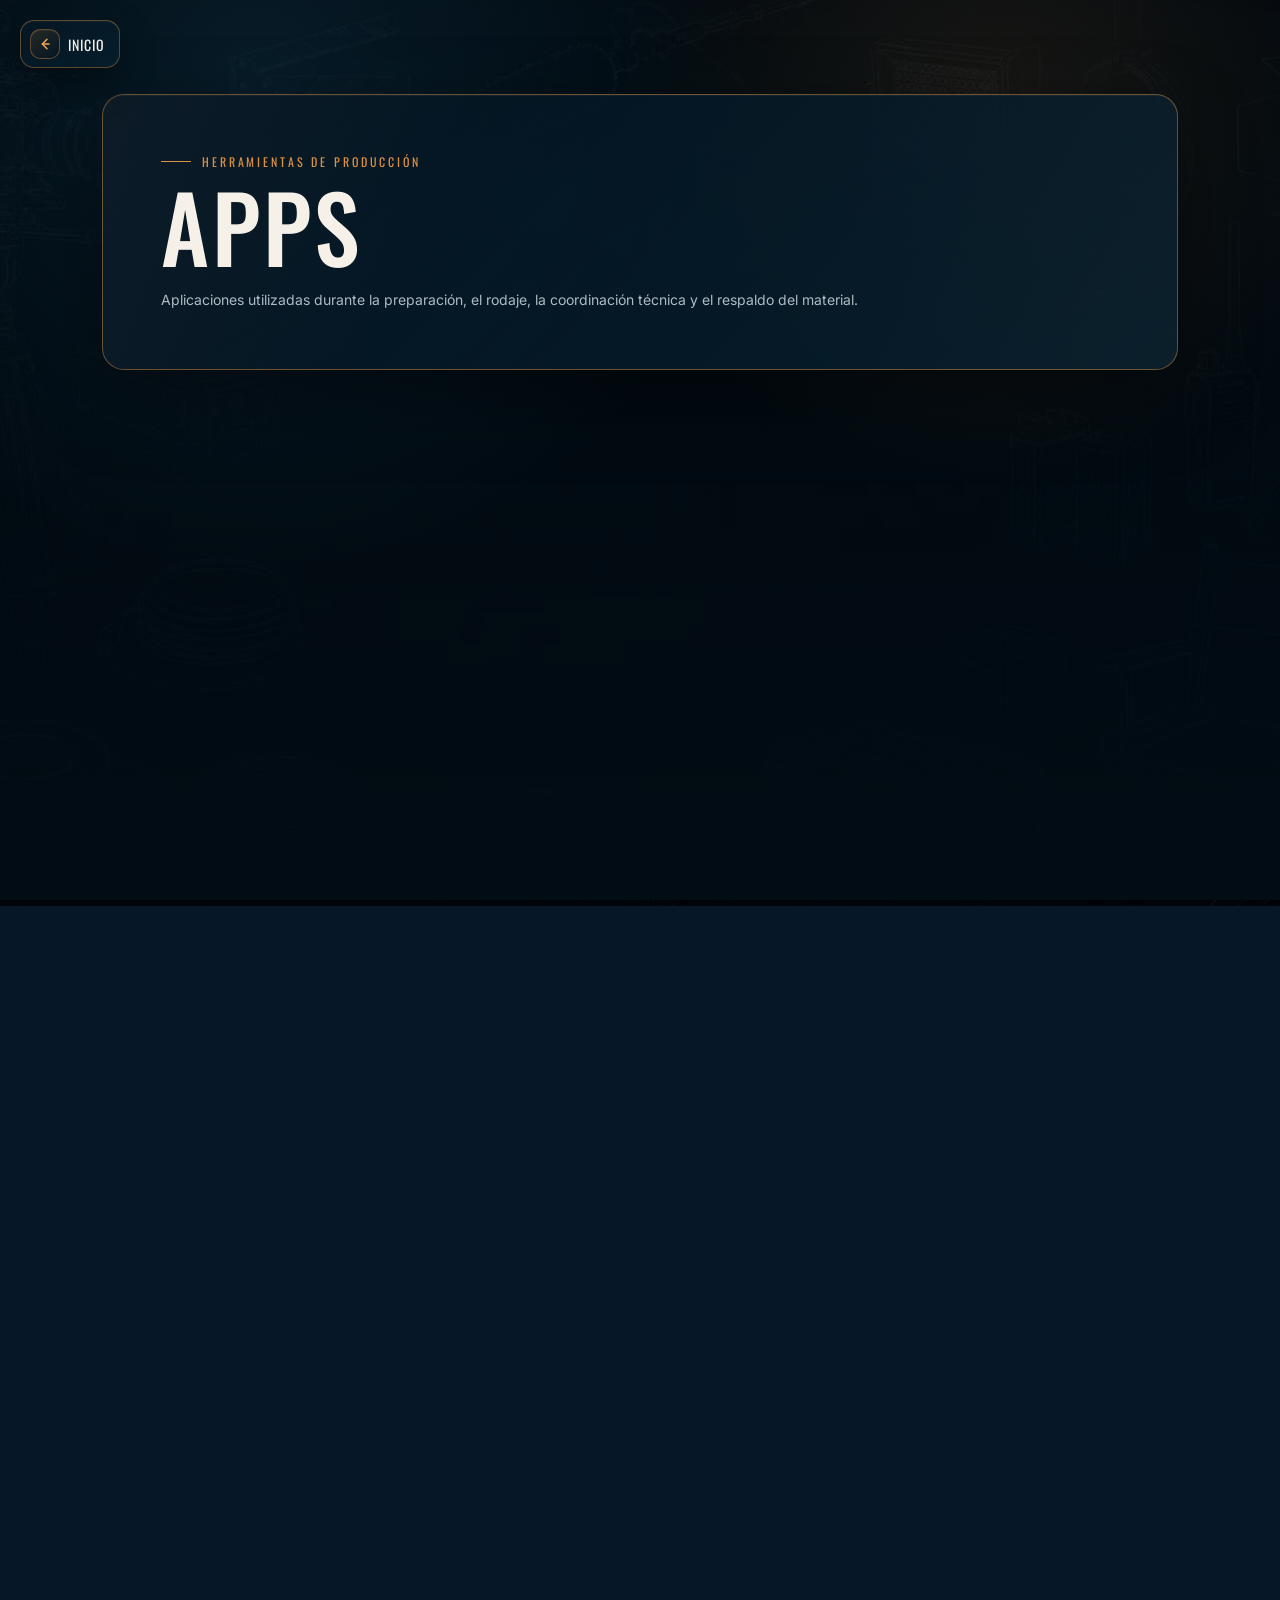
<file: apps/index.html>
<!doctype html>
<html lang="es">
<head>
<meta charset="utf-8">
<meta name="viewport" content="width=device-width,initial-scale=1,viewport-fit=cover">
<meta name="theme-color" content="#061827">
<meta name="color-scheme" content="dark">
<meta name="mobile-web-app-capable" content="yes">
<meta name="apple-mobile-web-app-capable" content="yes">
<meta name="apple-mobile-web-app-status-bar-style" content="black-translucent">
<meta name="apple-mobile-web-app-title" content="Jona Ops">
<meta name="format-detection" content="telephone=no">
<link rel="icon" href="../favicon.svg?v=3" type="image/svg+xml" sizes="any">
<link rel="icon" type="image/png" sizes="32x32" href="../favicon-32x32.png">
<link rel="icon" type="image/png" sizes="16x16" href="../favicon-16x16.png">
<link rel="apple-touch-icon" sizes="180x180" href="../apple-touch-icon.png">
<link rel="icon" type="image/png" sizes="192x192" href="../android-chrome-192x192.png">
<meta name="description" content="Aplicaciones y descargas para la producción de Jona tenía 15 años.">
<link rel="canonical" href="https://jrrguille-bit.github.io/jona-logistica/apps/">
<meta property="og:title" content="Apps — Jona tenía 15 años">
<meta property="og:description" content="Aplicaciones y descargas para la producción de Jona tenía 15 años.">
<meta property="og:type" content="website">
<meta property="og:url" content="https://jrrguille-bit.github.io/jona-logistica/apps/">
<meta property="og:image" content="https://jrrguille-bit.github.io/jona-logistica/social-preview-jona-1200x630.jpg">
<meta property="og:image:secure_url" content="https://jrrguille-bit.github.io/jona-logistica/social-preview-jona-1200x630.jpg">
<meta property="og:image:type" content="image/jpeg">
<meta property="og:image:width" content="1200">
<meta property="og:image:height" content="630">
<meta property="og:image:alt" content="Apps — Jona tenía 15 años">
<meta name="twitter:card" content="summary_large_image">
<meta name="twitter:title" content="Apps — Jona tenía 15 años">
<meta name="twitter:description" content="Aplicaciones y descargas para la producción de Jona tenía 15 años.">
<meta name="twitter:image" content="https://jrrguille-bit.github.io/jona-logistica/social-preview-jona-1200x630.jpg">
<meta name="twitter:image:alt" content="Apps — Jona tenía 15 años">
<title>Apps — Jona tenía 15 años</title>
<link rel="preconnect" href="https://fonts.googleapis.com">
<link rel="preconnect" href="https://fonts.gstatic.com" crossorigin>
<link href="https://fonts.googleapis.com/css2?family=Inter:wght@500;600;700&family=Oswald:wght@400;500;600&display=swap" rel="stylesheet">
<link rel="stylesheet" href="../site-touchup.css?v=20260723-1">
<style>
:root{color-scheme:dark;--bg:#061827;--ink:#f5f0e8;--muted:#aebbc4;--accent:#dc9140;--accent-strong:#f0aa56;--line:rgba(220,145,64,.48);--hair:rgba(255,255,255,.11);--focus:#ffd18f;--shadow:0 24px 68px rgba(0,0,0,.38)}
*{box-sizing:border-box}html{min-height:100%;background:var(--bg)}body{margin:0;min-height:100vh;position:relative;isolation:isolate;overflow-x:hidden;color:var(--ink);font-family:Inter,system-ui,-apple-system,BlinkMacSystemFont,"Segoe UI",sans-serif;background:var(--bg)}
body:before{content:"";position:fixed;inset:0;z-index:0;pointer-events:none;background:url("../assets/site-bg-1600.webp") center/cover no-repeat;filter:contrast(1.08) brightness(.54) saturate(.68);transform:scale(1.012)}body:after{content:"";position:fixed;inset:0;z-index:0;pointer-events:none;background:radial-gradient(circle at 78% 12%,rgba(220,145,64,.10),transparent 30%),radial-gradient(circle at 20% 8%,rgba(31,101,139,.20),transparent 38%),linear-gradient(180deg,rgba(2,13,21,.54),rgba(2,13,21,.94))}
a{color:inherit}.page{position:relative;z-index:1;width:min(1120px,100%);margin:0 auto;padding:94px 22px 48px}.home-link{position:fixed;z-index:20;top:20px;left:20px;display:inline-flex;align-items:center;min-height:44px;padding:10px 16px;border:1px solid var(--line);border-radius:999px;background:rgba(4,20,32,.88);text-decoration:none;font-family:Oswald,Impact,sans-serif;font-size:14px;letter-spacing:.07em;text-transform:uppercase;box-shadow:0 12px 30px rgba(0,0,0,.32)}
.hero{position:relative;overflow:hidden;padding:clamp(30px,5vw,58px);border:1px solid var(--line);border-radius:20px;background:linear-gradient(135deg,rgba(4,19,31,.95),rgba(7,34,51,.78));box-shadow:var(--shadow)}.eyebrow{display:flex;align-items:center;gap:11px;margin:0 0 14px;color:var(--accent);font-family:Oswald,Impact,sans-serif;font-size:12px;letter-spacing:.24em;text-transform:uppercase}.eyebrow:before{content:"";width:30px;height:1px;background:var(--accent)}h1{margin:0;font-family:Oswald,Impact,sans-serif;font-size:clamp(54px,8vw,92px);font-weight:500;line-height:.92;letter-spacing:.035em;text-transform:uppercase}.intro{max-width:720px;margin:19px 0 0;color:var(--muted);font-size:14px;line-height:1.65}
.section{margin-top:32px}.section-heading{display:flex;align-items:end;justify-content:space-between;gap:20px;margin:0 4px 12px}.section-heading h2{margin:0;font-family:Oswald,Impact,sans-serif;font-size:clamp(28px,4vw,38px);font-weight:500;letter-spacing:.04em;text-transform:uppercase}.section-heading p{margin:0;color:var(--muted);font-size:11px;text-align:right;line-height:1.45}.tools-grid{display:grid;grid-template-columns:repeat(2,minmax(0,1fr));gap:14px}
.tool-card{--tool:#6eaee7;position:relative;min-width:0;min-height:245px;padding:22px;overflow:hidden;border:1px solid var(--hair);border-radius:17px;background:linear-gradient(145deg,rgba(5,23,35,.93),rgba(7,31,46,.80));box-shadow:0 17px 44px rgba(0,0,0,.26)}.tool-card:before{content:"";position:absolute;inset:0 auto 0 0;width:3px;background:linear-gradient(180deg,transparent,var(--tool),transparent)}.tool-card.lighting{--tool:#e6a24e}.tool-card.motion{--tool:#a88be8}.tool-card.audio{--tool:#70c59c}.tool-top{position:relative;z-index:1;display:flex;align-items:flex-start;gap:15px}.tool-icon{flex:0 0 auto;width:54px;height:54px;display:grid;place-items:center;border:1px solid var(--tool);border-radius:14px;background:rgba(255,255,255,.025);color:var(--tool)}.tool-icon svg{width:29px;height:29px;fill:none;stroke:currentColor;stroke-width:2;stroke-linecap:round;stroke-linejoin:round}.tool-category{display:block;margin-bottom:6px;color:var(--tool);font-size:9px;font-weight:700;letter-spacing:.15em;text-transform:uppercase}.tool-copy h3{margin:0;font-family:Oswald,Impact,sans-serif;font-size:29px;font-weight:500;line-height:1.05;letter-spacing:.035em;text-transform:uppercase}.tool-description{position:relative;z-index:1;margin:15px 0 0;color:var(--muted);font-size:12px;line-height:1.55}.compatibility{position:relative;z-index:1;margin:12px 0 0;padding-top:12px;border-top:1px solid rgba(255,255,255,.08);color:rgba(245,240,232,.74);font-size:10px;line-height:1.5}.compatibility strong{color:var(--ink)}.store-row{position:relative;z-index:1;display:flex;flex-wrap:wrap;gap:8px;margin-top:17px}.store-button{display:inline-flex;align-items:center;justify-content:center;min-height:38px;padding:9px 13px;border:1px solid rgba(255,255,255,.16);border-radius:999px;background:rgba(2,15,24,.52);text-decoration:none;font-size:10px;font-weight:700;letter-spacing:.06em}.store-button:hover{border-color:var(--tool)}
.app-panel{overflow:hidden;border:1px solid var(--hair);border-radius:18px;background:linear-gradient(145deg,rgba(5,23,35,.93),rgba(7,31,46,.82));box-shadow:0 17px 44px rgba(0,0,0,.28)}.app-header{display:flex;align-items:center;justify-content:space-between;gap:24px;padding:24px;border-bottom:1px solid var(--hair)}.app-identity{display:flex;align-items:center;gap:18px}.app-icon{flex:0 0 auto;width:68px;height:68px;display:grid;place-items:center;border:1px solid rgba(220,145,64,.40);border-radius:16px;background:linear-gradient(145deg,rgba(220,145,64,.15),rgba(4,17,27,.58));color:var(--accent-strong)}.app-icon svg{width:39px;height:39px;fill:none;stroke:currentColor;stroke-width:2;stroke-linecap:round;stroke-linejoin:round}.app-label{display:block;margin-bottom:5px;color:var(--accent);font-size:9px;font-weight:700;letter-spacing:.16em;text-transform:uppercase}.app-copy h3{margin:0;font-family:Oswald,Impact,sans-serif;font-size:34px;font-weight:500;letter-spacing:.045em;text-transform:uppercase}.app-copy p{margin:7px 0 0;color:var(--muted);font-size:12px;line-height:1.5}.status{flex:0 0 auto;padding:7px 10px;border:1px solid rgba(110,194,154,.38);border-radius:999px;background:rgba(110,194,154,.09);color:#78d2aa;font-size:9px;font-weight:700;letter-spacing:.14em;text-transform:uppercase}.downloads{display:grid;grid-template-columns:repeat(2,minmax(0,1fr));gap:14px;padding:20px}.download-card{--platform:#6eaee7;position:relative;min-height:132px;padding:20px 52px 20px 20px;display:grid;grid-template-columns:52px minmax(0,1fr);align-items:center;gap:15px;border:1px solid var(--hair);border-radius:14px;background:rgba(3,17,27,.45);text-decoration:none}.download-card.linux{--platform:#e1a45f}.download-card:hover{border-color:var(--platform)}.platform-icon{width:50px;height:50px;display:grid;place-items:center;border:1px solid var(--platform);border-radius:13px;color:var(--platform)}.platform-icon svg{width:28px;height:28px;fill:none;stroke:currentColor;stroke-width:2;stroke-linecap:round;stroke-linejoin:round}.platform-copy span{display:block;color:var(--platform);font-size:9px;font-weight:700;letter-spacing:.14em;text-transform:uppercase}.platform-copy strong{display:block;margin-top:5px;font-family:Oswald,Impact,sans-serif;font-size:27px;font-weight:500;letter-spacing:.04em;text-transform:uppercase}.platform-copy small{display:block;margin-top:6px;color:var(--muted);font-size:10px;line-height:1.4}.app-footer{padding:16px 20px;border-top:1px solid var(--hair);color:var(--muted);font-size:10px;line-height:1.45}
.page-meta{display:flex;align-items:center;justify-content:center;gap:9px;margin:22px 4px 0;color:rgba(245,240,232,.58);font-size:10px;font-weight:600;letter-spacing:.055em;line-height:1.45;text-align:center;text-transform:uppercase}.page-meta:before{content:"";width:7px;height:7px;border-radius:50%;background:var(--accent);box-shadow:0 0 0 4px rgba(220,145,64,.09)}.site-footer{margin:30px 4px 0;padding:20px 16px 0;border-top:1px solid var(--hair);color:rgba(245,240,232,.66);text-align:center}.copyright{margin:0;font-family:Oswald,Impact,sans-serif;font-size:10px;letter-spacing:.15em;text-transform:uppercase}.producer{margin:9px 0 0;display:flex;align-items:center;justify-content:center;gap:8px;font-size:11px}.instagram-link{width:28px;height:28px;display:inline-grid;place-items:center;border:1px solid rgba(220,145,64,.42);border-radius:50%;color:var(--accent-strong)}.instagram-link svg{width:15px;height:15px;fill:none;stroke:currentColor;stroke-width:2}
@media(max-width:760px){.page{padding:80px 15px 38px}.home-link{top:12px;left:12px}.hero{padding:29px 22px;border-radius:16px}.section-heading p{display:none}.tools-grid,.downloads{grid-template-columns:1fr}.tool-card{min-height:0;padding:18px}.store-button{flex:1 1 128px}.app-header{align-items:flex-start;padding:20px}.app-icon{width:58px;height:58px}.status{display:none}.downloads{padding:14px}.producer{flex-wrap:wrap}}
</style>
<link rel="manifest" href="../manifest.webmanifest">
<script defer src="../offline.js?v=3"></script>
</head>
<body>
<a class="home-link" href="../" aria-label="Volver al inicio"><span class="home-icon" aria-hidden="true"><svg viewBox="0 0 24 24"><path d="M15 5l-7 7 7 7"></path><path d="M8 12h10"></path></svg></span><span>Inicio</span></a>
<main id="main-content" class="page">
<header class="hero"><p class="eyebrow">Herramientas de producción</p><h1>Apps</h1><p class="intro">Aplicaciones utilizadas durante la preparación, el rodaje, la coordinación técnica y el respaldo del material.</p></header>
<section class="section" aria-labelledby="production-title"><header class="section-heading"><h2 id="production-title">Apps de producción</h2><p>Control técnico de los equipos<br>utilizados en el rodaje.</p></header><div class="tools-grid">
<article class="tool-card"><div class="tool-top"><span class="tool-icon"><svg viewBox="0 0 32 32"><rect x="4" y="7" width="24" height="18" rx="3"></rect><path d="M9 21l5-5 4 4 3-3 3 4"></path><circle cx="22" cy="12" r="2"></circle></svg></span><div class="tool-copy"><span class="tool-category">Monitoreo inalámbrico</span><h3>HollyView</h3></div></div><p class="tool-description">Monitoreo en tiempo real, análisis de imagen, grabación y diagnóstico.</p><p class="compatibility"><strong>Equipo:</strong> Hollyland Mars 4K.</p><div class="store-row"><a class="store-button" href="https://apps.apple.com/uy/app/hollyview/id1460631425" target="_blank" rel="noopener noreferrer">iOS</a><a class="store-button" href="https://play.google.com/store/apps/details?id=com.hollyview" target="_blank" rel="noopener noreferrer">Android</a></div></article>
<article class="tool-card lighting"><div class="tool-top"><span class="tool-icon"><svg viewBox="0 0 32 32"><circle cx="16" cy="14" r="7"></circle><path d="M12 22h8M13 26h6M16 2v3M5 14H2M30 14h-3M7 5l2 2M25 5l-2 2"></path></svg></span><div class="tool-copy"><span class="tool-category">Iluminación</span><h3>Sidus Link</h3></div></div><p class="tool-description">Control de intensidad, temperatura de color, HSI, efectos y grupos de luces.</p><p class="compatibility"><strong>Equipos:</strong> luces Aputure compatibles.</p><div class="store-row"><a class="store-button" href="https://apps.apple.com/ar/app/sidus-link/id1471951977" target="_blank" rel="noopener noreferrer">iOS</a><a class="store-button" href="https://play.google.com/store/apps/details?id=creativity.intelligence.application.sidus.link" target="_blank" rel="noopener noreferrer">Android</a></div></article>
<article class="tool-card motion"><div class="tool-top"><span class="tool-icon"><svg viewBox="0 0 32 32"><path d="M9 4h14v8H9zM16 12v6M9 18h14M11 18l-4 10M21 18l4 10M16 18v10"></path></svg></span><div class="tool-copy"><span class="tool-category">Estabilización</span><h3>DJI Ronin</h3></div></div><p class="tool-description">Calibración, Auto Tune, motores, SmoothTrack, control remoto y diagnóstico.</p><p class="compatibility"><strong>Equipo:</strong> DJI RS 4 Pro.</p><div class="store-row"><a class="store-button" href="https://apps.apple.com/es/app/dji-ronin/id1282848185" target="_blank" rel="noopener noreferrer">iOS</a><a class="store-button" href="https://www.dji.com/downloads/djiapp/dji-ronin" target="_blank" rel="noopener noreferrer">Android oficial</a></div></article>
<article class="tool-card audio"><div class="tool-top"><span class="tool-icon"><svg viewBox="0 0 32 32"><rect x="9" y="3" width="14" height="20" rx="3"></rect><path d="M13 8h6M13 12h6M13 16h6M16 23v6M11 29h10"></path></svg></span><div class="tool-copy"><span class="tool-category">Sonido</span><h3>Wingman</h3></div></div><p class="tool-description">Medidores, grabación, metadata, armado de pistas y reportes de sonido.</p><p class="compatibility"><strong>Equipo:</strong> Sound Devices MixPre-3 II.</p><div class="store-row"><a class="store-button" href="https://apps.apple.com/uy/app/sound-devices-wingman/id1137249438" target="_blank" rel="noopener noreferrer">iOS</a><a class="store-button" href="https://play.google.com/store/apps/details?id=com.sounddevices.Wingman" target="_blank" rel="noopener noreferrer">Android</a></div></article>
<article class="tool-card audio"><div class="tool-top"><span class="tool-icon"><svg viewBox="0 0 32 32"><path d="M5 17h3l2-7 4 14 4-18 4 14 2-7 3 4"></path><path d="M5 27h22"></path></svg></span><div class="tool-copy"><span class="tool-category">Grabadoras Zoom</span><h3>Handy Control &amp; Sync</h3></div></div><p class="tool-description">Control simultáneo, niveles, batería, tiempo restante y sincronización.</p><p class="compatibility"><strong>Equipo:</strong> Zoom H4essential. Requiere BTA-1.</p><div class="store-row"><a class="store-button" href="https://apps.apple.com/es/app/zoom-handy-control-sync/id6514314269" target="_blank" rel="noopener noreferrer">iOS</a><a class="store-button" href="https://play.google.com/store/apps/details?id=com.zoom.handycontrol" target="_blank" rel="noopener noreferrer">Android</a></div></article>
<article class="tool-card audio"><div class="tool-top"><span class="tool-icon"><svg viewBox="0 0 32 32"><rect x="6" y="5" width="20" height="22" rx="4"></rect><circle cx="16" cy="16" r="5"></circle><path d="M16 11v5l3 2"></path></svg></span><div class="tool-copy"><span class="tool-category">Control dedicado</span><h3>H4essential Control</h3></div></div><p class="tool-description">Control remoto dedicado, parámetros, formas de onda, batería y tiempo disponible.</p><p class="compatibility"><strong>Equipo:</strong> Zoom H4essential. Requiere BTA-1.</p><div class="store-row"><a class="store-button" href="https://apps.apple.com/uy/app/h4essential-control/id6467176781" target="_blank" rel="noopener noreferrer">iOS</a></div></article>
</div></section>
<section class="section" aria-labelledby="other-apps-title"><header class="section-heading"><h2 id="other-apps-title">Otras apps</h2><p>Herramientas desarrolladas<br>para el flujo de producción.</p></header><article class="app-panel"><header class="app-header"><div class="app-identity"><span class="app-icon"><svg viewBox="0 0 48 48"><path d="M24 7l17 30H7z"></path><circle cx="24" cy="17" r="3"></circle><circle cx="15" cy="33" r="3"></circle><circle cx="33" cy="33" r="3"></circle><path d="M24 20v8M18 32l4-3M30 32l-4-3"></path></svg></span><div class="app-copy"><span class="app-label">Triángulo Dorado X/A/B</span><h3>MENELAO</h3><p>Copia una fuente a dos destinos independientes y verifica las tres ubicaciones mediante hashes SHA-256.</p></div></div><span class="status">Descarga pública</span></header><div class="downloads"><a class="download-card" href="downloads/MENELAO-windows-x86_64.zip?v=20260723" target="_blank" rel="noopener noreferrer"><span class="platform-icon"><svg viewBox="0 0 32 32"><path d="M4 7l11-2v11H4zM17 5l11-2v13H17zM4 18h11v11L4 27zM17 18h11v13l-11-2z"></path></svg></span><span class="platform-copy"><span>Descargar ZIP</span><strong>Windows</strong><small>MENELAO para equipos x86-64.</small></span></a><a class="download-card linux" href="downloads/MENELAO-linux-x86_64.zip?v=20260723" target="_blank" rel="noopener noreferrer"><span class="platform-icon"><svg viewBox="0 0 32 32"><path d="M16 4c-4 0-7 4-7 10 0 3-2 5-3 8-1 3 2 6 5 4 2 2 8 2 10 0 3 2 6-1 5-4-1-3-3-5-3-8 0-6-3-10-7-10z"></path><path d="M12 15h.01M20 15h.01M13 20c2 2 4 2 6 0"></path></svg></span><span class="platform-copy"><span>Descargar ZIP</span><strong>Linux</strong><small>MENELAO para equipos x86-64.</small></span></a></div><footer class="app-footer">Descargas públicas servidas directamente desde el sitio de producción.</footer></article></section>
<p class="page-meta"><span>Actualizado 23/07/2026 · Responsable: Producción técnica</span></p>
<footer class="site-footer"><p class="copyright">© 2026 Guillermo Barbeito · Todos los derechos reservados</p><p class="producer"><span>Una producción de <strong>Mala Hierba Producciones</strong></span><a class="instagram-link" href="https://www.instagram.com/hierbamalafilms?igsh=MTh5YXJkYjIzYWty" target="_blank" rel="noopener noreferrer" aria-label="Instagram de Mala Hierba Producciones"><svg viewBox="0 0 24 24"><rect x="3" y="3" width="18" height="18" rx="5"></rect><circle cx="12" cy="12" r="4"></circle><circle cx="17.5" cy="6.5" r="1"></circle></svg></a></p></footer>
</main>
</body>
</html>
</file>
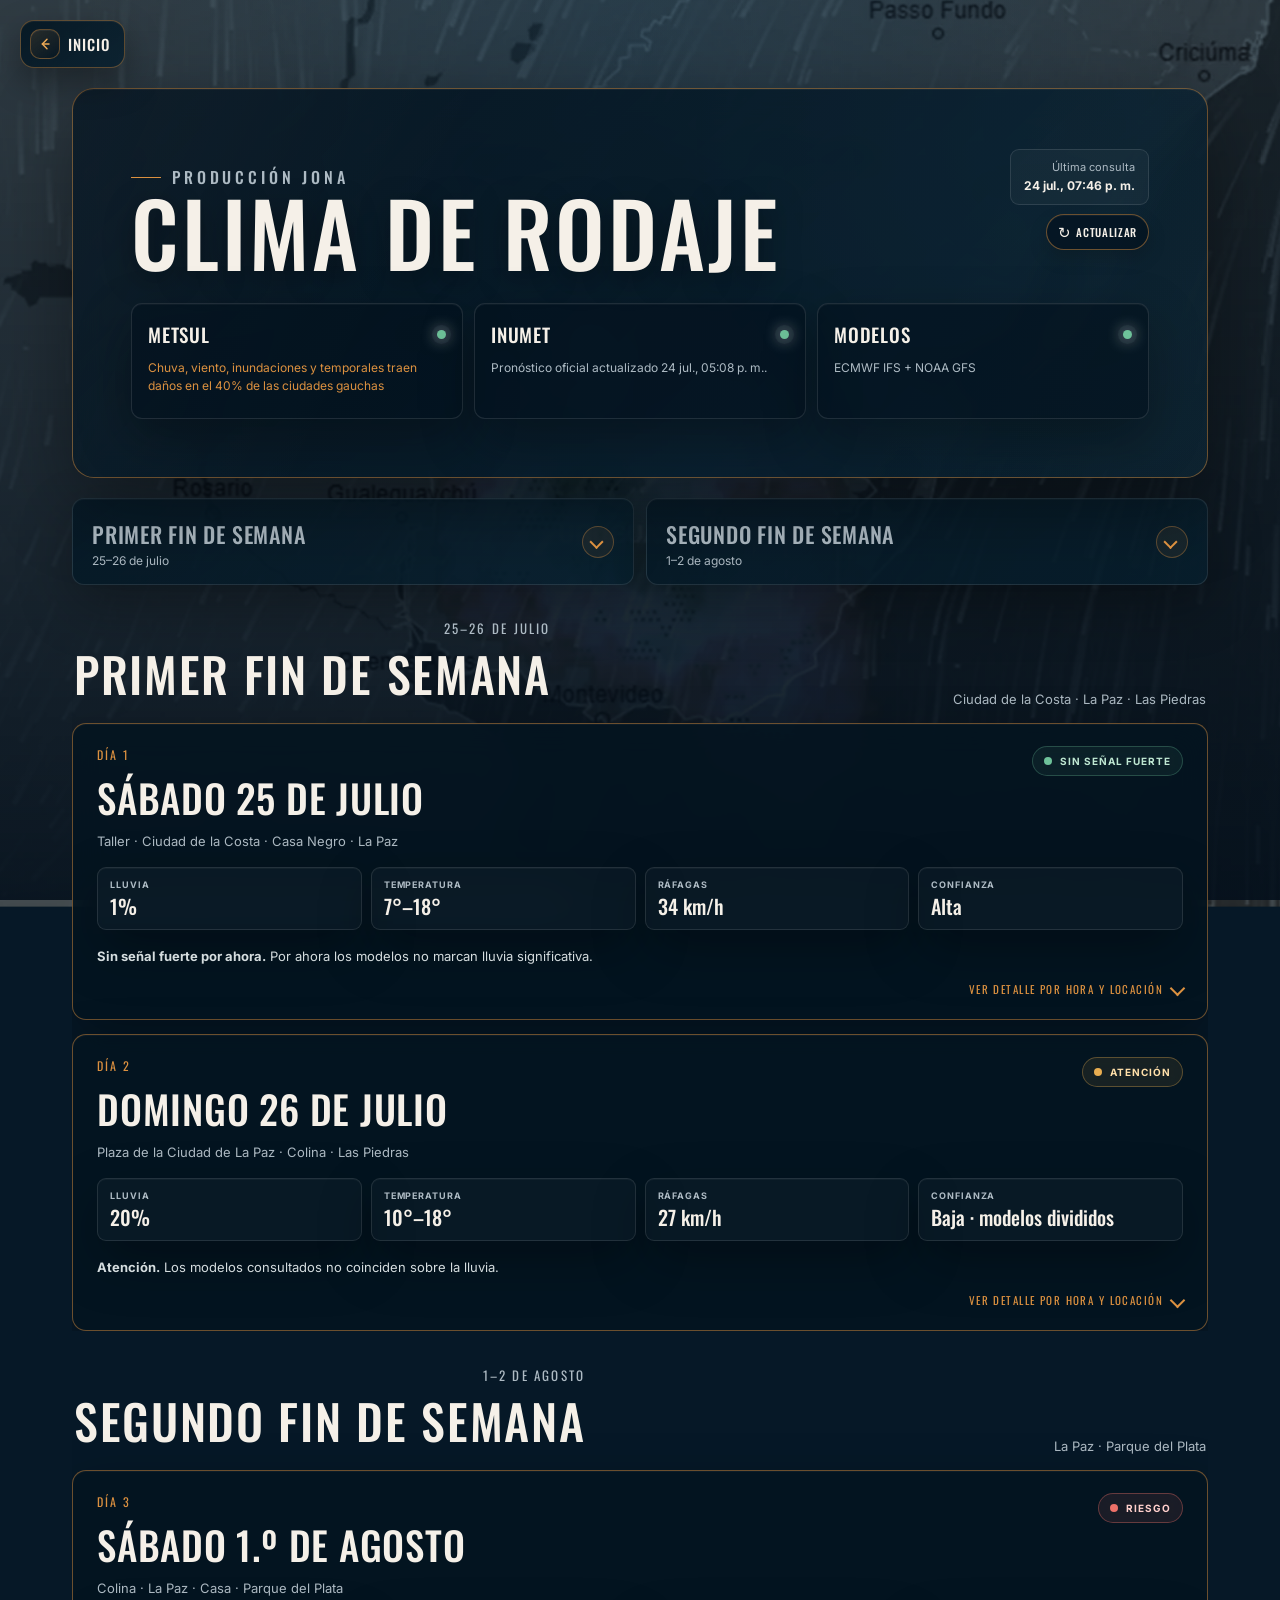
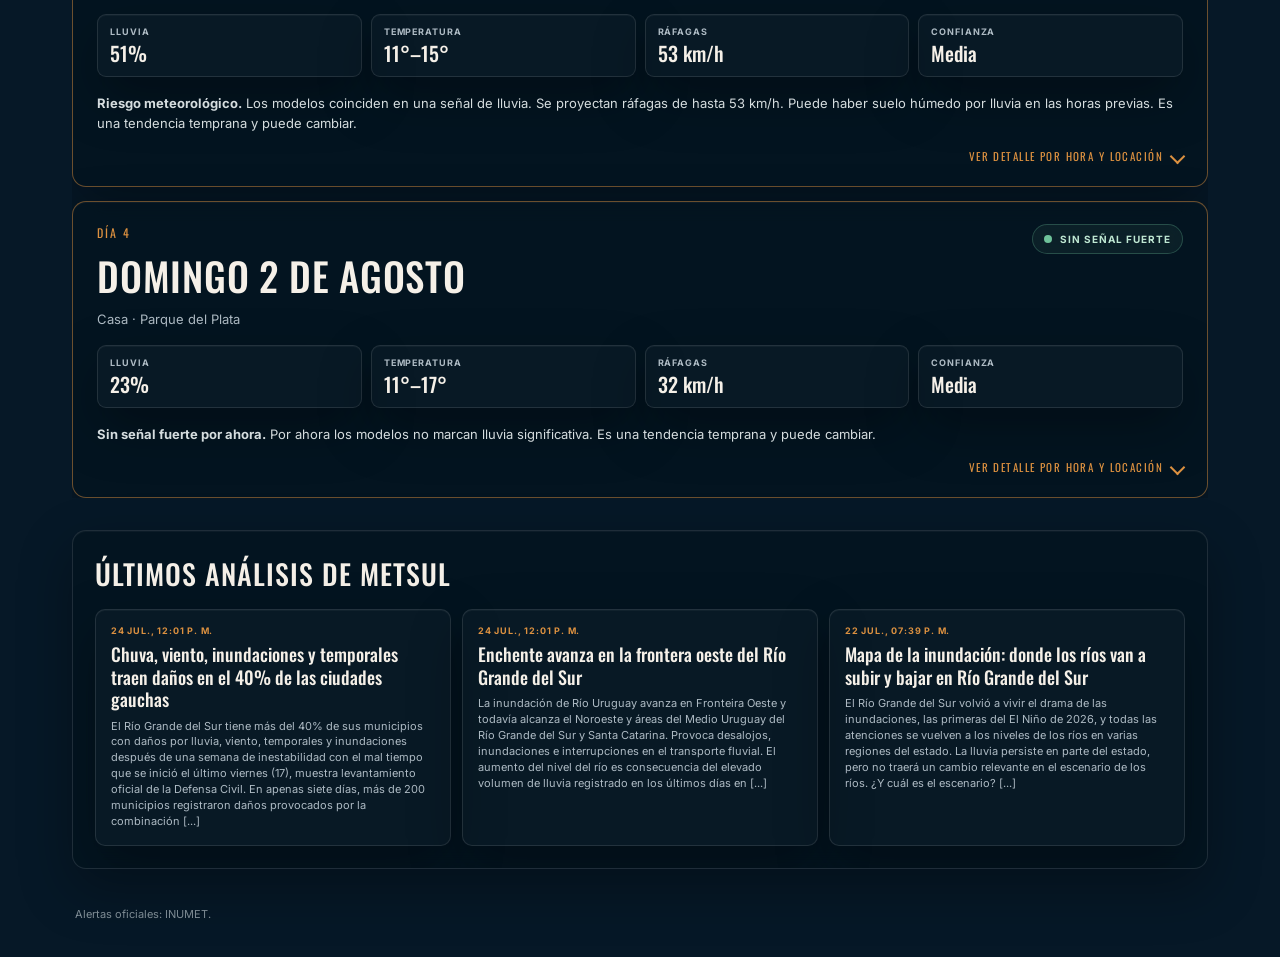
<file: clima/index.html>
<!doctype html>
<html lang="es">
<head>
<meta charset="utf-8">
<meta name="viewport" content="width=device-width,initial-scale=1,viewport-fit=cover">
<meta name="theme-color" content="#061827">
<meta name="color-scheme" content="dark">
<meta name="mobile-web-app-capable" content="yes">
<meta name="apple-mobile-web-app-capable" content="yes">
<meta name="apple-mobile-web-app-status-bar-style" content="black-translucent">
<meta name="apple-mobile-web-app-title" content="Jona Ops">
<meta name="format-detection" content="telephone=no">
<link rel="icon" href="../favicon.svg?v=3" type="image/svg+xml" sizes="any">
<link rel="icon" type="image/png" sizes="32x32" href="../favicon-32x32.png">
<link rel="icon" type="image/png" sizes="16x16" href="../favicon-16x16.png">
<link rel="apple-touch-icon" sizes="180x180" href="../apple-touch-icon.png">
<link rel="icon" type="image/png" sizes="192x192" href="../android-chrome-192x192.png">
<meta name="description" content="Pronóstico del rodaje de Jona por jornada y bloque horario, con MetSul, INUMET y comparación de los modelos ECMWF y GFS.">
<link rel="canonical" href="https://jrrguille-bit.github.io/jona-logistica/clima/">
<meta property="og:title" content="Clima de rodaje — Jona Logística">
<meta property="og:description" content="Pronóstico multi-fuente para las cuatro jornadas de rodaje de Jona.">
<meta property="og:type" content="website">
<meta property="og:url" content="https://jrrguille-bit.github.io/jona-logistica/clima/">
<meta property="og:image" content="https://jrrguille-bit.github.io/jona-logistica/social-preview-jona-1200x630.jpg">
<meta property="og:image:secure_url" content="https://jrrguille-bit.github.io/jona-logistica/social-preview-jona-1200x630.jpg">
<meta property="og:image:type" content="image/jpeg">
<meta property="og:image:width" content="1200">
<meta property="og:image:height" content="630">
<meta property="og:image:alt" content="Clima de rodaje — Jona Logística">
<meta name="twitter:card" content="summary_large_image">
<meta name="twitter:title" content="Clima de rodaje — Jona Logística">
<meta name="twitter:description" content="Pronóstico del rodaje de Jona por jornada y bloque horario, con MetSul, INUMET y comparación de los modelos ECMWF y GFS.">
<meta name="twitter:image" content="https://jrrguille-bit.github.io/jona-logistica/social-preview-jona-1200x630.jpg">
<meta name="twitter:image:alt" content="Clima de rodaje — Jona Logística">
<title>Clima de rodaje — Jona Logística</title>
<link rel="preconnect" href="https://fonts.googleapis.com">
<link rel="preconnect" href="https://fonts.gstatic.com" crossorigin>
<link href="https://fonts.googleapis.com/css2?family=Inter:wght@500;600;700&family=Oswald:wght@400;500;600&display=swap" rel="stylesheet">
<style>
:root{
  color-scheme:dark;
  --bg:#061827;
  --ink:#f5f0e8;
  --muted:#aebbc4;
  --accent:#dc9140;
  --accent-strong:#f0aa56;
  --blue:#4ba3d5;
  --line:rgba(220,145,64,.48);
  --hair:rgba(255,255,255,.11);
  --panel:rgba(4,20,32,.86);
  --panel-2:rgba(7,29,44,.91);
  --good:#6ec29a;
  --warning:#e8ad51;
  --danger:#ed7169;
  --unknown:#8da0ad;
  --focus:#ffd18f;
  --shadow:0 22px 65px rgba(0,0,0,.34);
}
*{box-sizing:border-box}
html{min-height:100%;scroll-behavior:smooth;background:var(--bg)}
body{
  margin:0;
  min-height:100vh;
  position:relative;
  isolation:isolate;
  overflow-x:hidden;
  color:var(--ink);
  font-family:Inter,system-ui,-apple-system,BlinkMacSystemFont,"Segoe UI",sans-serif;
  background:var(--bg);
}
body:before{
  content:"";
  position:fixed;
  inset:0;
  z-index:0;
  pointer-events:none;
  background:url("../assets/weather-bg-1600.webp") center/cover no-repeat;
  filter:grayscale(.75) sepia(.22) hue-rotate(154deg) saturate(1.8) contrast(1.08) brightness(.48);
  transform:scale(1.015);
}
body:after{
  content:"";
  position:fixed;
  inset:0;
  z-index:0;
  pointer-events:none;
  background:
    linear-gradient(180deg,rgba(3,20,34,.34),rgba(3,15,27,.89)),
    radial-gradient(circle at 50% 5%,rgba(20,88,132,.22),transparent 52%);
}
a{color:inherit}
.page{position:relative;z-index:1;width:min(1180px,100%);margin:0 auto;padding:88px 22px 34px}
.home-link{
  position:fixed;
  z-index:20;
  top:20px;
  left:20px;
  display:inline-flex;
  align-items:center;
  gap:9px;
  min-height:44px;
  padding:10px 16px;
  border:1px solid var(--line);
  border-radius:999px;
  background:rgba(4,20,32,.88);
  color:var(--ink);
  text-decoration:none;
  font-family:Oswald,Impact,sans-serif;
  font-size:15px;
  font-weight:500;
  letter-spacing:.07em;
  text-transform:uppercase;
  box-shadow:0 12px 30px rgba(0,0,0,.25);
  backdrop-filter:blur(14px);
  transition:transform .18s ease,border-color .18s ease;
}
.home-link:hover{transform:translateY(-2px);border-color:var(--accent-strong)}
.home-link:focus-visible,.weekend-link:focus-visible,.article-link:focus-visible,.update-button:focus-visible,.update-link:focus-visible,summary:focus-visible{
  outline:3px solid var(--focus);
  outline-offset:3px;
}
.hero{
  padding:clamp(28px,5vw,58px);
  border:1px solid var(--line);
  border-radius:16px;
  background:
    linear-gradient(135deg,rgba(4,19,31,.94),rgba(7,34,51,.78)),
    radial-gradient(circle at 86% 10%,rgba(75,163,213,.13),transparent 38%);
  box-shadow:var(--shadow);
  backdrop-filter:blur(14px);
}
.hero-top{display:flex;align-items:flex-end;justify-content:space-between;gap:24px}
.eyebrow{
  display:flex;
  align-items:center;
  gap:11px;
  margin:0 0 14px;
  color:var(--accent);
  font-family:Oswald,Impact,sans-serif;
  font-size:13px;
  font-weight:500;
  letter-spacing:.24em;
  text-transform:uppercase;
}
.eyebrow:before{content:"";width:30px;height:1px;background:var(--accent)}
h1{
  margin:0;
  max-width:820px;
  font-family:Oswald,Impact,"Arial Narrow",sans-serif;
  font-size:clamp(52px,8vw,88px);
  font-weight:500;
  line-height:.95;
  letter-spacing:.035em;
  text-transform:uppercase;
  text-shadow:0 8px 30px rgba(0,0,0,.38);
}
.hero-copy>p{max-width:760px;margin:18px 0 0;color:var(--muted);font-size:16px;line-height:1.55}
.updated{
  flex:0 0 auto;
  padding:10px 13px;
  border:1px solid var(--hair);
  border-radius:9px;
  background:rgba(255,255,255,.035);
  color:var(--muted);
  font-size:11px;
  line-height:1.4;
  text-align:right;
}
.updated strong{display:block;margin-top:2px;color:var(--ink);font-size:12px}
.update-panel{flex:0 0 auto;display:grid;justify-items:end;gap:9px}
.update-actions{display:flex;align-items:center;justify-content:flex-end;gap:8px;flex-wrap:wrap}
.update-button,.update-link{
  min-height:36px;
  padding:8px 11px;
  border:1px solid var(--line);
  border-radius:999px;
  background:rgba(4,20,32,.78);
  color:var(--ink);
  font-family:Oswald,Impact,sans-serif;
  font-size:11px;
  font-weight:500;
  letter-spacing:.06em;
  line-height:1;
  text-transform:uppercase;
  text-decoration:none;
  transition:transform .18s ease,border-color .18s ease,background .18s ease;
}
.update-button{appearance:none;cursor:pointer}
.update-button:hover:not(:disabled),.update-link:hover{transform:translateY(-2px);border-color:var(--accent-strong);background:rgba(10,39,56,.9)}
.update-button:disabled{cursor:wait;opacity:.72}
.refresh-icon{display:inline-block;margin-right:5px;font-size:15px;line-height:0;vertical-align:-1px}
.update-button.loading .refresh-icon{animation:spin .8s linear infinite}
.refresh-status{min-height:14px;margin:0;color:var(--muted);font-size:10px;line-height:1.35;text-align:right}
@keyframes spin{to{transform:rotate(360deg)}}
.source-grid{display:grid;grid-template-columns:repeat(3,minmax(0,1fr));gap:11px;margin-top:30px}
.source-card{
  min-height:116px;
  padding:16px;
  border:1px solid var(--hair);
  border-radius:11px;
  background:rgba(3,17,28,.58);
}
.source-head{display:flex;align-items:center;justify-content:space-between;gap:10px;margin-bottom:11px}
.source-name{font-family:Oswald,Impact,sans-serif;font-size:19px;font-weight:500;letter-spacing:.04em;text-transform:uppercase}
.source-status{width:9px;height:9px;border-radius:50%;background:var(--unknown);box-shadow:0 0 0 4px rgba(141,160,173,.08)}
.source-status.ok{background:var(--good);box-shadow:0 0 0 4px rgba(110,194,154,.09)}
.source-status.partial,.source-status.stale{background:var(--warning);box-shadow:0 0 0 4px rgba(232,173,81,.09)}
.source-status.error{background:var(--danger);box-shadow:0 0 0 4px rgba(237,113,105,.09)}
.source-card p{margin:0;color:var(--muted);font-size:12px;line-height:1.5}
.source-card a{color:var(--accent);text-decoration:none}
.source-card a:hover{color:var(--accent-strong)}
.alert-box{
  display:none;
  margin:16px 0 0;
  padding:15px 17px;
  border:1px solid rgba(237,113,105,.5);
  border-radius:11px;
  background:rgba(100,25,26,.3);
  color:#ffd6d2;
  font-size:14px;
  line-height:1.45;
}
.alert-box.active{display:block}
.alert-box a{font-weight:700;color:#fff}
.weekend-nav{display:grid;grid-template-columns:repeat(2,minmax(0,1fr));gap:12px;margin:20px 0}
.weekend-link{
  display:flex;
  align-items:center;
  justify-content:space-between;
  gap:18px;
  min-height:78px;
  padding:16px 19px;
  border:1px solid var(--hair);
  border-radius:12px;
  background:linear-gradient(145deg,rgba(6,25,38,.91),rgba(7,32,47,.78));
  text-decoration:none;
  box-shadow:0 12px 32px rgba(0,0,0,.18);
  transition:transform .18s ease,border-color .18s ease;
}
.weekend-link:hover{transform:translateY(-2px);border-color:var(--line)}
.weekend-link strong{display:block;font-family:Oswald,Impact,sans-serif;font-size:22px;font-weight:500;letter-spacing:.035em;text-transform:uppercase}
.weekend-link span{display:block;margin-top:3px;color:var(--muted);font-size:12px}
.weekend-link i{width:12px;height:12px;border-right:2px solid var(--accent);border-bottom:2px solid var(--accent);transform:rotate(45deg);margin-right:4px}
.weekend{scroll-margin-top:22px;margin:34px 0 0}
.weekend-heading{display:flex;align-items:end;justify-content:space-between;gap:20px;margin:0 2px 14px}
.weekend-kicker{margin:0 0 4px;color:var(--accent);font-family:Oswald,Impact,sans-serif;font-size:12px;letter-spacing:.17em;text-transform:uppercase}
.weekend-heading h2{margin:0;font-family:Oswald,Impact,sans-serif;font-size:clamp(33px,5vw,48px);font-weight:500;letter-spacing:.035em;text-transform:uppercase}
.weekend-heading p{margin:0;color:var(--muted);font-size:13px;text-align:right;line-height:1.45}
.days{display:grid;gap:14px}
.day-card{
  border:1px solid var(--line);
  border-radius:14px;
  background:var(--panel);
  box-shadow:var(--shadow);
  overflow:hidden;
  backdrop-filter:blur(16px);
}
.day-card[open]{border-color:rgba(220,145,64,.72)}
.day-card>summary{list-style:none;cursor:pointer;padding:0}
.day-card>summary::-webkit-details-marker{display:none}
.day-summary{padding:22px 24px}
.day-title-row{display:flex;align-items:start;justify-content:space-between;gap:20px}
.day-number{margin:0 0 5px;color:var(--accent);font-family:Oswald,Impact,sans-serif;font-size:12px;letter-spacing:.17em;text-transform:uppercase}
.day-title{margin:0;font-family:Oswald,Impact,sans-serif;font-size:clamp(29px,4vw,39px);font-weight:500;letter-spacing:.02em;text-transform:uppercase}
.day-locations{margin:7px 0 0;color:var(--muted);font-size:13px}
.risk{
  flex:0 0 auto;
  display:inline-flex;
  align-items:center;
  gap:8px;
  padding:8px 11px;
  border:1px solid var(--hair);
  border-radius:999px;
  font-size:10px;
  font-weight:700;
  letter-spacing:.1em;
  text-transform:uppercase;
}
.risk:before{content:"";width:8px;height:8px;border-radius:50%;background:var(--unknown)}
.risk.good{color:#bfe8d3;border-color:rgba(110,194,154,.28);background:rgba(110,194,154,.08)}
.risk.good:before{background:var(--good)}
.risk.warning{color:#ffe0aa;border-color:rgba(232,173,81,.33);background:rgba(232,173,81,.09)}
.risk.warning:before{background:var(--warning)}
.risk.danger{color:#ffd0cc;border-color:rgba(237,113,105,.36);background:rgba(237,113,105,.1)}
.risk.danger:before{background:var(--danger)}
.metrics{display:grid;grid-template-columns:repeat(4,minmax(0,1fr));gap:9px;margin-top:18px}
.metric{padding:11px 12px;border:1px solid var(--hair);border-radius:9px;background:rgba(255,255,255,.025)}
.metric-label{display:block;margin-bottom:5px;color:var(--muted);font-size:9px;font-weight:700;letter-spacing:.1em;text-transform:uppercase}
.metric-value{display:block;font-family:Oswald,Impact,sans-serif;font-size:20px;font-weight:500;line-height:1.15}
.day-message{margin:16px 0 0;color:#d5dddf;font-size:13px;line-height:1.55}
.open-label{display:flex;align-items:center;justify-content:flex-end;gap:9px;margin-top:15px;color:var(--accent);font-family:Oswald,Impact,sans-serif;font-size:11px;letter-spacing:.13em;text-transform:uppercase}
.open-label:after{content:"";width:9px;height:9px;border-right:2px solid currentColor;border-bottom:2px solid currentColor;transform:rotate(45deg);transition:transform .18s ease}
.day-card[open] .open-label:after{transform:rotate(225deg) translate(-2px,-2px)}
.day-detail{padding:22px 24px 25px;border-top:1px solid var(--hair);background:rgba(3,16,26,.46)}
.source-notes{display:grid;grid-template-columns:repeat(2,minmax(0,1fr));gap:11px;margin-bottom:20px}
.source-note{padding:16px;border:1px solid var(--hair);border-radius:10px;background:rgba(255,255,255,.025)}
.source-note h3{margin:0 0 9px;font-family:Oswald,Impact,sans-serif;font-size:18px;font-weight:500;letter-spacing:.04em;text-transform:uppercase}
.source-note p,.source-note li{color:var(--muted);font-size:12px;line-height:1.55}
.source-note p{margin:0}
.source-note ul{margin:8px 0 0;padding-left:18px}
.source-note a{color:var(--accent);text-decoration:none}
.section-title{margin:24px 0 11px;font-family:Oswald,Impact,sans-serif;font-size:23px;font-weight:500;letter-spacing:.04em;text-transform:uppercase}
.model-table{width:100%;border-collapse:collapse;border:1px solid var(--hair);border-radius:10px;overflow:hidden}
.model-table th,.model-table td{padding:12px 13px;border-bottom:1px solid var(--hair);font-size:12px;text-align:left}
.model-table th{background:rgba(8,31,45,.88);color:var(--accent);font-family:Oswald,Impact,sans-serif;font-weight:500;letter-spacing:.09em;text-transform:uppercase}
.model-table td{color:var(--muted);background:rgba(255,255,255,.018)}
.model-table td:first-child{color:var(--ink);font-weight:700}
.model-table tr:last-child td{border-bottom:none}
.model-unavailable{color:var(--unknown);font-style:italic}
.blocks{display:grid;gap:11px}
.block{
  display:grid;
  grid-template-columns:150px minmax(0,1fr) auto;
  gap:18px;
  align-items:start;
  padding:17px;
  border:1px solid var(--hair);
  border-radius:11px;
  background:linear-gradient(145deg,rgba(7,28,42,.82),rgba(4,20,31,.82));
}
.block-time{font-family:Oswald,Impact,sans-serif;font-size:24px;font-weight:500;color:var(--accent);white-space:nowrap}
.block h4{margin:0;font-family:Oswald,Impact,sans-serif;font-size:20px;font-weight:500;letter-spacing:.02em;text-transform:uppercase}
.block-type{margin:4px 0 0;color:var(--muted);font-size:12px}
.block-summary{margin:10px 0 0;color:#cdd7da;font-size:12px;line-height:1.5}
.sensitivity{display:flex;flex-wrap:wrap;gap:6px;margin-top:10px}
.sensitivity span{padding:5px 7px;border:1px solid var(--hair);border-radius:999px;color:var(--muted);font-size:9px;text-transform:uppercase;letter-spacing:.06em}
.block-metrics{text-align:right;color:var(--muted);font-size:11px;line-height:1.75;white-space:nowrap}
.block-metrics strong{color:var(--ink)}
.metsul-panel{
  margin-top:32px;
  padding:22px;
  border:1px solid var(--hair);
  border-radius:14px;
  background:var(--panel);
  box-shadow:var(--shadow);
  backdrop-filter:blur(14px);
}
.metsul-panel h2{margin:0;font-family:Oswald,Impact,sans-serif;font-size:28px;font-weight:500;letter-spacing:.035em;text-transform:uppercase}
.metsul-panel>p{margin:7px 0 0;color:var(--muted);font-size:12px;line-height:1.5}
.articles{display:grid;grid-template-columns:repeat(3,minmax(0,1fr));gap:11px;margin-top:15px}
.article-link{display:block;padding:15px;border:1px solid var(--hair);border-radius:10px;background:rgba(255,255,255,.025);text-decoration:none;transition:border-color .17s ease,transform .17s ease}
.article-link:hover{transform:translateY(-2px);border-color:var(--line)}
.article-date{display:block;margin-bottom:7px;color:var(--accent);font-size:9px;font-weight:700;letter-spacing:.09em;text-transform:uppercase}
.article-title{display:block;font-family:Oswald,Impact,sans-serif;font-size:18px;font-weight:500;line-height:1.25}
.article-excerpt{display:block;margin-top:8px;color:var(--muted);font-size:11px;line-height:1.45}
.loading,.error-state{padding:34px;border:1px solid var(--hair);border-radius:13px;background:var(--panel);color:var(--muted);text-align:center}
footer{margin:22px 0 0;padding:15px 3px 0;color:rgba(211,222,227,.61);font-size:11px;line-height:1.6}
footer a{color:var(--accent);text-decoration:none}
@media(max-width:920px){
  .source-grid{grid-template-columns:1fr}
  .articles{grid-template-columns:1fr}
  .block{grid-template-columns:125px minmax(0,1fr)}
  .block-metrics{grid-column:2;text-align:left;white-space:normal}
}
@media(max-width:720px){
  body:before{background-position:center top;filter:grayscale(.78) sepia(.22) hue-rotate(154deg) saturate(1.7) contrast(1.08) brightness(.38)}
  body:after{background:linear-gradient(180deg,rgba(3,20,34,.58),rgba(3,15,27,.93))}
  .home-link{position:relative;top:auto;left:auto;margin:12px 12px 0}
  .page{padding:12px}
  .hero{padding:28px 20px;border-radius:13px}
  .hero-top{display:block}
  .update-panel{justify-items:start;margin-top:20px}
  .updated{margin-top:0;text-align:left;display:inline-block}
  .update-actions{justify-content:flex-start}
  .refresh-status{text-align:left}
  h1{font-size:clamp(48px,15vw,68px)}
  .hero-copy>p{font-size:14px}
  .weekend-nav{grid-template-columns:1fr}
  .weekend-heading{display:block}
  .weekend-heading p{margin-top:6px;text-align:left}
  .day-summary,.day-detail{padding:18px}
  .day-title-row{display:block}
  .risk{margin-top:12px}
  .metrics{grid-template-columns:repeat(2,minmax(0,1fr))}
  .source-notes{grid-template-columns:1fr}
  .model-table{display:block;overflow-x:auto;white-space:nowrap}
  .block{grid-template-columns:1fr;gap:10px}
  .block-metrics{grid-column:auto}
  .block-time{font-size:22px}
}
@media(prefers-reduced-motion:reduce){
  html{scroll-behavior:auto}
  .home-link,.weekend-link,.article-link,.update-button,.update-link,.open-label:after{transition:none}
  .update-button.loading .refresh-icon{animation:none}
}
</style>
<link rel="stylesheet" href="../site-touchup.css?v=20260723-1">
<link rel="preload" as="image" href="../assets/weather-bg-1600.webp" fetchpriority="high">
<link rel="manifest" href="../manifest.webmanifest">
<script defer src="../offline.js?v=3"></script>
</head>
<body>
<a class="home-link" href="../" aria-label="Volver al inicio"><span class="home-icon" aria-hidden="true"><svg viewBox="0 0 24 24"><path d="M15 5l-7 7 7 7"></path><path d="M8 12h10"></path></svg></span><span>Inicio</span></a>
<main id="main-content" class="page">
  <header class="hero">
    <div class="hero-top">
      <div class="hero-copy">
        <p class="eyebrow">Producción Jona</p>
        <h1>Clima de rodaje</h1>
      </div>
      <div class="update-panel">
        <div class="updated">Última consulta<strong id="updatedAt">Cargando…</strong></div>
        <div class="update-actions">
          <button id="refreshWeather" class="update-button" type="button"><span class="refresh-icon" aria-hidden="true">↻</span>Actualizar</button>
        </div>
        <p id="refreshStatus" class="refresh-status" aria-live="polite"></p>
      </div>
    </div>
    <div id="sourceGrid" class="source-grid" aria-live="polite"></div>
    <div id="alertBox" class="alert-box"></div>
  </header>

  <nav class="weekend-nav" aria-label="Fines de semana de rodaje">
    <a class="weekend-link" href="#first"><span><strong>Primer fin de semana</strong><span>25–26 de julio</span></span><i aria-hidden="true"></i></a>
    <a class="weekend-link" href="#second"><span><strong>Segundo fin de semana</strong><span>1–2 de agosto</span></span><i aria-hidden="true"></i></a>
  </nav>

  <div id="weatherContent"><div class="loading">Consultando las fuentes meteorológicas…</div></div>

  <section class="metsul-panel" aria-labelledby="metsul-title">
    <h2 id="metsul-title">Últimos análisis de MetSul</h2>
    <div id="articles" class="articles"><div class="loading">Buscando publicaciones…</div></div>
  </section>

  <footer>
    Alertas oficiales: INUMET.
  </footer>
</main>
<script>
const DATA_URL='../data/weather.json';
const riskLabels={good:'Sin señal fuerte',warning:'Atención',danger:'Riesgo',unknown:'Aún sin datos'};

const escapeHtml=value=>String(value??'').replace(/[&<>'"]/g,char=>({
  '&':'&amp;','<':'&lt;','>':'&gt;',"'":'&#39;','"':'&quot;'
}[char]));

const displayDate=value=>{
  if(!value)return 'Sin fecha';
  const date=new Date(value.length===10?value+'T12:00:00':value);
  return new Intl.DateTimeFormat('es-UY',{day:'numeric',month:'short',hour:value.length===10?undefined:'2-digit',minute:value.length===10?undefined:'2-digit'}).format(date);
};

const metric=(label,value)=>`<div class="metric"><span class="metric-label">${escapeHtml(label)}</span><span class="metric-value">${escapeHtml(value)}</span></div>`;
const numberOrDash=(value,suffix='')=>value===null||value===undefined?'—':`${Math.round(Number(value))}${suffix}`;
const tempRange=general=>general.available?`${numberOrDash(general.temperature_min,'°')}–${numberOrDash(general.temperature_max,'°')}`:'—';

function sourceCard(name,status,body){
  return `<article class="source-card"><div class="source-head"><span class="source-name">${escapeHtml(name)}</span><span class="source-status ${escapeHtml(status||'error')}" title="${escapeHtml(status||'error')}"></span></div><p>${body}</p></article>`;
}

function renderSources(data){
  const metsul=data.sources?.metsul||{};
  const inumet=data.sources?.inumet||{};
  const models=data.sources?.models||{};
  const latest=metsul.articles?.[0];
  const metsulBody=latest
    ? `<a href="${escapeHtml(latest.url)}" target="_blank" rel="noopener noreferrer">${escapeHtml(latest.title)}</a>`
    : 'Sin artículos disponibles en este momento.';
  const inumetBody=inumet.updated_at
    ? `Pronóstico oficial actualizado ${escapeHtml(displayDate(inumet.updated_at))}.`
    : 'Pronóstico oficial temporalmente no disponible.';
  const modelNames=(models.models||[]).map(model=>model.name).join(' + ')||'ECMWF + GFS';
  const modelBody=escapeHtml(modelNames);
  document.getElementById('sourceGrid').innerHTML=[
    sourceCard('MetSul',metsul.status,metsulBody),
    sourceCard('INUMET',inumet.status,inumetBody),
    sourceCard('Modelos',models.status,modelBody)
  ].join('');
  const alert=inumet.alert;
  const box=document.getElementById('alertBox');
  if(alert?.active){
    box.className='alert-box active';
    box.innerHTML=`<strong>Advertencia vigente de INUMET.</strong> ${escapeHtml(alert.summary)} <a href="${escapeHtml(alert.url)}" target="_blank" rel="noopener noreferrer">Abrir advertencia</a>`;
  }else{
    box.className='alert-box';
    box.textContent='';
  }
}

function renderModelRows(models){
  return (models||[]).map(model=>{
    if(!model.available){
      return `<tr><td>${escapeHtml(model.name)}</td><td colspan="5" class="model-unavailable">Aún fuera del alcance</td></tr>`;
    }
    return `<tr>
      <td>${escapeHtml(model.name)}</td>
      <td>${numberOrDash(model.rain_probability_max,'%')}</td>
      <td>${numberOrDash(model.precipitation_sum??model.precipitation_max,' mm')}</td>
      <td>${numberOrDash(model.temperature_min,'°')}–${numberOrDash(model.temperature_max,'°')}</td>
      <td>${numberOrDash(model.wind_gusts_max,' km/h')}</td>
      <td>${numberOrDash(model.cloud_cover_avg,'%')}</td>
    </tr>`;
  }).join('');
}

function renderInumet(day){
  if(!day.inumet){
    return `<div class="source-note"><h3>INUMET</h3><p>Aún sin datos oficiales.</p></div>`;
  }
  const periods=(day.inumet.periods||[]).map(period=>`<li><strong>${escapeHtml(period.period)}:</strong> ${escapeHtml(period.description)} ${escapeHtml(period.wind)}</li>`).join('');
  return `<div class="source-note"><h3>INUMET oficial</h3><p>${numberOrDash(day.inumet.temperature_min,'°')}–${numberOrDash(day.inumet.temperature_max,'°')}</p><ul>${periods}</ul></div>`;
}

function renderMetsul(day){
  const articles=day.metsul_articles||[];
  if(!articles.length){
    return `<div class="source-note"><h3>MetSul</h3><p>Sin análisis específico. <a href="https://metsul.com/categoria/uruguai/" target="_blank" rel="noopener noreferrer">Abrir MetSul</a>.</p></div>`;
  }
  const links=articles.map(article=>`<li><a href="${escapeHtml(article.url)}" target="_blank" rel="noopener noreferrer">${escapeHtml(article.title)}</a></li>`).join('');
  return `<div class="source-note"><h3>MetSul</h3><ul>${links}</ul></div>`;
}

function renderBlock(block){
  const g=block.general||{available:false,level:'unknown'};
  const sensitivities=(block.sensitivity||[]).map(value=>`<span>${escapeHtml(value)}</span>`).join('');
  const metrics=g.available
    ? `<div><strong>Lluvia:</strong> ${numberOrDash(g.rain_probability_max,'%')} · ${numberOrDash(g.precipitation_max,' mm')}</div>
       <div><strong>Ráfagas:</strong> ${numberOrDash(g.wind_gusts_max,' km/h')}</div>
       <div><strong>Nubes:</strong> ${numberOrDash(g.cloud_cover_avg,'%')}</div>
       <div><strong>Lluvia previa:</strong> ${numberOrDash(g.rain_previous_12h,' mm')}</div>`
    : '<div>Aún sin datos</div>';
  return `<article class="block">
    <div class="block-time">${escapeHtml(block.time)}</div>
    <div>
      <h4>${escapeHtml(block.location)}</h4>
      <p class="block-type">${escapeHtml(block.type)}</p>
      <p class="block-summary">${escapeHtml(g.summary||'La fecha todavía está fuera del alcance de los modelos.')}</p>
      <div class="sensitivity">${sensitivities}</div>
    </div>
    <div class="block-metrics">${metrics}</div>
  </article>`;
}

function renderDay(day){
  const g=day.general||{available:false,level:'unknown',headline:'Aún sin datos'};
  const level=g.level||'unknown';
  return `<details class="day-card">
    <summary>
      <div class="day-summary">
        <div class="day-title-row">
          <div><p class="day-number">Día ${escapeHtml(day.number)}</p><h3 class="day-title">${escapeHtml(day.label)}</h3><p class="day-locations">${escapeHtml(day.locations)}</p></div>
          <span class="risk ${escapeHtml(level)}">${escapeHtml(riskLabels[level]||g.headline)}</span>
        </div>
        <div class="metrics">
          ${metric('Lluvia',numberOrDash(g.rain_probability_max,'%'))}
          ${metric('Temperatura',tempRange(g))}
          ${metric('Ráfagas',numberOrDash(g.wind_gusts_max,' km/h'))}
          ${metric('Confianza',g.confidence||'Sin datos')}
        </div>
        <p class="day-message"><strong>${escapeHtml(g.headline)}.</strong> ${escapeHtml(g.summary)}</p>
        <span class="open-label">Ver detalle por hora y locación</span>
      </div>
    </summary>
    <div class="day-detail">
      <div class="source-notes">${renderMetsul(day)}${renderInumet(day)}</div>
      <h3 class="section-title">Comparación de modelos</h3>
      <table class="model-table">
        <thead><tr><th>Modelo</th><th>Prob. lluvia</th><th>Precipitación</th><th>Temperatura</th><th>Ráfagas</th><th>Nubosidad</th></tr></thead>
        <tbody>${renderModelRows(day.models)}</tbody>
      </table>
      <h3 class="section-title">Bloques del rodaje</h3>
      <div class="blocks">${(day.blocks||[]).map(renderBlock).join('')}</div>
    </div>
  </details>`;
}

function renderWeekends(data){
  const daysByWeekend=Object.groupBy
    ? Object.groupBy(data.days||[],day=>day.weekend)
    : (data.days||[]).reduce((groups,day)=>{(groups[day.weekend]??=[]).push(day);return groups;},{});
  const html=(data.weekends||[]).map(weekend=>`<section class="weekend" id="${escapeHtml(weekend.id)}">
    <div class="weekend-heading"><div><p class="weekend-kicker">${escapeHtml(weekend.dates)}</p><h2>${escapeHtml(weekend.label)}</h2></div><p>${escapeHtml(weekend.description)}</p></div>
    <div class="days">${(daysByWeekend[weekend.id]||[]).map(renderDay).join('')}</div>
  </section>`).join('');
  document.getElementById('weatherContent').innerHTML=html||'<div class="error-state">No hay días de rodaje configurados.</div>';
}

function renderArticles(articles){
  const target=document.getElementById('articles');
  if(!articles?.length){target.innerHTML='<div class="error-state">No hay artículos disponibles.</div>';return;}
  target.innerHTML=articles.slice(0,3).map(article=>`<a class="article-link" href="${escapeHtml(article.url)}" target="_blank" rel="noopener noreferrer">
    <span class="article-date">${escapeHtml(displayDate(article.published_at))}</span>
    <span class="article-title">${escapeHtml(article.title)}</span>
    <span class="article-excerpt">${escapeHtml(article.excerpt)}</span>
  </a>`).join('');
}

let hasWeatherData=false;
let weatherRequestInFlight=false;

async function loadWeather({manual=false}={}){
  if(weatherRequestInFlight)return;
  weatherRequestInFlight=true;
  const refreshButton=document.getElementById('refreshWeather');
  const refreshStatus=document.getElementById('refreshStatus');
  refreshButton.disabled=true;
  refreshButton.classList.add('loading');
  if(manual)refreshStatus.textContent='Buscando la última actualización…';

  try{
    const response=await fetch(`${DATA_URL}?v=${Date.now()}`,{cache:'no-store'});
    if(!response.ok)throw new Error(`HTTP ${response.status}`);
    const data=await response.json();
    document.getElementById('updatedAt').textContent=displayDate(data.generated_at);
    renderSources(data);
    renderWeekends(data);
    renderArticles(data.sources?.metsul?.articles||[]);
    hasWeatherData=true;
    if(manual)refreshStatus.textContent=`Últimos datos cargados · ${displayDate(data.generated_at)}`;
  }catch(error){
    if(!hasWeatherData){
      document.getElementById('updatedAt').textContent='No disponible';
      document.getElementById('weatherContent').innerHTML=`<div class="error-state"><strong>No se pudo cargar el pronóstico.</strong><br>La página conservará la última actualización disponible cuando vuelva a conectarse.</div>`;
      document.getElementById('articles').innerHTML='<div class="error-state">MetSul no está disponible en este momento.</div>';
    }
    refreshStatus.textContent='No se pudo actualizar. Probá nuevamente.';
    console.error(error);
  }finally{
    weatherRequestInFlight=false;
    refreshButton.disabled=false;
    refreshButton.classList.remove('loading');
  }
}

document.getElementById('refreshWeather').addEventListener('click',()=>loadWeather({manual:true}));
loadWeather();
</script>
</body>
</html>
</file>
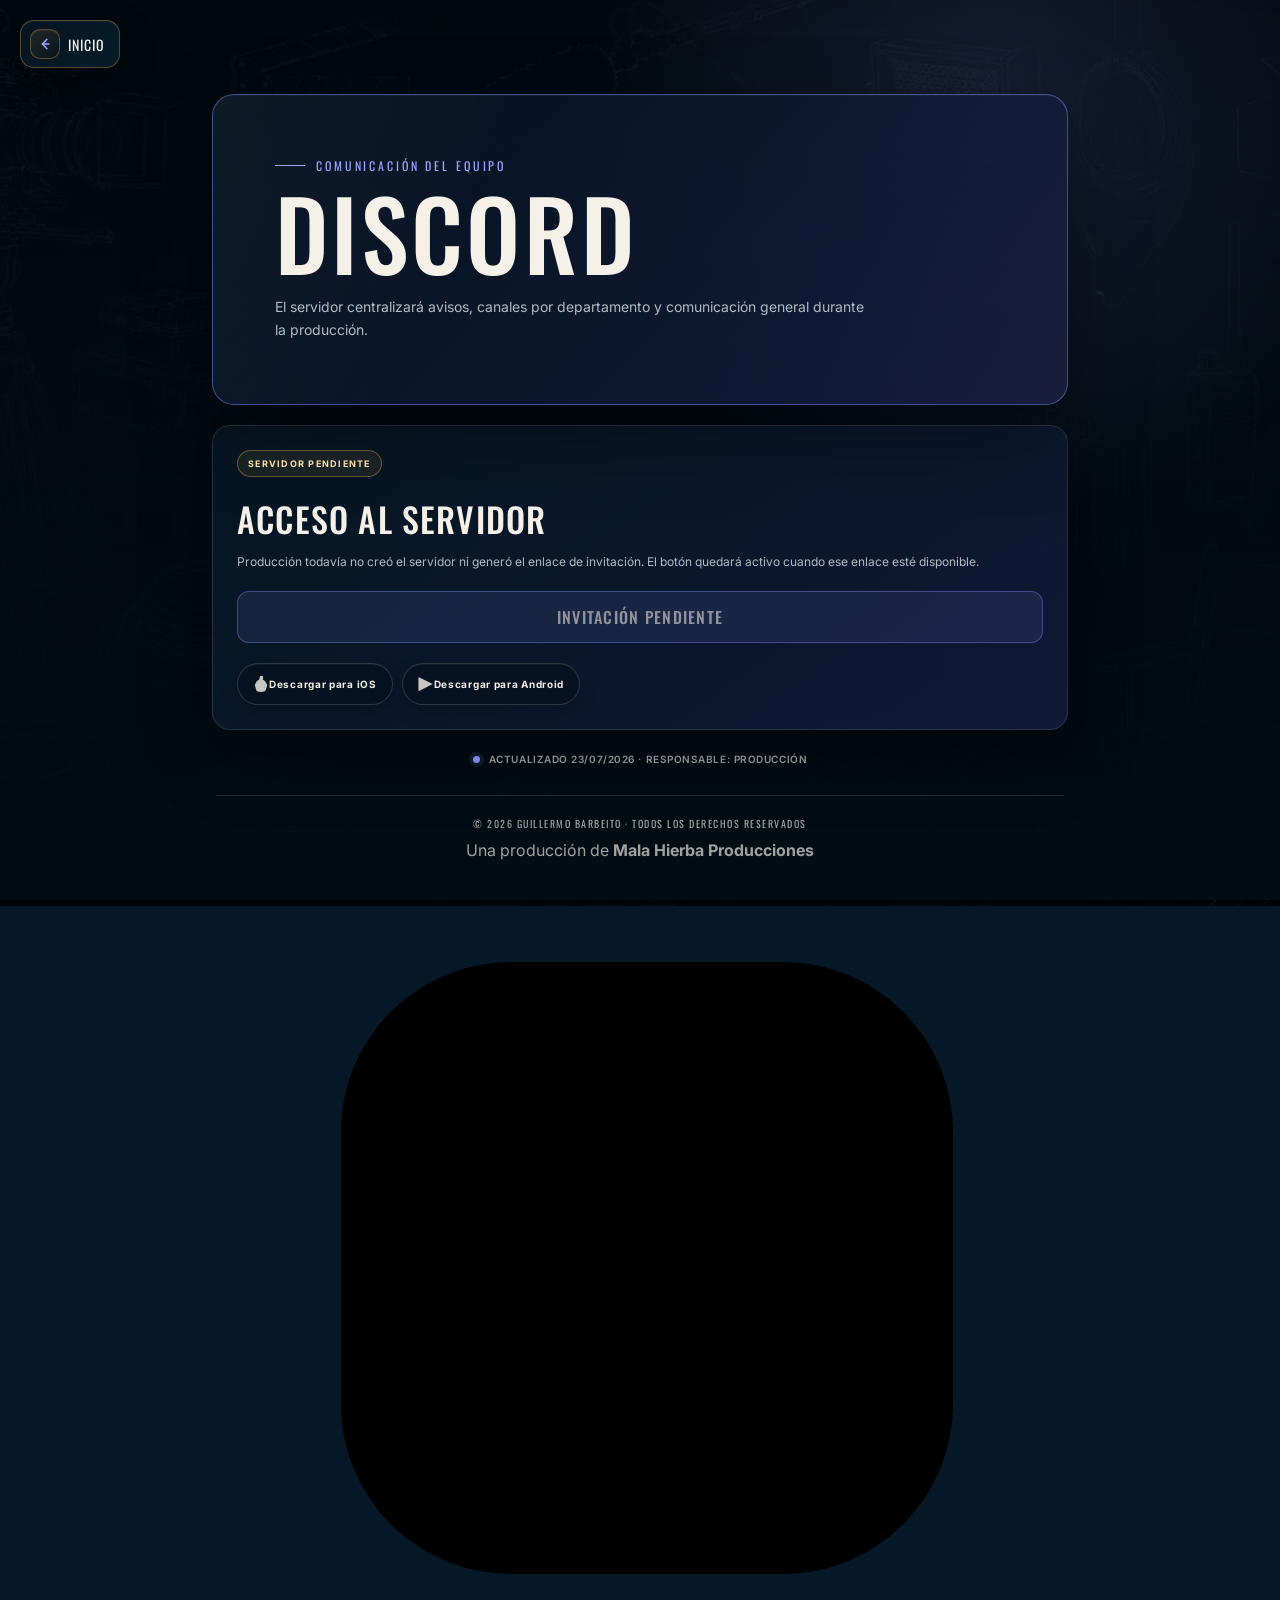
<file: discord/index.html>
<!doctype html>
<html lang="es">
<head>
<meta charset="utf-8">
<meta name="viewport" content="width=device-width,initial-scale=1,viewport-fit=cover">
<meta name="theme-color" content="#061827">
<meta name="color-scheme" content="dark">
<meta name="mobile-web-app-capable" content="yes">
<meta name="apple-mobile-web-app-capable" content="yes">
<meta name="apple-mobile-web-app-status-bar-style" content="black-translucent">
<meta name="apple-mobile-web-app-title" content="Jona Ops">
<meta name="format-detection" content="telephone=no">
<link rel="icon" href="../favicon.svg?v=3" type="image/svg+xml" sizes="any">
<link rel="icon" type="image/png" sizes="32x32" href="../favicon-32x32.png">
<link rel="apple-touch-icon" sizes="180x180" href="../apple-touch-icon.png">
<link rel="icon" type="image/png" sizes="192x192" href="../android-chrome-192x192.png">
<meta name="description" content="Acceso al Discord de producción de Jona tenía 15 años.">
<link rel="canonical" href="https://jrrguille-bit.github.io/jona-logistica/discord/">
<meta property="og:title" content="Discord — Jona Logística">
<meta property="og:description" content="Acceso y descargas para la comunicación del equipo de producción.">
<meta property="og:type" content="website">
<meta property="og:url" content="https://jrrguille-bit.github.io/jona-logistica/discord/">
<meta property="og:image" content="https://jrrguille-bit.github.io/jona-logistica/social-preview-jona-1200x630.jpg">
<meta property="og:image:secure_url" content="https://jrrguille-bit.github.io/jona-logistica/social-preview-jona-1200x630.jpg">
<meta property="og:image:type" content="image/jpeg">
<meta property="og:image:width" content="1200">
<meta property="og:image:height" content="630">
<meta property="og:image:alt" content="Discord — Jona Logística">
<meta name="twitter:card" content="summary_large_image">
<meta name="twitter:title" content="Discord — Jona Logística">
<meta name="twitter:description" content="Acceso al Discord de producción de Jona tenía 15 años.">
<meta name="twitter:image" content="https://jrrguille-bit.github.io/jona-logistica/social-preview-jona-1200x630.jpg">
<meta name="twitter:image:alt" content="Discord — Jona Logística">
<title>Discord — Jona Logística</title>
<link rel="preconnect" href="https://fonts.googleapis.com">
<link rel="preconnect" href="https://fonts.gstatic.com" crossorigin>
<link href="https://fonts.googleapis.com/css2?family=Inter:wght@500;600;700&family=Oswald:wght@400;500;600&display=swap" rel="stylesheet">
<link rel="stylesheet" href="../site-touchup.css?v=20260723-2">
<style>
:root{color-scheme:dark;--bg:#061827;--ink:#f5f0e8;--muted:#aebbc4;--accent:#7889ea;--accent-strong:#9aa7ff;--line:rgba(120,137,234,.52);--hair:rgba(255,255,255,.11);--focus:#cbd2ff;--shadow:0 24px 68px rgba(0,0,0,.38)}
*{box-sizing:border-box}html{min-height:100%;background:var(--bg)}body{margin:0;min-height:100vh;position:relative;isolation:isolate;overflow-x:hidden;color:var(--ink);font-family:Inter,system-ui,-apple-system,BlinkMacSystemFont,"Segoe UI",sans-serif;background:var(--bg)}
body:before{content:"";position:fixed;inset:0;z-index:0;pointer-events:none;background:url("../assets/site-bg-1600.webp") center/cover no-repeat;filter:contrast(1.08) brightness(.52) saturate(.68);transform:scale(1.012)}
body:after{content:"";position:fixed;inset:0;z-index:0;pointer-events:none;background:radial-gradient(circle at 78% 12%,rgba(120,137,234,.16),transparent 32%),linear-gradient(180deg,rgba(2,13,21,.54),rgba(2,13,21,.94))}
a{color:inherit}.page{position:relative;z-index:1;width:min(900px,100%);margin:0 auto;padding:94px 22px 48px}.home-link{position:fixed;z-index:20;top:20px;left:20px;display:inline-flex;align-items:center;min-height:44px;padding:10px 16px;border:1px solid var(--line);border-radius:999px;background:rgba(4,20,32,.88);text-decoration:none;font-family:Oswald,Impact,sans-serif;font-size:14px;letter-spacing:.07em;text-transform:uppercase;box-shadow:0 12px 30px rgba(0,0,0,.32)}
.hero{position:relative;overflow:hidden;padding:clamp(30px,6vw,62px);border:1px solid var(--line);border-radius:20px;background:linear-gradient(135deg,rgba(4,19,31,.96),rgba(24,31,68,.78));box-shadow:var(--shadow)}.eyebrow{display:flex;align-items:center;gap:11px;margin:0 0 14px;color:var(--accent-strong);font-family:Oswald,Impact,sans-serif;font-size:12px;letter-spacing:.24em;text-transform:uppercase}.eyebrow:before{content:"";width:30px;height:1px;background:currentColor}h1{margin:0;font-family:Oswald,Impact,sans-serif;font-size:clamp(58px,10vw,96px);font-weight:500;line-height:.92;letter-spacing:.035em;text-transform:uppercase}.intro{max-width:680px;margin:19px 0 0;color:var(--muted);font-size:14px;line-height:1.65}
.panel{margin-top:20px;padding:24px;border:1px solid var(--hair);border-radius:18px;background:linear-gradient(145deg,rgba(5,23,35,.94),rgba(20,28,62,.80));box-shadow:var(--shadow)}.status{display:inline-flex;padding:7px 10px;border:1px solid rgba(232,173,81,.38);border-radius:999px;background:rgba(232,173,81,.09);color:#ffe0aa;font-size:9px;font-weight:700;letter-spacing:.14em;text-transform:uppercase}.panel h2{margin:16px 0 0;font-family:Oswald,Impact,sans-serif;font-size:34px;font-weight:500;letter-spacing:.035em;text-transform:uppercase}.panel p{margin:9px 0 0;color:var(--muted);font-size:12px;line-height:1.55}.invite-button{width:100%;min-height:52px;margin-top:20px;border:1px solid rgba(120,137,234,.42);border-radius:12px;background:rgba(120,137,234,.12);color:rgba(245,240,232,.55);font-family:Oswald,Impact,sans-serif;font-size:16px;font-weight:500;letter-spacing:.08em;text-transform:uppercase;cursor:not-allowed}.store-row{display:flex;flex-wrap:wrap;gap:9px;margin-top:20px}.store-button{display:inline-flex;align-items:center;justify-content:center;min-height:42px;padding:10px 15px;border:1px solid rgba(255,255,255,.16);border-radius:999px;background:rgba(2,15,24,.52);text-decoration:none;font-size:10px;font-weight:700;letter-spacing:.07em}.store-button:hover{border-color:var(--accent-strong)}
.page-meta{display:flex;align-items:center;justify-content:center;gap:9px;margin:22px 4px 0;color:rgba(245,240,232,.58);font-size:10px;font-weight:600;letter-spacing:.055em;line-height:1.45;text-align:center;text-transform:uppercase}.page-meta:before{content:"";width:7px;height:7px;flex:0 0 auto;border-radius:50%;background:var(--accent);box-shadow:0 0 0 4px rgba(120,137,234,.10)}
.site-footer{margin:28px 4px 0;padding:20px 16px 0;border-top:1px solid var(--hair);color:rgba(245,240,232,.66);text-align:center}.copyright{margin:0;font-family:Oswald,Impact,sans-serif;font-size:10px;letter-spacing:.15em;text-transform:uppercase}.producer{margin:9px 0 0}.instagram-link{margin-left:7px}
@media(max-width:760px){.page{padding:80px 15px 38px}.home-link{top:12px;left:12px}.hero{padding:30px 22px;border-radius:16px}.panel{padding:19px}.store-button{flex:1 1 130px}}
</style>
<link rel="manifest" href="../manifest.webmanifest">
<script defer src="../offline.js?v=3"></script>
</head>
<body>
<a class="home-link" href="../" aria-label="Volver al inicio"><span class="home-icon" aria-hidden="true"><svg viewBox="0 0 24 24"><path d="M15 5l-7 7 7 7"></path><path d="M8 12h10"></path></svg></span><span>Inicio</span></a>
<main id="main-content" class="page">
  <header class="hero"><p class="eyebrow">Comunicación del equipo</p><h1>Discord</h1><p class="intro">El servidor centralizará avisos, canales por departamento y comunicación general durante la producción.</p></header>
  <section class="panel" aria-labelledby="discord-access-title">
    <span class="status">Servidor pendiente</span>
    <h2 id="discord-access-title">Acceso al servidor</h2>
    <p>Producción todavía no creó el servidor ni generó el enlace de invitación. El botón quedará activo cuando ese enlace esté disponible.</p>
    <button class="invite-button" type="button" disabled aria-disabled="true">Invitación pendiente</button>
    <div class="store-row">
      <a class="store-button" href="https://apps.apple.com/uy/app/discord-conversa-y-juega/id985746746" target="_blank" rel="noopener noreferrer">Descargar para iOS</a>
      <a class="store-button" href="https://play.google.com/store/apps/details?id=com.discord" target="_blank" rel="noopener noreferrer">Descargar para Android</a>
    </div>
  </section>
  <p class="page-meta"><span>Actualizado 23/07/2026 · Responsable: Producción</span></p>
  <footer class="site-footer"><p class="copyright">© 2026 Guillermo Barbeito · Todos los derechos reservados</p><p class="producer">Una producción de <strong>Mala Hierba Producciones</strong><a class="instagram-link" href="https://www.instagram.com/hierbamalafilms?igsh=MTh5YXJkYjIzYWty" target="_blank" rel="noopener noreferrer" aria-label="Instagram de Mala Hierba Producciones"><svg viewBox="0 0 24 24" aria-hidden="true"><rect x="3" y="3" width="18" height="18" rx="5"></rect><circle cx="12" cy="12" r="4"></circle><circle cx="17.5" cy="6.5" r="1"></circle></svg></a></p></footer>
</main>
</body>
</html>
</file>
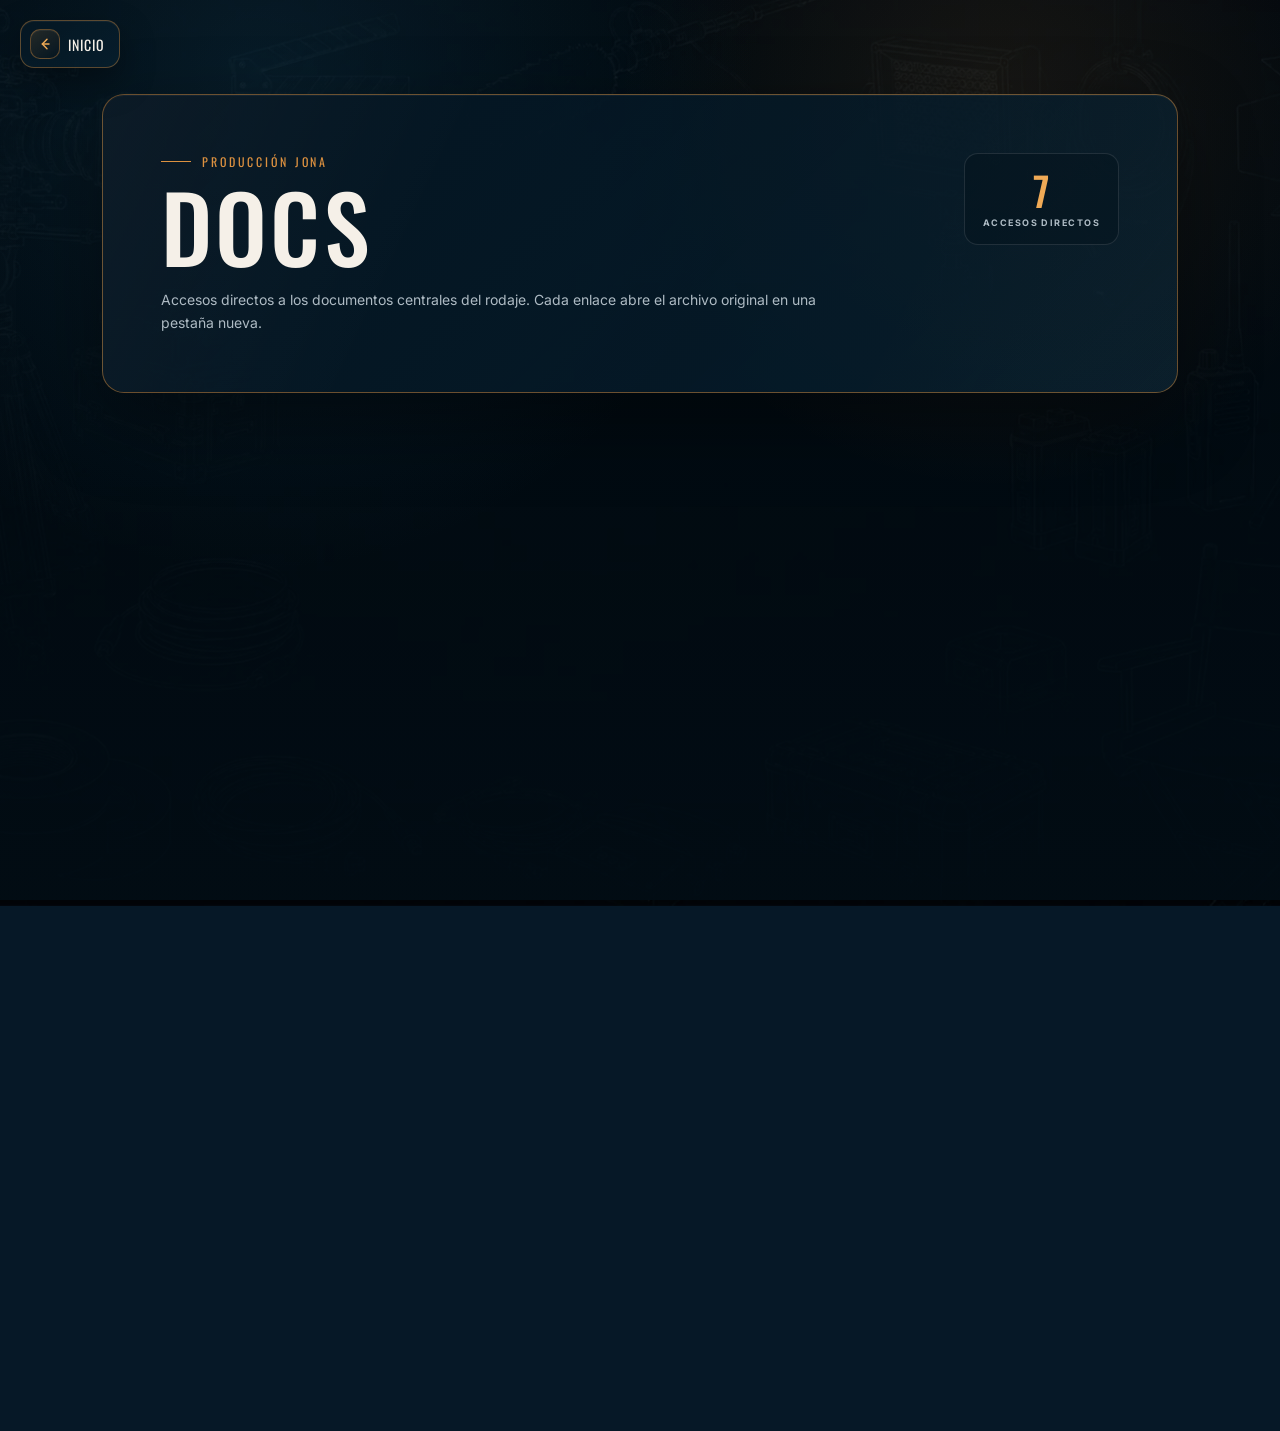
<file: docs/index.html>
<!doctype html>
<html lang="es">
<head>
<meta charset="utf-8">
<meta name="viewport" content="width=device-width,initial-scale=1,viewport-fit=cover">
<meta name="theme-color" content="#061827">
<meta name="color-scheme" content="dark">
<meta name="mobile-web-app-capable" content="yes">
<meta name="apple-mobile-web-app-capable" content="yes">
<meta name="apple-mobile-web-app-status-bar-style" content="black-translucent">
<meta name="apple-mobile-web-app-title" content="Jona Ops">
<meta name="format-detection" content="telephone=no">
<link rel="icon" href="../favicon.svg?v=3" type="image/svg+xml" sizes="any">
<link rel="icon" type="image/png" sizes="32x32" href="../favicon-32x32.png">
<link rel="icon" type="image/png" sizes="16x16" href="../favicon-16x16.png">
<link rel="apple-touch-icon" sizes="180x180" href="../apple-touch-icon.png">
<link rel="icon" type="image/png" sizes="192x192" href="../android-chrome-192x192.png">
<meta name="description" content="Accesos directos a los documentos de producción del rodaje de Jona.">
<link rel="canonical" href="https://jrrguille-bit.github.io/jona-logistica/docs/">
<meta property="og:title" content="Docs — Jona Logística">
<meta property="og:description" content="Guion, guion técnico, planes, equipos y citaciones de producción.">
<meta property="og:type" content="website">
<meta property="og:url" content="https://jrrguille-bit.github.io/jona-logistica/docs/">
<meta property="og:image" content="https://jrrguille-bit.github.io/jona-logistica/social-preview-jona-1200x630.jpg">
<meta property="og:image:secure_url" content="https://jrrguille-bit.github.io/jona-logistica/social-preview-jona-1200x630.jpg">
<meta property="og:image:type" content="image/jpeg">
<meta property="og:image:width" content="1200">
<meta property="og:image:height" content="630">
<meta property="og:image:alt" content="Docs — Jona Logística">
<meta name="twitter:card" content="summary_large_image">
<meta name="twitter:title" content="Docs — Jona Logística">
<meta name="twitter:description" content="Accesos directos a los documentos de producción del rodaje de Jona.">
<meta name="twitter:image" content="https://jrrguille-bit.github.io/jona-logistica/social-preview-jona-1200x630.jpg">
<meta name="twitter:image:alt" content="Docs — Jona Logística">
<title>Docs — Jona Logística</title>
<link rel="preconnect" href="https://fonts.googleapis.com">
<link rel="preconnect" href="https://fonts.gstatic.com" crossorigin>
<link href="https://fonts.googleapis.com/css2?family=Inter:wght@500;600;700&family=Oswald:wght@400;500;600&display=swap" rel="stylesheet">
<link rel="stylesheet" href="../site-touchup.css?v=20260723-1">
<style>
:root{color-scheme:dark;--bg:#061827;--ink:#f5f0e8;--muted:#aebbc4;--accent:#dc9140;--accent-strong:#f0aa56;--line:rgba(220,145,64,.48);--hair:rgba(255,255,255,.11);--focus:#ffd18f;--shadow:0 24px 68px rgba(0,0,0,.38)}
*{box-sizing:border-box}html{min-height:100%;background:var(--bg)}body{margin:0;min-height:100vh;position:relative;isolation:isolate;overflow-x:hidden;color:var(--ink);font-family:Inter,system-ui,-apple-system,BlinkMacSystemFont,"Segoe UI",sans-serif;background:var(--bg)}
body:before{content:"";position:fixed;inset:0;z-index:0;pointer-events:none;background:url("../assets/site-bg-1600.webp") center/cover no-repeat;filter:contrast(1.08) brightness(.55) saturate(.68);transform:scale(1.012)}body:after{content:"";position:fixed;inset:0;z-index:0;pointer-events:none;background:radial-gradient(circle at 78% 12%,rgba(220,145,64,.10),transparent 30%),radial-gradient(circle at 20% 8%,rgba(31,101,139,.20),transparent 38%),linear-gradient(180deg,rgba(2,13,21,.54),rgba(2,13,21,.92))}
a{color:inherit}.page{position:relative;z-index:1;width:min(1120px,100%);margin:0 auto;padding:94px 22px 48px}.home-link{position:fixed;z-index:20;top:20px;left:20px;display:inline-flex;align-items:center;min-height:44px;padding:10px 16px;border:1px solid var(--line);border-radius:999px;background:rgba(4,20,32,.88);text-decoration:none;font-family:Oswald,Impact,sans-serif;font-size:14px;letter-spacing:.07em;text-transform:uppercase;box-shadow:0 12px 30px rgba(0,0,0,.32)}
.hero{position:relative;overflow:hidden;padding:clamp(30px,5vw,58px);border:1px solid var(--line);border-radius:20px;background:linear-gradient(135deg,rgba(4,19,31,.94),rgba(7,34,51,.76));box-shadow:var(--shadow)}.hero-top{display:flex;align-items:flex-start;justify-content:space-between;gap:28px}.eyebrow{display:flex;align-items:center;gap:11px;margin:0 0 14px;color:var(--accent);font-family:Oswald,Impact,sans-serif;font-size:12px;letter-spacing:.24em;text-transform:uppercase}.eyebrow:before{content:"";width:30px;height:1px;background:var(--accent)}h1{margin:0;font-family:Oswald,Impact,sans-serif;font-size:clamp(54px,8vw,92px);font-weight:500;line-height:.92;letter-spacing:.035em;text-transform:uppercase}.intro{max-width:680px;margin:19px 0 0;color:var(--muted);font-size:14px;line-height:1.65}.counter{flex:0 0 auto;min-width:112px;padding:16px 18px;border:1px solid var(--hair);border-radius:14px;background:rgba(3,17,27,.42);text-align:center}.counter strong{display:block;color:var(--accent-strong);font-family:Oswald,Impact,sans-serif;font-size:40px;font-weight:500;line-height:1}.counter span{display:block;margin-top:7px;color:var(--muted);font-size:9px;font-weight:700;letter-spacing:.16em;text-transform:uppercase}
.group{margin-top:30px}.group-heading{display:flex;align-items:end;justify-content:space-between;gap:20px;margin:0 4px 12px}.group-kicker{margin:0 0 5px;color:var(--accent);font-size:10px;font-weight:700;letter-spacing:.16em;text-transform:uppercase}.group-heading h2{margin:0;font-family:Oswald,Impact,sans-serif;font-size:clamp(28px,4vw,38px);font-weight:500;letter-spacing:.04em;text-transform:uppercase}.group-heading>p{margin:0;color:var(--muted);font-size:11px;text-align:right;line-height:1.45}.links-grid{display:grid;grid-template-columns:repeat(2,minmax(0,1fr));gap:14px}
.link-card{--card:#6ec29a;position:relative;min-height:132px;padding:22px 54px 22px 22px;display:grid;grid-template-columns:58px minmax(0,1fr);align-items:center;gap:17px;overflow:hidden;border:1px solid var(--hair);border-radius:16px;background:linear-gradient(145deg,rgba(5,23,35,.90),rgba(7,31,46,.78));text-decoration:none;box-shadow:0 17px 44px rgba(0,0,0,.28)}.link-card.document{--card:#4ba3d5}.link-card:before{content:"";position:absolute;inset:0 auto 0 0;width:3px;background:linear-gradient(180deg,transparent,var(--card),transparent)}.link-card:hover{border-color:var(--card)}.link-icon{width:56px;height:56px;display:grid;place-items:center;border:1px solid var(--card);border-radius:14px;color:var(--card);background:rgba(255,255,255,.025)}.link-icon svg{width:30px;height:30px;fill:none;stroke:currentColor;stroke-width:2;stroke-linecap:round;stroke-linejoin:round}.file-type{display:inline-flex;margin-bottom:8px;padding:4px 8px;border:1px solid color-mix(in srgb,var(--card) 34%,transparent);border-radius:999px;color:var(--card);font-size:8px;font-weight:700;letter-spacing:.13em;text-transform:uppercase}.link-copy strong{display:block;font-family:Oswald,Impact,sans-serif;font-size:clamp(23px,3vw,29px);font-weight:500;line-height:1.05;letter-spacing:.04em;text-transform:uppercase}.link-copy>span:last-child{display:block;margin-top:7px;color:var(--muted);font-size:11px;line-height:1.45}.external{position:absolute;right:20px;top:50%;color:var(--card);font-size:20px;transform:translateY(-50%)}
.page-meta{display:flex;align-items:center;justify-content:center;gap:9px;margin:24px 4px 0;color:rgba(245,240,232,.58);font-size:10px;font-weight:600;letter-spacing:.055em;line-height:1.45;text-align:center;text-transform:uppercase}.page-meta:before{content:"";width:7px;height:7px;border-radius:50%;background:var(--accent);box-shadow:0 0 0 4px rgba(220,145,64,.09)}.note{margin:18px 4px 0;padding:14px 16px;border:1px solid var(--hair);border-radius:12px;background:rgba(3,17,27,.38);color:var(--muted);font-size:11px;line-height:1.5}.site-footer{margin:28px 4px 0;padding:20px 16px 0;border-top:1px solid var(--hair);color:rgba(245,240,232,.66);text-align:center}.copyright{margin:0;font-family:Oswald,Impact,sans-serif;font-size:10px;letter-spacing:.15em;text-transform:uppercase}.producer{margin:9px 0 0;display:flex;align-items:center;justify-content:center;gap:8px;font-size:11px}.instagram-link{width:28px;height:28px;display:inline-grid;place-items:center;border:1px solid rgba(220,145,64,.42);border-radius:50%;color:var(--accent-strong)}.instagram-link svg{width:15px;height:15px;fill:none;stroke:currentColor;stroke-width:2}
@media(max-width:760px){.page{padding:80px 15px 38px}.home-link{top:12px;left:12px}.hero{padding:29px 22px;border-radius:16px}.hero-top{display:block}.counter{display:inline-flex;align-items:baseline;gap:7px;min-width:0;margin-top:22px;padding:10px 13px}.counter strong{font-size:28px}.counter span{margin:0}.group-heading>p{display:none}.links-grid{grid-template-columns:1fr;gap:11px}.link-card{min-height:118px;padding:17px 48px 17px 16px;grid-template-columns:52px minmax(0,1fr);gap:14px}.link-icon{width:50px;height:50px}.producer{flex-wrap:wrap}}
</style>
<link rel="manifest" href="../manifest.webmanifest">
<script defer src="../offline.js?v=3"></script>
</head>
<body>
<a class="home-link" href="../" aria-label="Volver al inicio"><span class="home-icon" aria-hidden="true"><svg viewBox="0 0 24 24"><path d="M15 5l-7 7 7 7"></path><path d="M8 12h10"></path></svg></span><span>Inicio</span></a>
<main id="main-content" class="page">
<header class="hero"><div class="hero-top"><div><p class="eyebrow">Producción Jona</p><h1>Docs</h1><p class="intro">Accesos directos a los documentos centrales del rodaje. Cada enlace abre el archivo original en una pestaña nueva.</p></div><div class="counter" aria-label="Siete documentos disponibles"><strong>7</strong><span>Accesos directos</span></div></div></header>
<section class="group"><header class="group-heading"><div><p class="group-kicker">Preproducción y set</p><h2>Rodaje</h2></div><p>Material de consulta general<br>para el equipo.</p></header><div class="links-grid">
<a class="link-card document" href="https://drive.google.com/file/d/1VzlNj7_zgREH-goF1sIfrc-xgLkj3DhX/view?usp=drive_link" target="_blank" rel="noopener noreferrer"><span class="link-icon"><svg viewBox="0 0 32 32"><path d="M8 3h11l6 6v20H8z"></path><path d="M19 3v7h6M12 16h9M12 21h9"></path></svg></span><span class="link-copy"><span class="file-type">Documento</span><strong>Guion</strong><span>Versión de trabajo del guion.</span></span><span class="external">↗</span></a>
<a class="link-card" href="https://docs.google.com/spreadsheets/d/1gX1jZB8dDDLredElCxHmNVKExktuTB5qf5nzVUCo5U8/edit?usp=drive_link" target="_blank" rel="noopener noreferrer"><span class="link-icon"><svg viewBox="0 0 32 32"><rect x="5" y="6" width="22" height="21" rx="2"></rect><path d="M5 12h22M11 12v15M20 12v15M11 18h16M11 23h16"></path></svg></span><span class="link-copy"><span class="file-type">Planilla</span><strong>Guion técnico</strong><span>Desglose técnico de planos, cámara y necesidades.</span></span><span class="external">↗</span></a>
<a class="link-card" href="https://docs.google.com/spreadsheets/d/1YecQX-C6c6acIv_-rPKAzYUpezzngsgB8IYx-5iq-RY/edit?usp=sharing" target="_blank" rel="noopener noreferrer"><span class="link-icon"><svg viewBox="0 0 32 32"><rect x="5" y="7" width="22" height="20" rx="2"></rect><path d="M10 4v6M22 4v6M5 13h22M11 18h3M18 18h3M11 23h3M18 23h3"></path></svg></span><span class="link-copy"><span class="file-type">Planilla</span><strong>Plan de rodaje</strong><span>Jornadas, escenas y organización.</span></span><span class="external">↗</span></a>
<a class="link-card" href="https://docs.google.com/spreadsheets/d/1dS3mO9iq4tCP3jFR8Up4eNE8R7KxFY6Sz6ZiP6hxoEc/edit" target="_blank" rel="noopener noreferrer"><span class="link-icon"><svg viewBox="0 0 32 32"><path d="M7 6h18v22H7z"></path><path d="M11 3v6M21 3v6M11 14h10M11 19h10M11 24h7"></path></svg></span><span class="link-copy"><span class="file-type">Planilla</span><strong>Plan de trabajo</strong><span>Tareas y organización general de producción.</span></span><span class="external">↗</span></a>
<a class="link-card document" href="https://docs.google.com/document/d/1uPplJ5RJcYxkhQEvv11-yEusTcgHst_m5wGb57xOTQ4/edit?usp=sharing" target="_blank" rel="noopener noreferrer"><span class="link-icon"><svg viewBox="0 0 32 32"><path d="M6 6h20v21H6z"></path><path d="M11 12h10M11 17h10M11 22h7"></path></svg></span><span class="link-copy"><span class="file-type">Documento</span><strong>Citaciones</strong><span>Horarios y convocatorias del equipo.</span></span><span class="external">↗</span></a>
</div></section>
<section class="group"><header class="group-heading"><div><p class="group-kicker">Inventario y retiro</p><h2>Equipos</h2></div><p>Listados separados<br>por proveedor.</p></header><div class="links-grid">
<a class="link-card" href="https://docs.google.com/spreadsheets/d/1T9Vgvehvm_tJvbQQYqK5QA-xi_sTx1-ZCK0k--Q_WuI/edit?usp=drive_link" target="_blank" rel="noopener noreferrer"><span class="link-icon"><svg viewBox="0 0 32 32"><path d="M5 10h22v17H5z"></path><path d="M10 10V6h12v4M12 16h8M12 21h8"></path></svg></span><span class="link-copy"><span class="file-type">Planilla</span><strong>Equipos Ignis</strong><span>Listado y control de equipos de Ignis.</span></span><span class="external">↗</span></a>
<a class="link-card" href="https://docs.google.com/spreadsheets/d/11vfXwyag7-DtkuvvFYisTQ_zVAKpTUE3p-A0BeUMM4E/edit?usp=drive_link" target="_blank" rel="noopener noreferrer"><span class="link-icon"><svg viewBox="0 0 32 32"><path d="M5 10h22v17H5z"></path><path d="M10 10V6h12v4M12 16h8M12 21h8"></path></svg></span><span class="link-copy"><span class="file-type">Planilla</span><strong>Equipos Musitelli</strong><span>Listado y control de equipos de Musitelli.</span></span><span class="external">↗</span></a>
</div></section>
<p class="page-meta"><span>Actualizado 23/07/2026 · Responsable: Producción</span></p>
<p class="note">Algunos documentos pueden solicitar inicio de sesión o autorización según los permisos definidos en Drive.</p>
<footer class="site-footer"><p class="copyright">© 2026 Guillermo Barbeito · Todos los derechos reservados</p><p class="producer"><span>Una producción de <strong>Mala Hierba Producciones</strong></span><a class="instagram-link" href="https://www.instagram.com/hierbamalafilms?igsh=MTh5YXJkYjIzYWty" target="_blank" rel="noopener noreferrer" aria-label="Instagram de Mala Hierba Producciones"><svg viewBox="0 0 24 24"><rect x="3" y="3" width="18" height="18" rx="5"></rect><circle cx="12" cy="12" r="4"></circle><circle cx="17.5" cy="6.5" r="1"></circle></svg></a></p></footer>
</main>
</body>
</html>
</file>
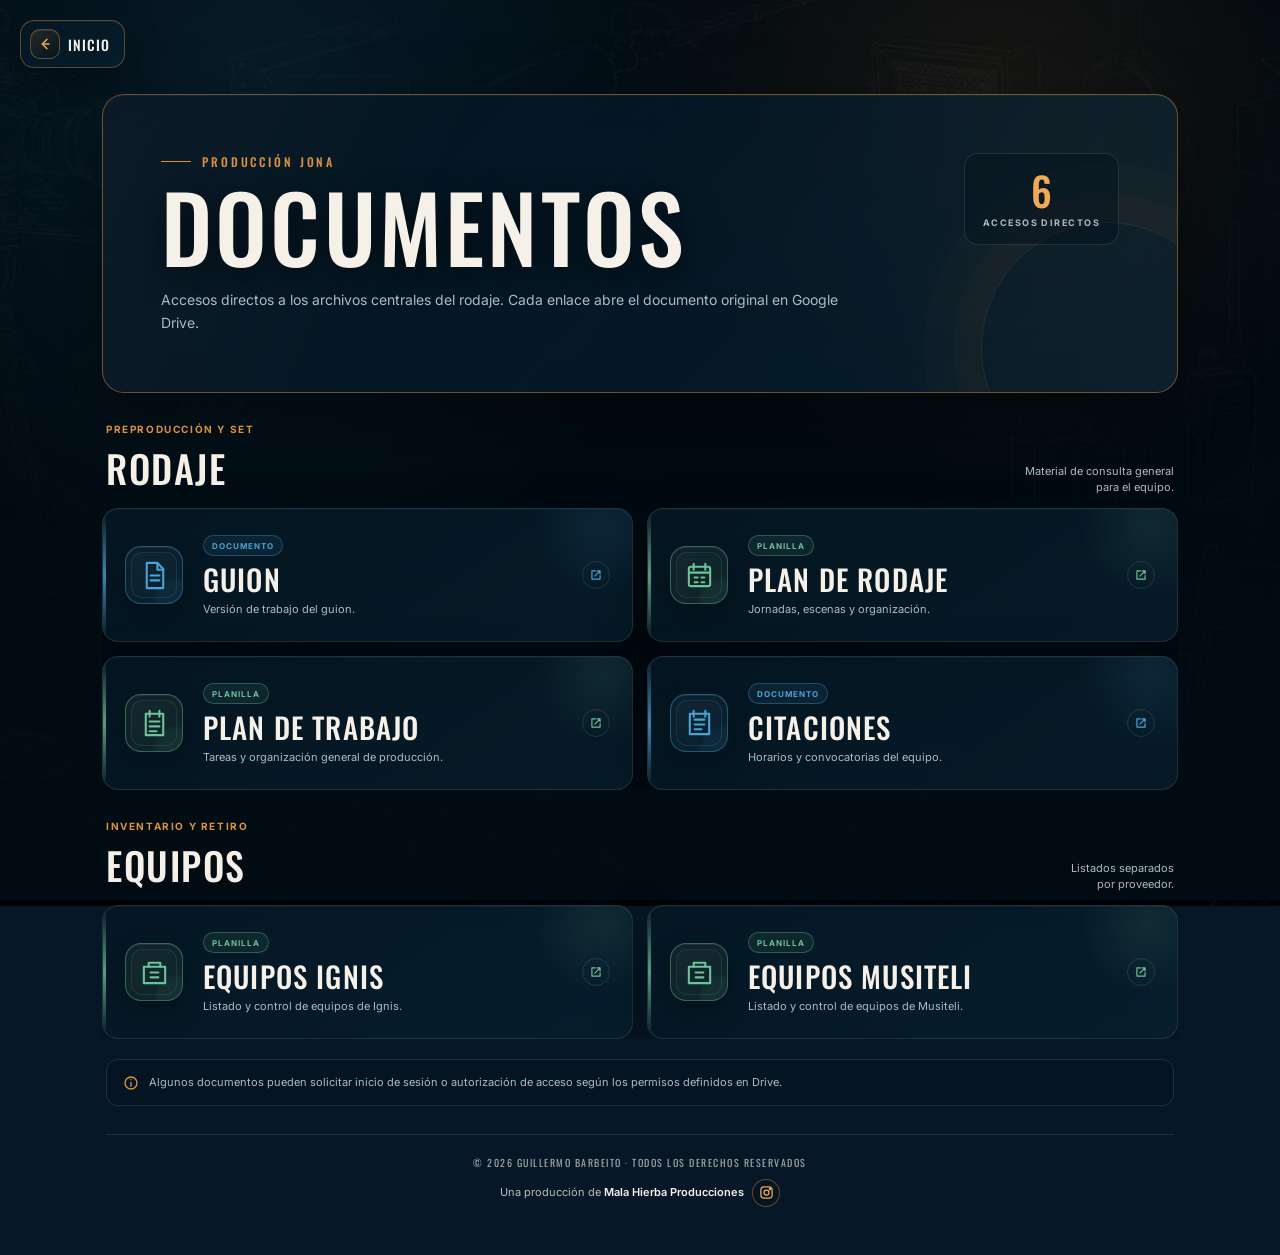
<file: links/index.html>
<!doctype html>
<html lang="es">
<head>
<meta charset="utf-8">
<meta name="viewport" content="width=device-width,initial-scale=1,viewport-fit=cover">
<meta name="theme-color" content="#061827">
<link rel="icon" href="../favicon.svg?v=3" type="image/svg+xml" sizes="any">
<link rel="icon" type="image/png" sizes="32x32" href="../favicon-32x32.png">
<link rel="icon" type="image/png" sizes="16x16" href="../favicon-16x16.png">
<link rel="apple-touch-icon" sizes="180x180" href="../apple-touch-icon.png">
<link rel="icon" type="image/png" sizes="192x192" href="../android-chrome-192x192.png">
<meta name="description" content="Accesos directos a los documentos de producción del rodaje de Jona.">
<link rel="canonical" href="https://jrrguille-bit.github.io/jona-logistica/links/">
<meta property="og:title" content="Documentos — Jona Logística">
<meta property="og:description" content="Guion, planes, equipos y citaciones de producción.">
<meta property="og:type" content="website">
<meta property="og:url" content="https://jrrguille-bit.github.io/jona-logistica/links/">
<title>Documentos — Jona Logística</title>
<link rel="preconnect" href="https://fonts.googleapis.com">
<link rel="preconnect" href="https://fonts.gstatic.com" crossorigin>
<link href="https://fonts.googleapis.com/css2?family=Inter:wght@500;600;700&family=Oswald:wght@400;500;600&display=swap" rel="stylesheet">
<style>
:root{
  color-scheme:dark;
  --bg:#061827;
  --ink:#f5f0e8;
  --muted:#aebbc4;
  --accent:#dc9140;
  --accent-strong:#f0aa56;
  --accent-soft:rgba(220,145,64,.14);
  --line:rgba(220,145,64,.48);
  --hair:rgba(255,255,255,.11);
  --panel:rgba(4,20,32,.82);
  --panel-strong:rgba(6,27,41,.92);
  --focus:#ffd18f;
  --shadow:0 24px 68px rgba(0,0,0,.38);
}
*{box-sizing:border-box}
html{min-height:100%;background:var(--bg)}
body{
  margin:0;
  min-height:100vh;
  position:relative;
  isolation:isolate;
  overflow-x:hidden;
  color:var(--ink);
  font-family:Inter,system-ui,-apple-system,BlinkMacSystemFont,"Segoe UI",sans-serif;
  background:var(--bg);
}
body:before{
  content:"";
  position:fixed;
  inset:0;
  z-index:0;
  pointer-events:none;
  background:url("../assets/site-bg-1600.webp") center/cover no-repeat;
  filter:contrast(1.08) brightness(.55) saturate(.68);
  transform:scale(1.012);
}
body:after{
  content:"";
  position:fixed;
  inset:0;
  z-index:0;
  pointer-events:none;
  background:
    radial-gradient(circle at 78% 12%,rgba(220,145,64,.10),transparent 30%),
    radial-gradient(circle at 20% 8%,rgba(31,101,139,.20),transparent 38%),
    linear-gradient(180deg,rgba(2,13,21,.54),rgba(2,13,21,.92));
}
a{color:inherit}
.page{position:relative;z-index:1;width:min(1120px,100%);margin:0 auto;padding:94px 22px 48px}
.home-link{
  position:fixed;
  z-index:20;
  top:20px;
  left:20px;
  display:inline-flex;
  align-items:center;
  gap:9px;
  min-height:44px;
  padding:10px 16px;
  border:1px solid var(--line);
  border-radius:999px;
  background:rgba(4,20,32,.86);
  color:var(--ink);
  text-decoration:none;
  font-family:Oswald,Impact,sans-serif;
  font-size:14px;
  font-weight:500;
  letter-spacing:.07em;
  text-transform:uppercase;
  box-shadow:0 12px 30px rgba(0,0,0,.32);
  backdrop-filter:blur(14px);
  -webkit-backdrop-filter:blur(14px);
  transition:transform .18s ease,border-color .18s ease,background .18s ease;
}
.home-link:hover{transform:translateY(-2px);border-color:var(--accent-strong);background:rgba(7,28,42,.94)}
.home-link:focus-visible,.link-card:focus-visible,.instagram-link:focus-visible{outline:3px solid var(--focus);outline-offset:4px}
.hero{
  position:relative;
  overflow:hidden;
  padding:clamp(30px,5vw,58px);
  border:1px solid var(--line);
  border-radius:20px;
  background:
    linear-gradient(135deg,rgba(4,19,31,.94),rgba(7,34,51,.76)),
    radial-gradient(circle at 88% 12%,rgba(220,145,64,.15),transparent 34%);
  box-shadow:var(--shadow);
  backdrop-filter:blur(17px);
  -webkit-backdrop-filter:blur(17px);
  animation:arrive .6s cubic-bezier(.2,.8,.2,1) both;
}
.hero:after{
  content:"";
  position:absolute;
  right:-56px;
  bottom:-82px;
  width:250px;
  height:250px;
  border:1px solid rgba(220,145,64,.14);
  border-radius:50%;
  box-shadow:0 0 0 28px rgba(220,145,64,.025),0 0 0 58px rgba(220,145,64,.018);
}
.hero-top{position:relative;z-index:1;display:flex;align-items:flex-start;justify-content:space-between;gap:28px}
.hero-copy{max-width:730px}
.eyebrow{display:flex;align-items:center;gap:11px;margin:0 0 14px;color:var(--accent);font-family:Oswald,Impact,sans-serif;font-size:12px;font-weight:500;letter-spacing:.24em;text-transform:uppercase}
.eyebrow:before{content:"";width:30px;height:1px;background:var(--accent)}
h1{margin:0;font-family:Oswald,Impact,"Arial Narrow",sans-serif;font-size:clamp(54px,8vw,92px);font-weight:500;line-height:.92;letter-spacing:.035em;text-transform:uppercase;text-shadow:0 8px 30px rgba(0,0,0,.56)}
.intro{max-width:680px;margin:19px 0 0;color:var(--muted);font-size:14px;line-height:1.65}
.counter{
  position:relative;
  z-index:1;
  flex:0 0 auto;
  min-width:112px;
  padding:16px 18px;
  border:1px solid var(--hair);
  border-radius:14px;
  background:rgba(3,17,27,.42);
  text-align:center;
}
.counter strong{display:block;color:var(--accent-strong);font-family:Oswald,Impact,sans-serif;font-size:40px;font-weight:500;line-height:1}
.counter span{display:block;margin-top:7px;color:var(--muted);font-size:9px;font-weight:700;letter-spacing:.16em;text-transform:uppercase}
.group{margin-top:30px}
.group-heading{display:flex;align-items:end;justify-content:space-between;gap:20px;margin:0 4px 12px}
.group-heading div{min-width:0}
.group-kicker{margin:0 0 5px;color:var(--accent);font-size:10px;font-weight:700;letter-spacing:.16em;text-transform:uppercase}
.group-heading h2{margin:0;font-family:Oswald,Impact,sans-serif;font-size:clamp(28px,4vw,38px);font-weight:500;letter-spacing:.04em;text-transform:uppercase}
.group-heading>p{margin:0;color:var(--muted);font-size:11px;text-align:right;line-height:1.45}
.links-grid{display:grid;grid-template-columns:repeat(2,minmax(0,1fr));gap:14px}
.link-card{
  --card-accent:var(--accent);
  position:relative;
  min-height:134px;
  padding:22px 62px 22px 22px;
  display:grid;
  grid-template-columns:60px minmax(0,1fr);
  align-items:center;
  gap:18px;
  overflow:hidden;
  border:1px solid var(--hair);
  border-radius:16px;
  background:linear-gradient(145deg,rgba(5,23,35,.90),rgba(7,31,46,.78));
  text-decoration:none;
  box-shadow:0 17px 44px rgba(0,0,0,.28);
  backdrop-filter:blur(15px);
  -webkit-backdrop-filter:blur(15px);
  transition:transform .18s ease,border-color .18s ease,background .18s ease,box-shadow .18s ease;
}
.link-card:before{content:"";position:absolute;inset:0 auto 0 0;width:3px;background:linear-gradient(180deg,transparent,var(--card-accent),transparent);opacity:.8}
.link-card:after{content:"";position:absolute;right:-45px;top:-55px;width:145px;height:145px;border-radius:50%;background:radial-gradient(circle,color-mix(in srgb,var(--card-accent) 15%,transparent),transparent 68%);opacity:.7;transition:transform .22s ease,opacity .22s ease}
.link-card:hover{transform:translateY(-3px);border-color:color-mix(in srgb,var(--card-accent) 58%,transparent);background:linear-gradient(145deg,rgba(8,31,46,.97),rgba(9,38,55,.88));box-shadow:0 23px 56px rgba(0,0,0,.39)}
.link-card:hover:after{transform:scale(1.15);opacity:1}
.link-card.document{--card-accent:#4ba3d5}
.link-card.sheet{--card-accent:#6ec29a}
.link-icon{position:relative;z-index:1;width:58px;height:58px;display:grid;place-items:center;border:1px solid color-mix(in srgb,var(--card-accent) 42%,transparent);border-radius:14px;background:color-mix(in srgb,var(--card-accent) 10%,rgba(4,17,27,.58));color:var(--card-accent)}
.link-icon svg{width:31px;height:31px;fill:none;stroke:currentColor;stroke-width:2.15;stroke-linecap:round;stroke-linejoin:round}
.link-copy{position:relative;z-index:1;min-width:0}
.file-type{display:inline-flex;align-items:center;min-height:21px;margin-bottom:8px;padding:4px 8px;border:1px solid color-mix(in srgb,var(--card-accent) 34%,transparent);border-radius:999px;background:color-mix(in srgb,var(--card-accent) 9%,transparent);color:var(--card-accent);font-size:8px;font-weight:700;letter-spacing:.13em;text-transform:uppercase}
.link-copy strong{display:block;font-family:Oswald,Impact,sans-serif;font-size:clamp(23px,3vw,29px);font-weight:500;line-height:1.05;letter-spacing:.04em;text-transform:uppercase}
.link-copy>span:last-child{display:block;margin-top:7px;color:var(--muted);font-size:11px;line-height:1.45}
.external{
  position:absolute;
  z-index:2;
  right:22px;
  top:50%;
  width:28px;
  height:28px;
  display:grid;
  place-items:center;
  border:1px solid var(--hair);
  border-radius:50%;
  color:var(--card-accent);
  transform:translateY(-50%);
  transition:transform .18s ease,border-color .18s ease,background .18s ease;
}
.external svg{width:14px;height:14px;fill:none;stroke:currentColor;stroke-width:2;stroke-linecap:round;stroke-linejoin:round}
.link-card:hover .external{transform:translate(3px,-50%);border-color:color-mix(in srgb,var(--card-accent) 50%,transparent);background:color-mix(in srgb,var(--card-accent) 8%,transparent)}
.note{display:flex;align-items:flex-start;gap:10px;margin:20px 4px 0;padding:14px 16px;border:1px solid var(--hair);border-radius:12px;background:rgba(3,17,27,.38);color:var(--muted);font-size:11px;line-height:1.5}
.note svg{flex:0 0 auto;width:16px;height:16px;margin-top:1px;fill:none;stroke:var(--accent);stroke-width:2;stroke-linecap:round;stroke-linejoin:round}
.site-footer{
  margin:28px 4px 0;
  padding:20px 16px 0;
  border-top:1px solid var(--hair);
  color:rgba(245,240,232,.66);
  text-align:center;
}
.copyright{margin:0;font-family:Oswald,Impact,sans-serif;font-size:10px;letter-spacing:.15em;text-transform:uppercase}
.producer{margin:9px 0 0;display:flex;align-items:center;justify-content:center;gap:8px;color:rgba(245,240,232,.76);font-size:11px;line-height:1.4}
.producer strong{color:var(--ink);font-weight:600}
.instagram-link{width:28px;height:28px;display:inline-grid;place-items:center;border:1px solid rgba(220,145,64,.42);border-radius:50%;color:var(--accent-strong);background:rgba(4,18,26,.46);text-decoration:none;transition:transform .18s ease,border-color .18s ease,background .18s ease}
.instagram-link:hover{transform:translateY(-2px);border-color:var(--accent-strong);background:var(--accent-soft)}
.instagram-link svg{width:15px;height:15px;fill:none;stroke:currentColor;stroke-width:2;stroke-linecap:round;stroke-linejoin:round}
@keyframes arrive{from{opacity:0;transform:translateY(14px)}to{opacity:1;transform:translateY(0)}}
@media(max-width:760px){
  .page{padding:80px 15px 38px}
  .home-link{top:12px;left:12px}
  .hero{padding:29px 22px;border-radius:16px}
  .hero-top{display:block}
  .counter{display:inline-flex;align-items:baseline;gap:7px;min-width:0;margin-top:22px;padding:10px 13px;text-align:left}
  .counter strong{font-size:28px}.counter span{margin:0}
  .group{margin-top:25px}
  .group-heading{align-items:start}.group-heading>p{display:none}
  .links-grid{grid-template-columns:1fr;gap:11px}
  .link-card{min-height:118px;padding:17px 52px 17px 16px;grid-template-columns:52px minmax(0,1fr);gap:14px;border-radius:13px}
  .link-icon{width:50px;height:50px;border-radius:12px}.link-icon svg{width:27px;height:27px}
  .file-type{margin-bottom:6px}.link-copy strong{font-size:24px}.external{right:16px;width:26px;height:26px}
  .producer{flex-wrap:wrap}
}
@media(prefers-reduced-motion:reduce){.hero{animation:none}.home-link,.link-card,.link-card:after,.external,.instagram-link{transition:none}}
</style>
<link rel="stylesheet" href="../site-touchup.css?v=20260723-1">
<link rel="preload" as="image" href="../assets/site-bg-1600.webp" fetchpriority="high">
</head>
<body>
<a class="home-link" href="../" aria-label="Volver al inicio"><span class="home-icon" aria-hidden="true"><svg viewBox="0 0 24 24"><path d="M15 5l-7 7 7 7"></path><path d="M8 12h10"></path></svg></span><span>Inicio</span></a>
<main class="page">
  <header class="hero">
    <div class="hero-top">
      <div class="hero-copy">
        <p class="eyebrow">Producción Jona</p>
        <h1>Documentos</h1>
        <p class="intro">Accesos directos a los archivos centrales del rodaje. Cada enlace abre el documento original en Google Drive.</p>
      </div>
      <div class="counter" aria-label="Seis documentos disponibles">
        <strong>6</strong>
        <span>Accesos directos</span>
      </div>
    </div>
  </header>

  <section class="group" aria-labelledby="rodaje-title">
    <header class="group-heading">
      <div>
        <p class="group-kicker">Preproducción y set</p>
        <h2 id="rodaje-title">Rodaje</h2>
      </div>
      <p>Material de consulta general<br>para el equipo.</p>
    </header>
    <div class="links-grid">
      <a class="link-card document" href="https://drive.google.com/file/d/1VzlNj7_zgREH-goF1sIfrc-xgLkj3DhX/view?usp=drive_link" target="_blank" rel="noopener noreferrer">
        <span class="link-icon" aria-hidden="true"><svg viewBox="0 0 32 32"><path d="M8 3h11l6 6v20H8z"></path><path d="M19 3v7h6M12 16h9M12 21h9"></path></svg></span>
        <span class="link-copy"><span class="file-type">Documento</span><strong>Guion</strong><span>Versión de trabajo del guion.</span></span>
        <span class="external" aria-hidden="true"><svg viewBox="0 0 24 24"><path d="M14 5h5v5M19 5l-9 9"></path><path d="M19 13v6H5V5h6"></path></svg></span>
      </a>

      <a class="link-card sheet" href="https://docs.google.com/spreadsheets/d/1YecQX-C6c6acIv_-rPKAzYUpezzngsgB8IYx-5iq-RY/edit?usp=sharing" target="_blank" rel="noopener noreferrer">
        <span class="link-icon" aria-hidden="true"><svg viewBox="0 0 32 32"><rect x="5" y="7" width="22" height="20" rx="2"></rect><path d="M10 4v6M22 4v6M5 13h22M11 18h3M18 18h3M11 23h3M18 23h3"></path></svg></span>
        <span class="link-copy"><span class="file-type">Planilla</span><strong>Plan de rodaje</strong><span>Jornadas, escenas y organización.</span></span>
        <span class="external" aria-hidden="true"><svg viewBox="0 0 24 24"><path d="M14 5h5v5M19 5l-9 9"></path><path d="M19 13v6H5V5h6"></path></svg></span>
      </a>

      <a class="link-card sheet" href="https://docs.google.com/spreadsheets/d/1dS3mO9iq4tCP3jFR8Up4eNE8R7KxFY6Sz6ZiP6hxoEc/edit" target="_blank" rel="noopener noreferrer">
        <span class="link-icon" aria-hidden="true"><svg viewBox="0 0 32 32"><path d="M7 6h18v22H7z"></path><path d="M11 3v6M21 3v6M11 14h10M11 19h10M11 24h7"></path></svg></span>
        <span class="link-copy"><span class="file-type">Planilla</span><strong>Plan de trabajo</strong><span>Tareas y organización general de producción.</span></span>
        <span class="external" aria-hidden="true"><svg viewBox="0 0 24 24"><path d="M14 5h5v5M19 5l-9 9"></path><path d="M19 13v6H5V5h6"></path></svg></span>
      </a>

      <a class="link-card document" href="https://docs.google.com/document/d/1uPplJ5RJcYxkhQEvv11-yEusTcgHst_m5wGb57xOTQ4/edit?usp=sharing" target="_blank" rel="noopener noreferrer">
        <span class="link-icon" aria-hidden="true"><svg viewBox="0 0 32 32"><path d="M6 6h20v21H6z"></path><path d="M11 12h10M11 17h10M11 22h7"></path><path d="M10 3v6M22 3v6"></path></svg></span>
        <span class="link-copy"><span class="file-type">Documento</span><strong>Citaciones</strong><span>Horarios y convocatorias del equipo.</span></span>
        <span class="external" aria-hidden="true"><svg viewBox="0 0 24 24"><path d="M14 5h5v5M19 5l-9 9"></path><path d="M19 13v6H5V5h6"></path></svg></span>
      </a>
    </div>
  </section>

  <section class="group" aria-labelledby="equipos-title">
    <header class="group-heading">
      <div>
        <p class="group-kicker">Inventario y retiro</p>
        <h2 id="equipos-title">Equipos</h2>
      </div>
      <p>Listados separados<br>por proveedor.</p>
    </header>
    <div class="links-grid">
      <a class="link-card sheet" href="https://docs.google.com/spreadsheets/d/1T9Vgvehvm_tJvbQQYqK5QA-xi_sTx1-ZCK0k--Q_WuI/edit?usp=drive_link" target="_blank" rel="noopener noreferrer">
        <span class="link-icon" aria-hidden="true"><svg viewBox="0 0 32 32"><path d="M5 10h22v17H5z"></path><path d="M10 10V6h12v4M12 16h8M12 21h8"></path></svg></span>
        <span class="link-copy"><span class="file-type">Planilla</span><strong>Equipos Ignis</strong><span>Listado y control de equipos de Ignis.</span></span>
        <span class="external" aria-hidden="true"><svg viewBox="0 0 24 24"><path d="M14 5h5v5M19 5l-9 9"></path><path d="M19 13v6H5V5h6"></path></svg></span>
      </a>

      <a class="link-card sheet" href="https://docs.google.com/spreadsheets/d/11vfXwyag7-DtkuvvFYisTQ_zVAKpTUE3p-A0BeUMM4E/edit?usp=drive_link" target="_blank" rel="noopener noreferrer">
        <span class="link-icon" aria-hidden="true"><svg viewBox="0 0 32 32"><path d="M5 10h22v17H5z"></path><path d="M10 10V6h12v4M12 16h8M12 21h8"></path></svg></span>
        <span class="link-copy"><span class="file-type">Planilla</span><strong>Equipos Musiteli</strong><span>Listado y control de equipos de Musiteli.</span></span>
        <span class="external" aria-hidden="true"><svg viewBox="0 0 24 24"><path d="M14 5h5v5M19 5l-9 9"></path><path d="M19 13v6H5V5h6"></path></svg></span>
      </a>
    </div>
  </section>

  <p class="note"><svg viewBox="0 0 24 24" aria-hidden="true"><circle cx="12" cy="12" r="9"></circle><path d="M12 11v6M12 7h.01"></path></svg><span>Algunos documentos pueden solicitar inicio de sesión o autorización de acceso según los permisos definidos en Drive.</span></p>

  <footer class="site-footer">
    <p class="copyright">© 2026 Guillermo Barbeito · Todos los derechos reservados</p>
    <p class="producer">
      <span>Una producción de <strong>Mala Hierba Producciones</strong></span>
      <a class="instagram-link" href="https://www.instagram.com/hierbamalafilms?igsh=MTh5YXJkYjIzYWty" target="_blank" rel="noopener noreferrer" aria-label="Instagram de Mala Hierba Producciones">
        <svg viewBox="0 0 24 24" aria-hidden="true"><rect x="3" y="3" width="18" height="18" rx="5"></rect><circle cx="12" cy="12" r="4"></circle><circle cx="17.5" cy="6.5" r="1"></circle></svg>
      </a>
    </p>
  </footer>
</main>
</body>
</html>
</file>
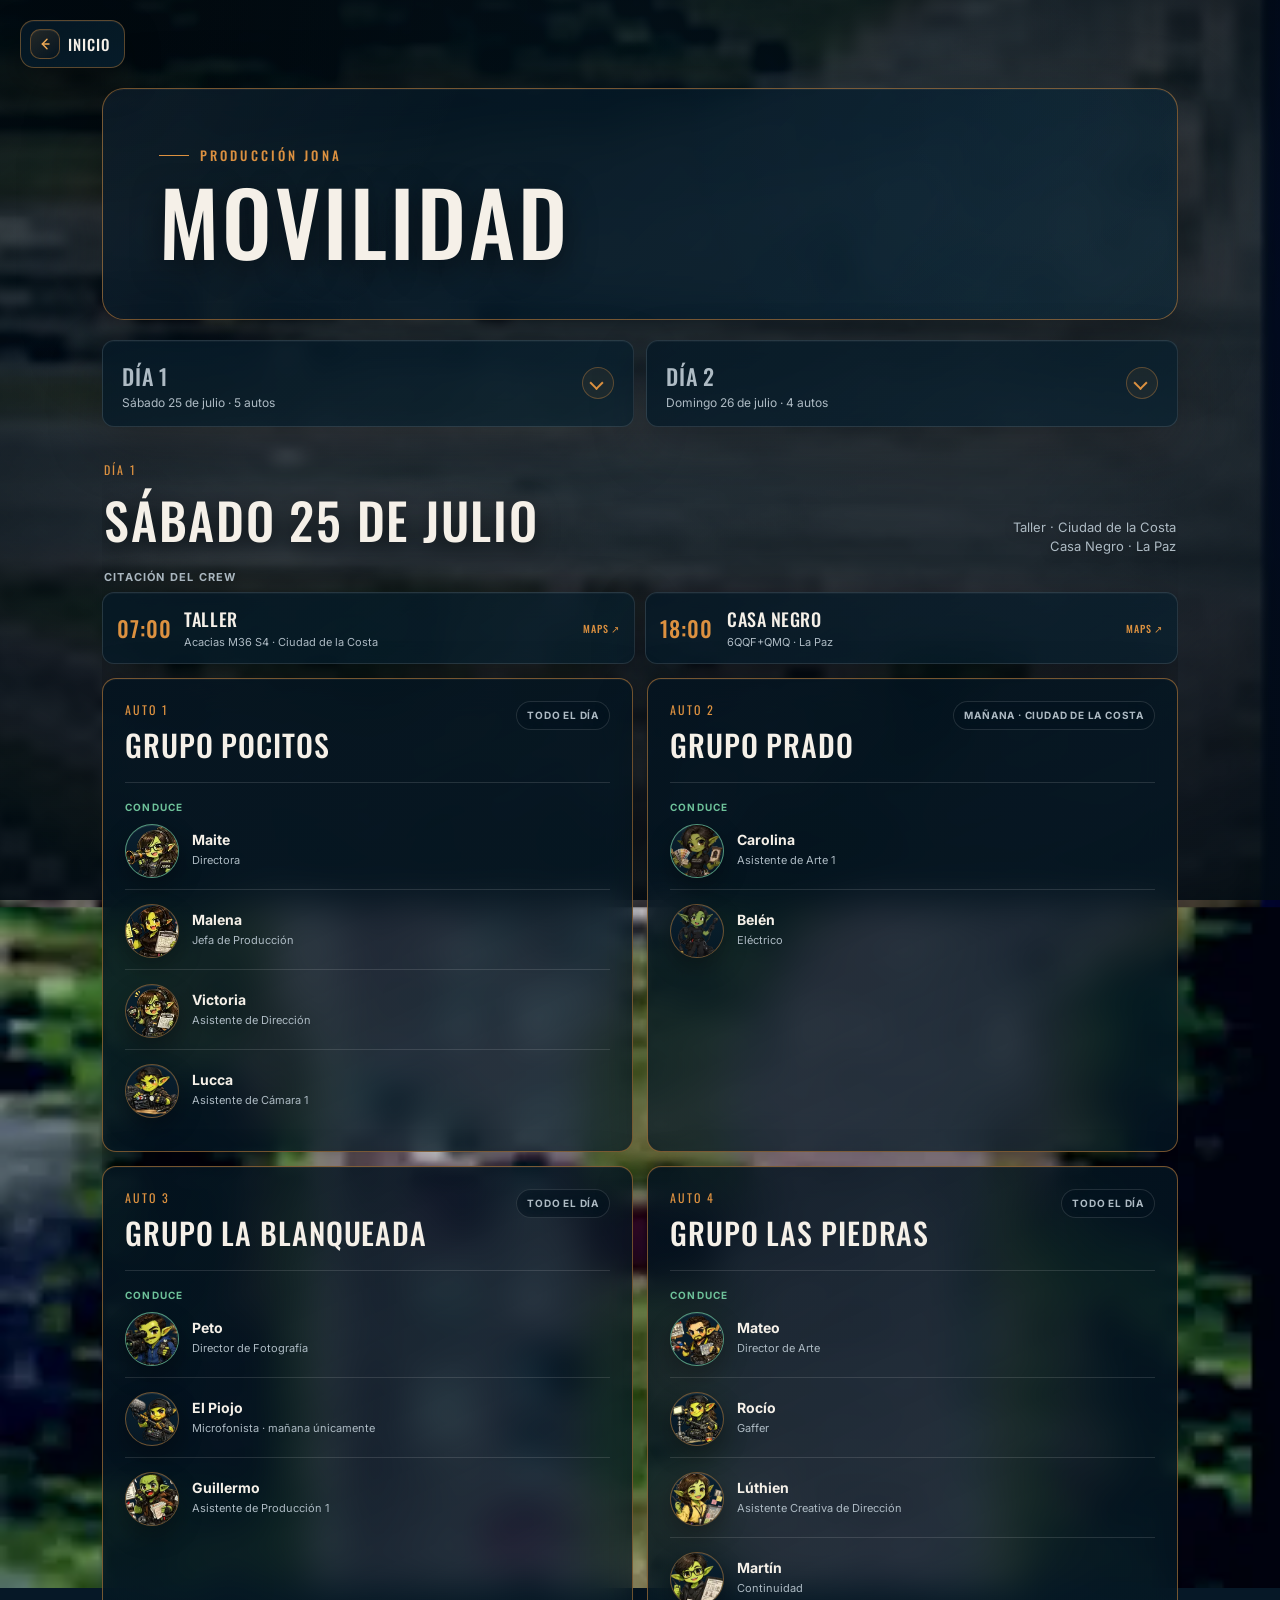
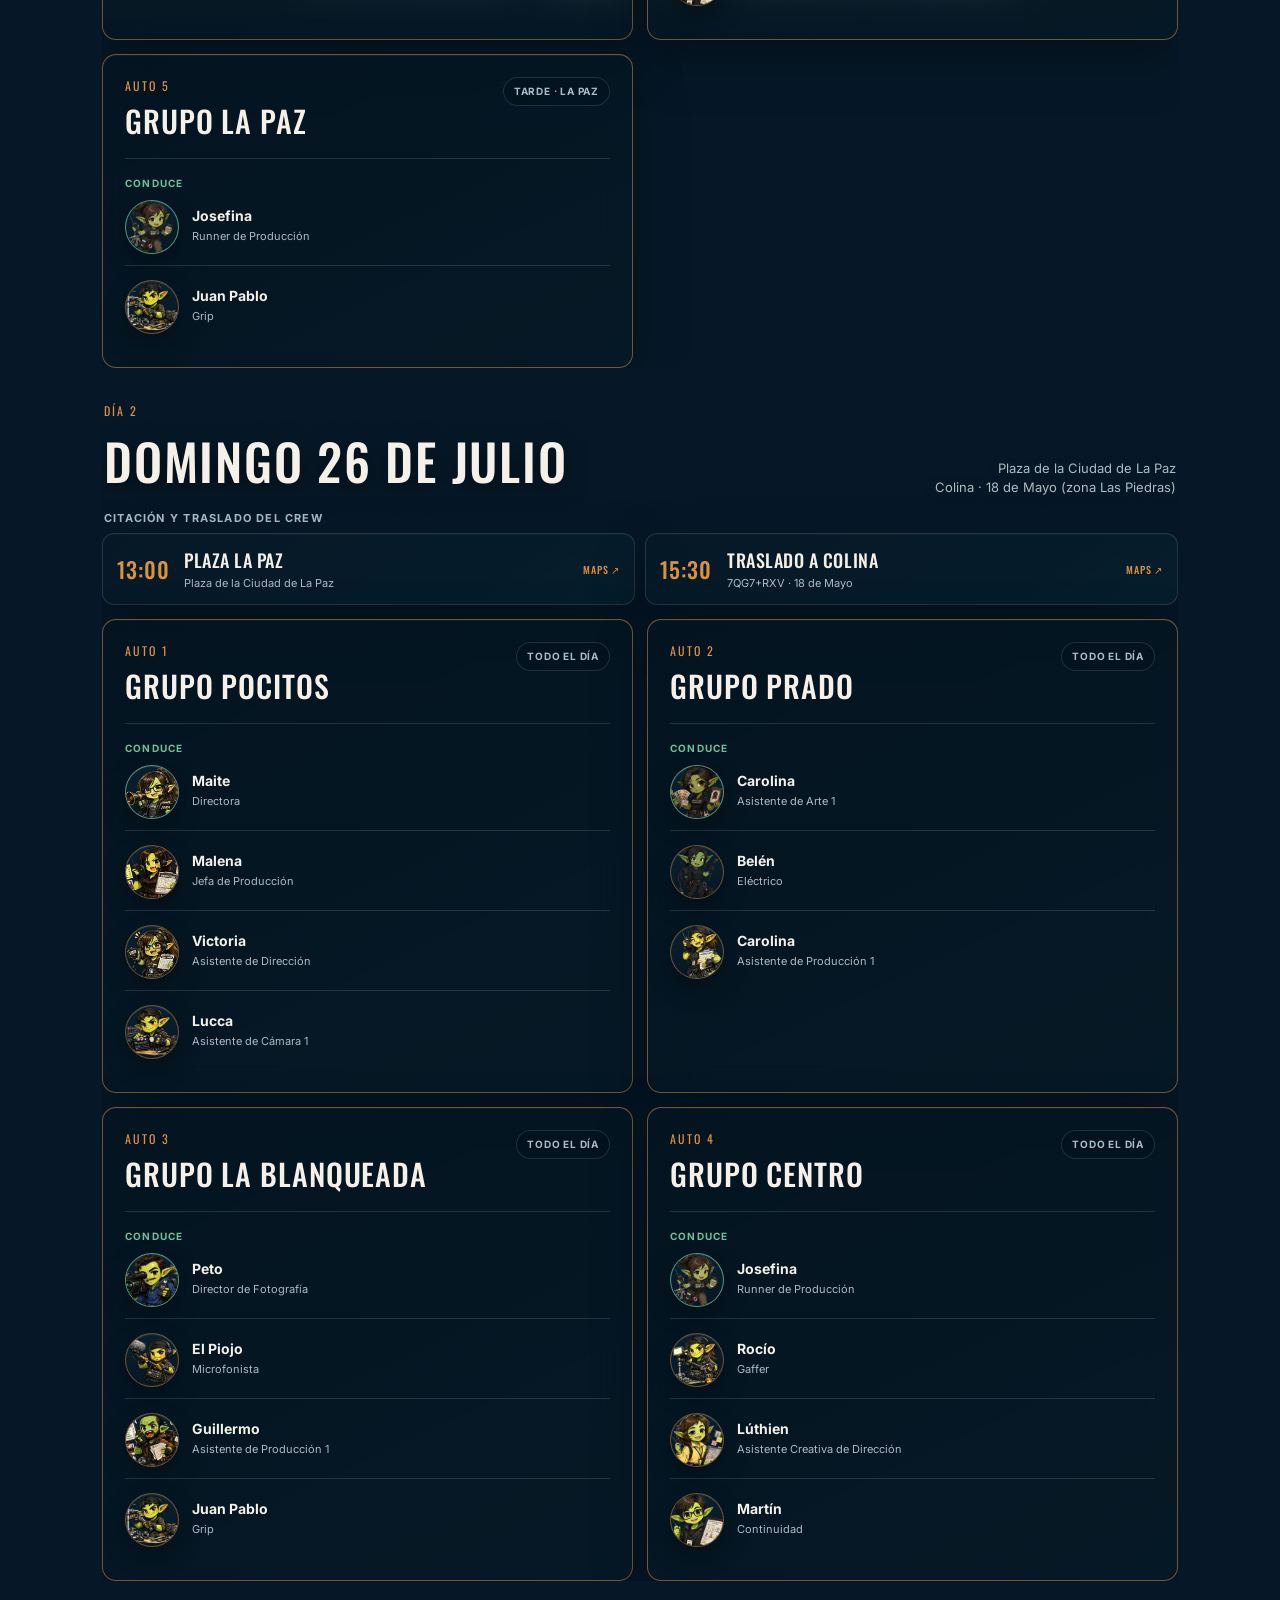
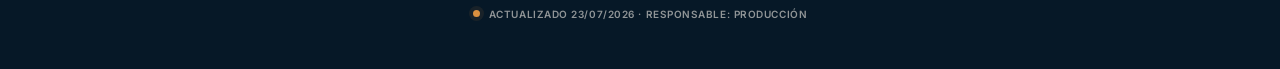
<file: movilidad/index.html>
<!doctype html>
<html lang="es">
<head>
<meta charset="utf-8">
<meta name="viewport" content="width=device-width,initial-scale=1,viewport-fit=cover">
<meta name="theme-color" content="#061827">
<meta name="color-scheme" content="dark">
<meta name="mobile-web-app-capable" content="yes">
<meta name="apple-mobile-web-app-capable" content="yes">
<meta name="apple-mobile-web-app-status-bar-style" content="black-translucent">
<meta name="apple-mobile-web-app-title" content="Jona Ops">
<meta name="format-detection" content="telephone=no">
<link rel="icon" href="../favicon.svg?v=3" type="image/svg+xml" sizes="any">
<link rel="icon" type="image/png" sizes="32x32" href="../favicon-32x32.png">
<link rel="icon" type="image/png" sizes="16x16" href="../favicon-16x16.png">
<link rel="apple-touch-icon" sizes="180x180" href="../apple-touch-icon.png">
<link rel="icon" type="image/png" sizes="192x192" href="../android-chrome-192x192.png">
<meta name="description" content="Movilidad del crew de Jona para las jornadas del 25 y 26 de julio: autos, conductores y pasajeros.">
<link rel="canonical" href="https://jrrguille-bit.github.io/jona-logistica/movilidad/">
<meta property="og:title" content="Movilidad — Jona Logística">
<meta property="og:description" content="Quién viaja con quién durante las jornadas de rodaje del 25 y 26 de julio.">
<meta property="og:type" content="website">
<meta property="og:url" content="https://jrrguille-bit.github.io/jona-logistica/movilidad/">
<meta property="og:image" content="https://jrrguille-bit.github.io/jona-logistica/social-preview-jona-1200x630.jpg">
<meta property="og:image:secure_url" content="https://jrrguille-bit.github.io/jona-logistica/social-preview-jona-1200x630.jpg">
<meta property="og:image:type" content="image/jpeg">
<meta property="og:image:width" content="1200">
<meta property="og:image:height" content="630">
<meta property="og:image:alt" content="Movilidad — Jona Logística">
<meta name="twitter:card" content="summary_large_image">
<meta name="twitter:title" content="Movilidad — Jona Logística">
<meta name="twitter:description" content="Movilidad del crew de Jona para las jornadas del 25 y 26 de julio: autos, conductores y pasajeros.">
<meta name="twitter:image" content="https://jrrguille-bit.github.io/jona-logistica/social-preview-jona-1200x630.jpg">
<meta name="twitter:image:alt" content="Movilidad — Jona Logística">
<title>Movilidad — Jona Logística</title>
<link rel="preconnect" href="https://fonts.googleapis.com">
<link rel="preconnect" href="https://fonts.gstatic.com" crossorigin>
<link href="https://fonts.googleapis.com/css2?family=Inter:wght@500;600;700&family=Oswald:wght@400;500;600&display=swap" rel="stylesheet">
<style>
:root{color-scheme:dark;--bg:#061827;--ink:#f5f0e8;--muted:#aebbc4;--accent:#dc9140;--accent-strong:#f0aa56;--line:rgba(220,145,64,.52);--hair:rgba(255,255,255,.12);--panel:rgba(4,20,32,.79);--driver:#6ec29a;--focus:#ffd18f;--shadow:0 22px 65px rgba(0,0,0,.42)}
*{box-sizing:border-box}
html{min-height:100%;scroll-behavior:smooth;background:var(--bg)}
body{margin:0;min-height:100vh;position:relative;isolation:isolate;overflow-x:hidden;color:var(--ink);font-family:Inter,system-ui,-apple-system,BlinkMacSystemFont,"Segoe UI",sans-serif;background:#061827 url("../jona-movilidad-fondo-poster.webp") center center/cover fixed no-repeat}
.video-bg{position:fixed;inset:0;z-index:0;width:100%;height:100%;object-fit:cover;object-position:center center;pointer-events:none;filter:saturate(.72) contrast(1.08) brightness(.64);transform:scale(1.015)}
body:before{content:"";position:fixed;inset:0;z-index:1;pointer-events:none;background:linear-gradient(180deg,rgba(2,13,21,.68) 0%,rgba(3,18,28,.44) 24%,rgba(3,16,26,.58) 54%,rgba(2,12,20,.88) 100%),radial-gradient(circle at 50% 8%,rgba(22,93,130,.20),transparent 48%),linear-gradient(90deg,rgba(1,9,15,.34),transparent 20%,transparent 80%,rgba(1,9,15,.34))}
body:after{content:"";position:fixed;inset:0;z-index:1;pointer-events:none;opacity:.15;background:repeating-linear-gradient(0deg,rgba(255,255,255,.025) 0,rgba(255,255,255,.025) 1px,transparent 1px,transparent 4px)}
a{color:inherit}.page{position:relative;z-index:2;width:min(1120px,100%);margin:0 auto;padding:88px 22px 48px}
.home-link{position:fixed;z-index:20;top:20px;left:20px;display:inline-flex;align-items:center;gap:9px;min-height:44px;padding:10px 16px;border:1px solid var(--line);border-radius:999px;background:rgba(4,20,32,.84);color:var(--ink);text-decoration:none;font-family:Oswald,Impact,sans-serif;font-size:15px;font-weight:500;letter-spacing:.07em;text-transform:uppercase;box-shadow:0 12px 30px rgba(0,0,0,.32);backdrop-filter:blur(14px);-webkit-backdrop-filter:blur(14px);transition:transform .18s ease,border-color .18s ease,background .18s ease}
.home-link:hover{transform:translateY(-2px);border-color:var(--accent-strong);background:rgba(7,28,42,.92)}.home-link:focus-visible,.day-link:focus-visible,.schedule-stop:focus-visible{outline:3px solid var(--focus);outline-offset:3px}
.hero{padding:clamp(28px,5vw,56px);border:1px solid var(--line);border-radius:16px;background:linear-gradient(135deg,rgba(4,19,31,.90),rgba(7,34,51,.74)),radial-gradient(circle at 86% 10%,rgba(75,163,213,.15),transparent 38%);box-shadow:var(--shadow);backdrop-filter:blur(16px);-webkit-backdrop-filter:blur(16px)}
.eyebrow{display:flex;align-items:center;gap:11px;margin:0 0 14px;color:var(--accent);font-family:Oswald,Impact,sans-serif;font-size:13px;font-weight:500;letter-spacing:.24em;text-transform:uppercase}.eyebrow:before{content:"";width:30px;height:1px;background:var(--accent)}
h1{margin:0;max-width:820px;font-family:Oswald,Impact,"Arial Narrow",sans-serif;font-size:clamp(52px,8vw,88px);font-weight:500;line-height:.95;letter-spacing:.035em;text-transform:uppercase;text-shadow:0 8px 30px rgba(0,0,0,.56)}
.day-nav{display:grid;grid-template-columns:repeat(2,minmax(0,1fr));gap:12px;margin:20px 0 34px}.day-link{display:flex;align-items:center;justify-content:space-between;gap:18px;min-height:78px;padding:16px 19px;border:1px solid var(--hair);border-radius:12px;background:linear-gradient(145deg,rgba(6,25,38,.86),rgba(7,32,47,.72));text-decoration:none;box-shadow:0 12px 32px rgba(0,0,0,.28);backdrop-filter:blur(14px);-webkit-backdrop-filter:blur(14px);transition:transform .18s ease,border-color .18s ease,background .18s ease}.day-link:hover{transform:translateY(-2px);border-color:var(--line);background:linear-gradient(145deg,rgba(8,31,46,.94),rgba(9,38,55,.84))}.day-link strong{display:block;font-family:Oswald,Impact,sans-serif;font-size:22px;font-weight:500;letter-spacing:.035em;text-transform:uppercase}.day-link span{display:block;margin-top:3px;color:var(--muted);font-size:12px}.day-link i{width:12px;height:12px;border-right:2px solid var(--accent);border-bottom:2px solid var(--accent);transform:rotate(45deg);margin-right:4px}
.day{scroll-margin-top:24px;margin:34px 0 0}.day-heading{display:flex;align-items:end;justify-content:space-between;gap:20px;margin:0 2px 14px}.day-kicker{margin:0 0 4px;color:var(--accent);font-family:Oswald,Impact,sans-serif;font-size:12px;letter-spacing:.17em;text-transform:uppercase}.day-heading h2{margin:0;font-family:Oswald,Impact,sans-serif;font-size:clamp(34px,5vw,50px);font-weight:500;letter-spacing:.035em;text-transform:uppercase;text-shadow:0 5px 22px rgba(0,0,0,.58)}.day-heading>p{margin:0;color:var(--muted);font-size:13px;text-align:right;line-height:1.45;text-shadow:0 2px 10px rgba(0,0,0,.52)}
.day-schedule{display:grid;grid-template-columns:repeat(2,minmax(0,1fr));gap:10px;margin:0 0 14px}.schedule-stop{display:grid;grid-template-columns:auto minmax(0,1fr) auto;align-items:center;gap:13px;min-height:72px;padding:12px 14px;border:1px solid var(--hair);border-radius:12px;background:linear-gradient(145deg,rgba(6,25,38,.84),rgba(7,32,47,.68));text-decoration:none;box-shadow:0 10px 28px rgba(0,0,0,.24);backdrop-filter:blur(13px);-webkit-backdrop-filter:blur(13px);transition:transform .18s ease,border-color .18s ease,background .18s ease}.schedule-stop:hover{transform:translateY(-2px);border-color:var(--line);background:linear-gradient(145deg,rgba(8,31,46,.94),rgba(9,38,55,.82))}.schedule-time{min-width:54px;color:var(--accent);font-family:Oswald,Impact,sans-serif;font-size:22px;font-weight:500;letter-spacing:.04em}.schedule-stop strong{display:block;font-family:Oswald,Impact,sans-serif;font-size:18px;font-weight:500;letter-spacing:.03em;text-transform:uppercase}.schedule-stop small{display:block;margin-top:3px;color:var(--muted);font-size:11px;line-height:1.35}.schedule-stop b{color:var(--accent);font-family:Oswald,Impact,sans-serif;font-size:10px;font-weight:500;letter-spacing:.08em;text-transform:uppercase;white-space:nowrap}.schedule-label{grid-column:1/-1;margin:0 2px -2px;color:var(--muted);font-size:11px;font-weight:700;letter-spacing:.11em;text-transform:uppercase}
.cars{display:grid;grid-template-columns:repeat(2,minmax(0,1fr));gap:14px}.car-card{min-width:0;padding:22px;border:1px solid var(--line);border-radius:14px;background:linear-gradient(155deg,rgba(4,20,32,.86),rgba(5,25,37,.76));box-shadow:var(--shadow);backdrop-filter:blur(18px);-webkit-backdrop-filter:blur(18px)}.car-top{display:flex;align-items:flex-start;justify-content:space-between;gap:16px;margin-bottom:18px;padding-bottom:15px;border-bottom:1px solid var(--hair)}.car-number{margin:0;color:var(--accent);font-family:Oswald,Impact,sans-serif;font-size:12px;letter-spacing:.16em;text-transform:uppercase}.car-title{margin:4px 0 0;font-family:Oswald,Impact,sans-serif;font-size:30px;font-weight:500;letter-spacing:.03em;text-transform:uppercase}.route{flex:0 0 auto;max-width:48%;padding:7px 10px;border:1px solid var(--hair);border-radius:999px;background:rgba(3,16,25,.24);color:var(--muted);font-size:10px;font-weight:700;line-height:1.3;letter-spacing:.08em;text-align:right;text-transform:uppercase}.driver-label{margin:0 0 8px;color:var(--driver);font-size:10px;font-weight:700;letter-spacing:.12em;text-transform:uppercase}
.person{display:flex;align-items:center;gap:13px;padding:11px 0;border-top:1px solid var(--hair)}.person.driver{padding-top:0;border-top:0}.person-mark{position:relative;flex:0 0 54px;width:54px;height:54px;border-radius:999px;overflow:hidden;border:1px solid rgba(220,145,64,.48);background:linear-gradient(180deg,rgba(10,33,48,.96),rgba(7,24,36,.96));box-shadow:inset 0 1px 0 rgba(255,255,255,.08),0 8px 18px rgba(0,0,0,.26);transition:transform .18s ease,border-color .18s ease,box-shadow .18s ease}.person-mark img{display:block;width:100%;height:100%;object-fit:cover;object-position:center 24%;transform:scale(1.34);transform-origin:center 27%}.person:hover .person-mark{transform:translateY(-2px);border-color:rgba(240,170,86,.78);box-shadow:inset 0 1px 0 rgba(255,255,255,.09),0 11px 24px rgba(0,0,0,.34)}.person.driver .person-mark{border-color:rgba(110,194,154,.75);box-shadow:inset 0 1px 0 rgba(255,255,255,.08),0 0 0 2px rgba(110,194,154,.10),0 8px 18px rgba(0,0,0,.26)}.person strong{display:block;font-size:14px;line-height:1.35}.person span{display:block;margin-top:3px;color:var(--muted);font-size:11px;line-height:1.4}
.page-meta{display:flex;align-items:center;justify-content:center;gap:9px;margin:26px 4px 0;color:rgba(245,240,232,.58);font-size:10px;font-weight:600;letter-spacing:.055em;line-height:1.45;text-align:center;text-transform:uppercase}.page-meta:before{content:"";width:7px;height:7px;border-radius:50%;background:var(--accent);box-shadow:0 0 0 4px rgba(220,145,64,.09)}
@media(max-width:760px){.video-bg{object-position:center center}.page{padding-left:15px;padding-right:15px}.home-link{top:12px;left:12px}.day-nav,.day-schedule,.cars{grid-template-columns:1fr}.day-heading{align-items:start;display:block}.day-heading>p{margin-top:7px;text-align:left}}
@media(max-width:520px){body:before{background:linear-gradient(180deg,rgba(2,13,21,.65) 0%,rgba(3,18,28,.40) 22%,rgba(3,16,26,.57) 52%,rgba(2,12,20,.90) 100%),linear-gradient(90deg,rgba(1,9,15,.22),transparent 18%,transparent 82%,rgba(1,9,15,.22))}.hero{padding:27px 21px}h1{font-size:clamp(48px,16vw,70px)}.car-card{padding:18px}.car-title{font-size:27px}.route{max-width:54%}.person-mark{flex-basis:48px;width:48px;height:48px}}
@media(min-width:1200px){.video-bg{filter:saturate(.68) contrast(1.08) brightness(.56)}}
@media(prefers-reduced-motion:reduce){html{scroll-behavior:auto}.video-bg{display:none}.home-link,.day-link,.person-mark{transition:none}}
</style>
<link rel="stylesheet" href="../site-touchup.css?v=20260723-1">
<link rel="preload" as="image" href="../jona-movilidad-fondo-poster.webp" fetchpriority="high">
<link rel="manifest" href="../manifest.webmanifest">
<script defer src="../offline.js?v=3"></script>
</head>
<body>
<video class="video-bg" autoplay muted loop playsinline preload="none" poster="../jona-movilidad-fondo-poster.webp" aria-hidden="true"><source data-src="../jona-movilidad-fondo-mobile.webm" type="video/webm"><source data-src="../jona-movilidad-fondo-mobile.mp4" type="video/mp4"></video>
<a class="home-link" href="../" aria-label="Volver al inicio"><span class="home-icon" aria-hidden="true"><svg viewBox="0 0 24 24"><path d="M15 5l-7 7 7 7"></path><path d="M8 12h10"></path></svg></span><span>Inicio</span></a>
<main id="main-content" class="page">
<header class="hero"><p class="eyebrow">Producción Jona</p><h1>Movilidad</h1></header>
<nav class="day-nav" aria-label="Jornadas de movilidad"><a class="day-link" href="#dia-1"><span><strong>Día 1</strong><span>Sábado 25 de julio · 5 autos</span></span><i aria-hidden="true"></i></a><a class="day-link" href="#dia-2"><span><strong>Día 2</strong><span>Domingo 26 de julio · 4 autos</span></span><i aria-hidden="true"></i></a></nav>
<section class="day" id="dia-1" aria-labelledby="titulo-dia-1"><div class="day-heading"><div><p class="day-kicker">Día 1</p><h2 id="titulo-dia-1">Sábado 25 de julio</h2></div><p>Taller · Ciudad de la Costa<br>Casa Negro · La Paz</p></div><div class="day-schedule" aria-label="Citaciones y locaciones del día 1"><p class="schedule-label">Citación del crew</p><a class="schedule-stop" href="https://maps.app.goo.gl/rCRmuXbNJsoWQdP96" target="_blank" rel="noopener noreferrer"><span class="schedule-time">07:00</span><span><strong>Taller</strong><small>Acacias M36 S4 · Ciudad de la Costa</small></span><b>Maps ↗</b></a><a class="schedule-stop" href="https://maps.app.goo.gl/sYxF6PrtNMkBd42r7" target="_blank" rel="noopener noreferrer"><span class="schedule-time">18:00</span><span><strong>Casa Negro</strong><small>6QQF+QMQ · La Paz</small></span><b>Maps ↗</b></a></div><div class="cars">
<article class="car-card"><div class="car-top"><div><p class="car-number">Auto 1</p><h3 class="car-title">Grupo Pocitos</h3></div><span class="route">Todo el día</span></div><p class="driver-label">Conduce</p><div class="person driver"><span class="person-mark"><img src="../assets/avatars/01_maite_pineyrua_segura.webp" alt="" width="54" height="54" loading="eager" fetchpriority="high" decoding="async"></span><div><strong>Maite</strong><span>Directora</span></div></div><div class="person"><span class="person-mark"><img src="../assets/avatars/05_malena_benavides.webp" alt="" width="54" height="54" loading="eager" fetchpriority="high" decoding="async"></span><div><strong>Malena</strong><span>Jefa de Producción</span></div></div><div class="person"><span class="person-mark"><img src="../assets/avatars/02_victoria_alexandre.webp" alt="" width="54" height="54" loading="eager" fetchpriority="high" decoding="async"></span><div><strong>Victoria</strong><span>Asistente de Dirección</span></div></div><div class="person"><span class="person-mark"><img src="../assets/avatars/11_lucca_chakiyian.webp" alt="" width="54" height="54" loading="eager" fetchpriority="high" decoding="async"></span><div><strong>Lucca</strong><span>Asistente de Cámara 1</span></div></div></article>
<article class="car-card"><div class="car-top"><div><p class="car-number">Auto 2</p><h3 class="car-title">Grupo Prado</h3></div><span class="route">Mañana · Ciudad de la Costa</span></div><p class="driver-label">Conduce</p><div class="person driver"><span class="person-mark"><img src="../assets/avatars/09_carolina_lopez.webp" alt="" width="54" height="54" loading="lazy" fetchpriority="low" decoding="async"></span><div><strong>Carolina</strong><span>Asistente de Arte 1</span></div></div><div class="person"><span class="person-mark"><img src="../assets/avatars/15_belen.webp" alt="" width="54" height="54" loading="lazy" fetchpriority="low" decoding="async"></span><div><strong>Belén</strong><span>Eléctrico</span></div></div></article>
<article class="car-card"><div class="car-top"><div><p class="car-number">Auto 3</p><h3 class="car-title">Grupo La Blanqueada</h3></div><span class="route">Todo el día</span></div><p class="driver-label">Conduce</p><div class="person driver"><span class="person-mark"><img src="../assets/avatars/10_pedro_piaggio.webp" alt="" width="54" height="54" loading="lazy" fetchpriority="low" decoding="async"></span><div><strong>Peto</strong><span>Director de Fotografía</span></div></div><div class="person"><span class="person-mark"><img src="../assets/avatars/13_juan_andres_piojo.webp" alt="" width="54" height="54" loading="lazy" fetchpriority="low" decoding="async"></span><div><strong>El Piojo</strong><span>Microfonista · mañana únicamente</span></div></div><div class="person"><span class="person-mark"><img src="../assets/avatars/06_guillermo_barbeito.webp" alt="" width="54" height="54" loading="lazy" fetchpriority="low" decoding="async"></span><div><strong>Guillermo</strong><span>Asistente de Producción 1</span></div></div></article>
<article class="car-card"><div class="car-top"><div><p class="car-number">Auto 4</p><h3 class="car-title">Grupo Las Piedras</h3></div><span class="route">Todo el día</span></div><p class="driver-label">Conduce</p><div class="person driver"><span class="person-mark"><img src="../assets/avatars/08_mateo_borges.webp" alt="" width="54" height="54" loading="lazy" fetchpriority="low" decoding="async"></span><div><strong>Mateo</strong><span>Director de Arte</span></div></div><div class="person"><span class="person-mark"><img src="../assets/avatars/14_rocio_espinosa.webp" alt="" width="54" height="54" loading="lazy" fetchpriority="low" decoding="async"></span><div><strong>Rocío</strong><span>Gaffer</span></div></div><div class="person"><span class="person-mark"><img src="../assets/avatars/03_luthien_fernandez.webp" alt="" width="54" height="54" loading="lazy" fetchpriority="low" decoding="async"></span><div><strong>Lúthien</strong><span>Asistente Creativa de Dirección</span></div></div><div class="person"><span class="person-mark"><img src="../assets/avatars/04_martin_fernandez.webp" alt="" width="54" height="54" loading="lazy" fetchpriority="low" decoding="async"></span><div><strong>Martín</strong><span>Continuidad</span></div></div></article>
<article class="car-card"><div class="car-top"><div><p class="car-number">Auto 5</p><h3 class="car-title">Grupo La Paz</h3></div><span class="route">Tarde · La Paz</span></div><p class="driver-label">Conduce</p><div class="person driver"><span class="person-mark"><img src="../assets/avatars/07_josefina_rabaiotti.webp" alt="" width="54" height="54" loading="lazy" fetchpriority="low" decoding="async"></span><div><strong>Josefina</strong><span>Runner de Producción</span></div></div><div class="person"><span class="person-mark"><img src="../assets/avatars/12_juan_pablo_bottino.webp" alt="" width="54" height="54" loading="lazy" fetchpriority="low" decoding="async"></span><div><strong>Juan Pablo</strong><span>Grip</span></div></div></article>
</div></section>
<section class="day" id="dia-2" aria-labelledby="titulo-dia-2"><div class="day-heading"><div><p class="day-kicker">Día 2</p><h2 id="titulo-dia-2">Domingo 26 de julio</h2></div><p>Plaza de la Ciudad de La Paz<br>Colina · 18 de Mayo (zona Las Piedras)</p></div><div class="day-schedule" aria-label="Citaciones y locaciones del día 2"><p class="schedule-label">Citación y traslado del crew</p><a class="schedule-stop" href="https://maps.app.goo.gl/nd538q5WVMxNq2Wa6" target="_blank" rel="noopener noreferrer"><span class="schedule-time">13:00</span><span><strong>Plaza La Paz</strong><small>Plaza de la Ciudad de La Paz</small></span><b>Maps ↗</b></a><a class="schedule-stop" href="https://maps.app.goo.gl/AjuynWbkmxZ57cQX6" target="_blank" rel="noopener noreferrer"><span class="schedule-time">15:30</span><span><strong>Traslado a Colina</strong><small>7QG7+RXV · 18 de Mayo</small></span><b>Maps ↗</b></a></div><div class="cars">
<article class="car-card"><div class="car-top"><div><p class="car-number">Auto 1</p><h3 class="car-title">Grupo Pocitos</h3></div><span class="route">Todo el día</span></div><p class="driver-label">Conduce</p><div class="person driver"><span class="person-mark"><img src="../assets/avatars/01_maite_pineyrua_segura.webp" alt="" width="54" height="54" loading="lazy" fetchpriority="low" decoding="async"></span><div><strong>Maite</strong><span>Directora</span></div></div><div class="person"><span class="person-mark"><img src="../assets/avatars/05_malena_benavides.webp" alt="" width="54" height="54" loading="lazy" fetchpriority="low" decoding="async"></span><div><strong>Malena</strong><span>Jefa de Producción</span></div></div><div class="person"><span class="person-mark"><img src="../assets/avatars/02_victoria_alexandre.webp" alt="" width="54" height="54" loading="lazy" fetchpriority="low" decoding="async"></span><div><strong>Victoria</strong><span>Asistente de Dirección</span></div></div><div class="person"><span class="person-mark"><img src="../assets/avatars/11_lucca_chakiyian.webp" alt="" width="54" height="54" loading="lazy" fetchpriority="low" decoding="async"></span><div><strong>Lucca</strong><span>Asistente de Cámara 1</span></div></div></article>
<article class="car-card"><div class="car-top"><div><p class="car-number">Auto 2</p><h3 class="car-title">Grupo Prado</h3></div><span class="route">Todo el día</span></div><p class="driver-label">Conduce</p><div class="person driver"><span class="person-mark"><img src="../assets/avatars/09_carolina_lopez.webp" alt="" width="54" height="54" loading="lazy" fetchpriority="low" decoding="async"></span><div><strong>Carolina</strong><span>Asistente de Arte 1</span></div></div><div class="person"><span class="person-mark"><img src="../assets/avatars/15_belen.webp" alt="" width="54" height="54" loading="lazy" fetchpriority="low" decoding="async"></span><div><strong>Belén</strong><span>Eléctrico</span></div></div><div class="person"><span class="person-mark"><img src="../assets/avatars/16_carolina_romero.webp" alt="" width="54" height="54" loading="lazy" fetchpriority="low" decoding="async"></span><div><strong>Carolina</strong><span>Asistente de Producción 1</span></div></div></article>
<article class="car-card"><div class="car-top"><div><p class="car-number">Auto 3</p><h3 class="car-title">Grupo La Blanqueada</h3></div><span class="route">Todo el día</span></div><p class="driver-label">Conduce</p><div class="person driver"><span class="person-mark"><img src="../assets/avatars/10_pedro_piaggio.webp" alt="" width="54" height="54" loading="lazy" fetchpriority="low" decoding="async"></span><div><strong>Peto</strong><span>Director de Fotografía</span></div></div><div class="person"><span class="person-mark"><img src="../assets/avatars/13_juan_andres_piojo.webp" alt="" width="54" height="54" loading="lazy" fetchpriority="low" decoding="async"></span><div><strong>El Piojo</strong><span>Microfonista</span></div></div><div class="person"><span class="person-mark"><img src="../assets/avatars/06_guillermo_barbeito.webp" alt="" width="54" height="54" loading="lazy" fetchpriority="low" decoding="async"></span><div><strong>Guillermo</strong><span>Asistente de Producción 1</span></div></div><div class="person"><span class="person-mark"><img src="../assets/avatars/12_juan_pablo_bottino.webp" alt="" width="54" height="54" loading="lazy" fetchpriority="low" decoding="async"></span><div><strong>Juan Pablo</strong><span>Grip</span></div></div></article>
<article class="car-card"><div class="car-top"><div><p class="car-number">Auto 4</p><h3 class="car-title">Grupo Centro</h3></div><span class="route">Todo el día</span></div><p class="driver-label">Conduce</p><div class="person driver"><span class="person-mark"><img src="../assets/avatars/07_josefina_rabaiotti.webp" alt="" width="54" height="54" loading="lazy" fetchpriority="low" decoding="async"></span><div><strong>Josefina</strong><span>Runner de Producción</span></div></div><div class="person"><span class="person-mark"><img src="../assets/avatars/14_rocio_espinosa.webp" alt="" width="54" height="54" loading="lazy" fetchpriority="low" decoding="async"></span><div><strong>Rocío</strong><span>Gaffer</span></div></div><div class="person"><span class="person-mark"><img src="../assets/avatars/03_luthien_fernandez.webp" alt="" width="54" height="54" loading="lazy" fetchpriority="low" decoding="async"></span><div><strong>Lúthien</strong><span>Asistente Creativa de Dirección</span></div></div><div class="person"><span class="person-mark"><img src="../assets/avatars/04_martin_fernandez.webp" alt="" width="54" height="54" loading="lazy" fetchpriority="low" decoding="async"></span><div><strong>Martín</strong><span>Continuidad</span></div></div></article>
</div></section>
<p class="page-meta"><span>Actualizado 23/07/2026 · Responsable: Producción</span></p>
</main>
<script>const backgroundVideo=document.querySelector('.video-bg');document.addEventListener('visibilitychange',()=>{if(document.hidden){backgroundVideo.pause();return}backgroundVideo.play().catch(()=>{});});</script>
<script id="deferred-background-video">(()=>{const video=document.querySelector('.video-bg');if(!video)return;const reduceMotion=window.matchMedia&&window.matchMedia('(prefers-reduced-motion: reduce)').matches;const saveData=navigator.connection&&navigator.connection.saveData;if(reduceMotion||saveData)return;const loadVideo=()=>{video.querySelectorAll('source[data-src]').forEach(source=>{source.src=source.dataset.src;});video.load();video.play().catch(()=>{});};if('requestIdleCallback' in window){requestIdleCallback(loadVideo,{timeout:1800});}else{setTimeout(loadVideo,900);}})();</script>
</body>
</html>
</file>
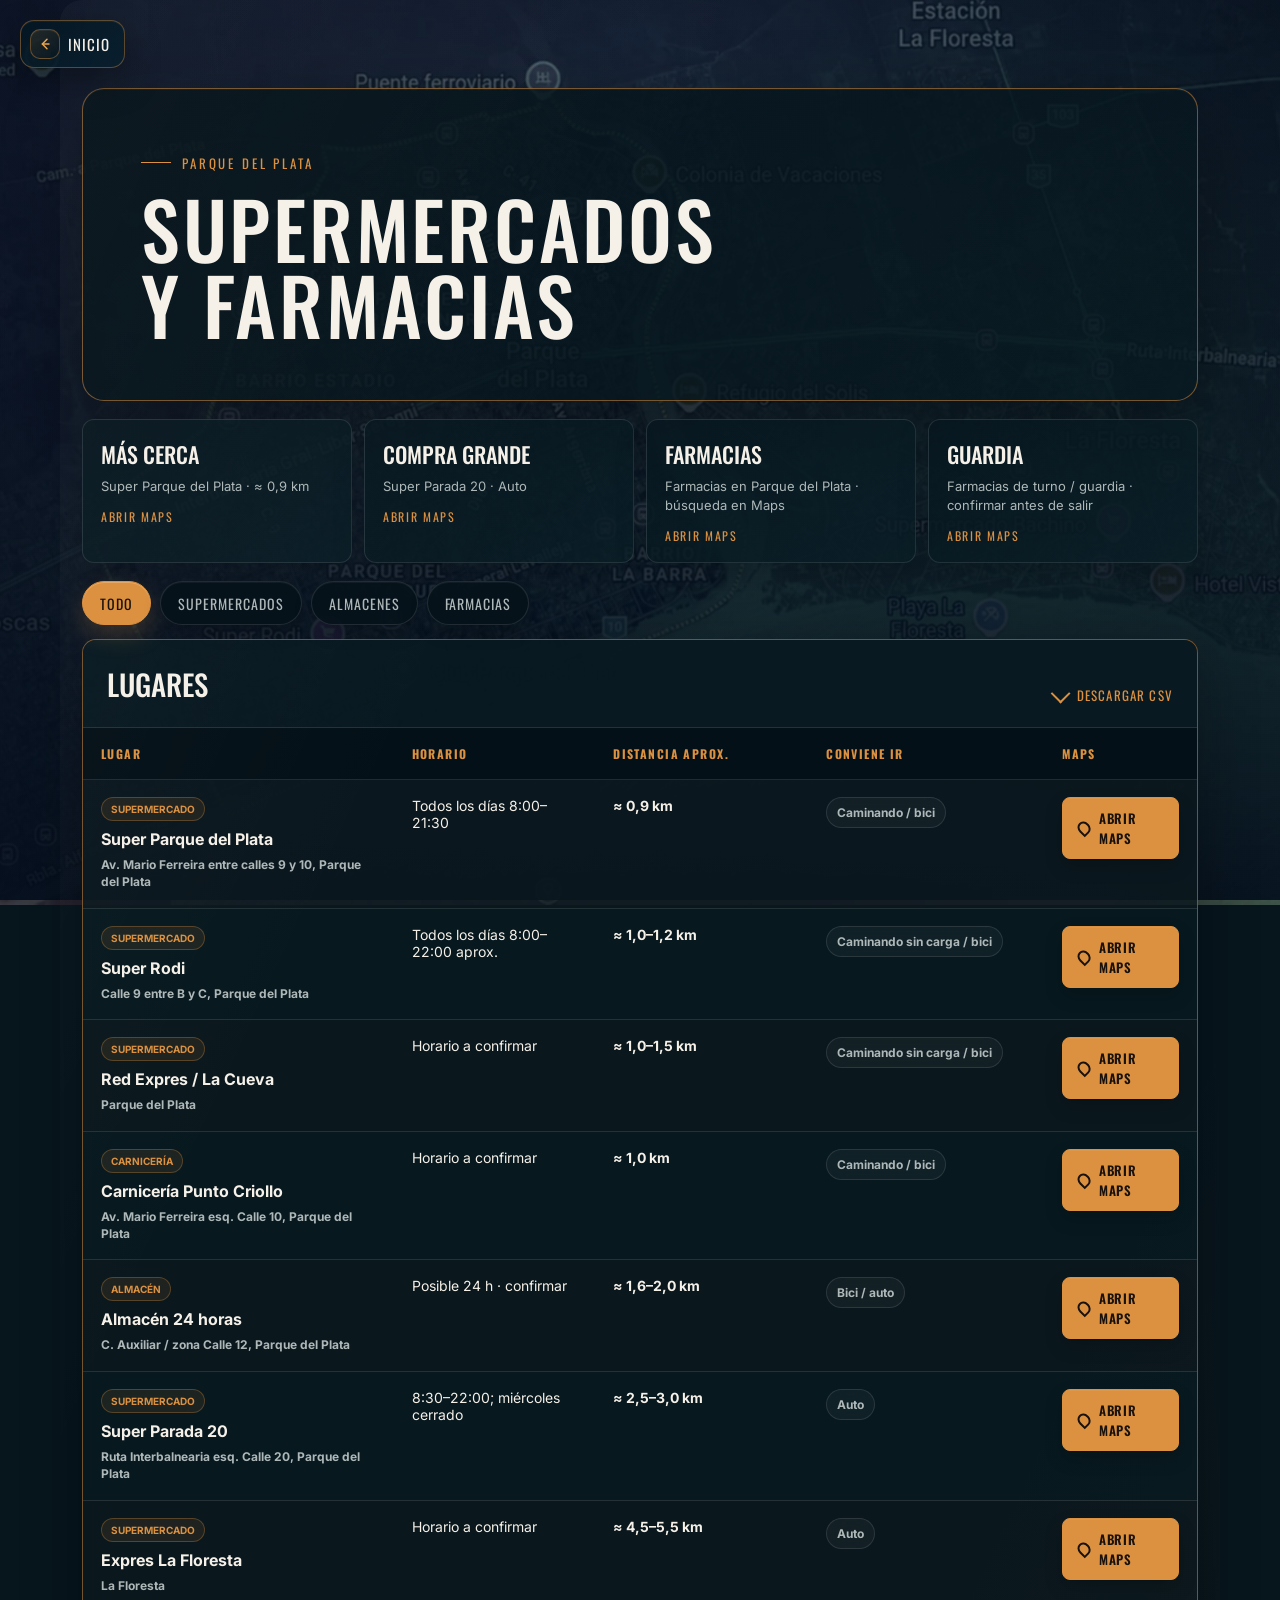
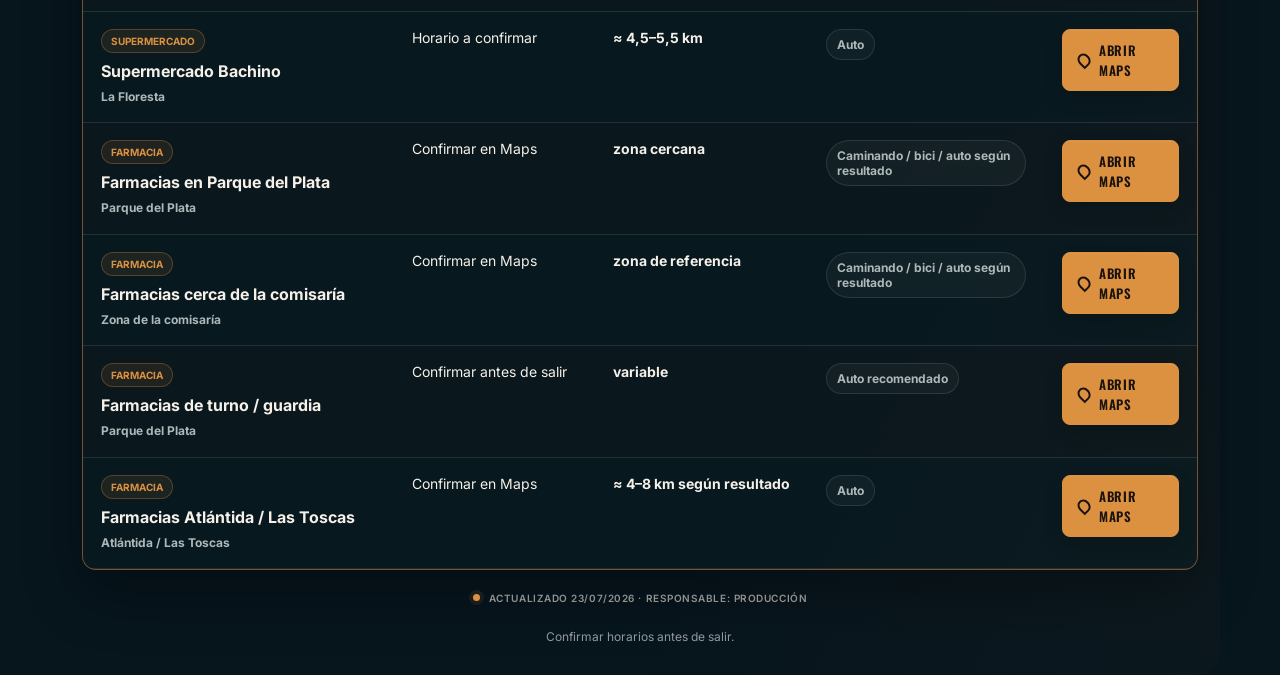
<file: supermercados/index.html>
<!doctype html>
<html lang="es">
<head>
<meta charset="utf-8">
<meta name="viewport" content="width=device-width,initial-scale=1,viewport-fit=cover">
<meta name="theme-color" content="#07151d">
<meta name="color-scheme" content="dark">
<meta name="mobile-web-app-capable" content="yes">
<meta name="apple-mobile-web-app-capable" content="yes">
<meta name="apple-mobile-web-app-status-bar-style" content="black-translucent">
<meta name="apple-mobile-web-app-title" content="Jona Ops">
<meta name="format-detection" content="telephone=no">
<link rel="icon" href="../favicon.svg?v=3" type="image/svg+xml" sizes="any">
<link rel="icon" type="image/png" sizes="32x32" href="../favicon-32x32.png">
<link rel="apple-touch-icon" sizes="180x180" href="../apple-touch-icon.png">
<link rel="icon" type="image/png" sizes="192x192" href="../android-chrome-192x192.png">
<meta name="description" content="Supermercados, farmacias y comercios útiles cerca de la zona de producción de Jona.">
<link rel="canonical" href="https://jrrguille-bit.github.io/jona-logistica/supermercados/">
<meta property="og:title" content="Supermercados y farmacias — Jona Logística">
<meta property="og:description" content="Acceso rápido a comercios útiles para el rodaje en Parque del Plata.">
<meta property="og:type" content="website">
<meta property="og:url" content="https://jrrguille-bit.github.io/jona-logistica/supermercados/">
<meta property="og:image" content="https://jrrguille-bit.github.io/jona-logistica/social-preview-jona-1200x630.jpg">
<meta property="og:image:secure_url" content="https://jrrguille-bit.github.io/jona-logistica/social-preview-jona-1200x630.jpg">
<meta property="og:image:type" content="image/jpeg">
<meta property="og:image:width" content="1200">
<meta property="og:image:height" content="630">
<meta property="og:image:alt" content="Supermercados y farmacias — Jona Logística">
<meta name="twitter:card" content="summary_large_image">
<meta name="twitter:title" content="Supermercados y farmacias — Jona Logística">
<meta name="twitter:description" content="Supermercados, farmacias y comercios útiles cerca de la zona de producción de Jona.">
<meta name="twitter:image" content="https://jrrguille-bit.github.io/jona-logistica/social-preview-jona-1200x630.jpg">
<meta name="twitter:image:alt" content="Supermercados y farmacias — Jona Logística">
<title>Supermercados y farmacias — Jona Logística</title>
<link rel="preconnect" href="https://fonts.googleapis.com">
<link rel="preconnect" href="https://fonts.gstatic.com" crossorigin>
<link href="https://fonts.googleapis.com/css2?family=Inter:wght@500;600;700&family=Oswald:wght@400;500;600&display=swap" rel="stylesheet">
<link rel="stylesheet" href="../site-touchup.css?v=20260723-1">
<style>
:root{color-scheme:dark;--bg:#07151d;--ink:#f5f0e8;--muted:#aeb8b8;--accent:#dc9140;--accent-strong:#eea64e;--line:rgba(220,145,64,.52);--hair:rgba(255,255,255,.11);--panel:rgba(5,18,25,.84);--shadow:0 22px 60px rgba(0,0,0,.32);--focus:#ffd18f}
*{box-sizing:border-box}html{min-height:100%;background:var(--bg)}body{margin:0;min-height:100vh;position:relative;isolation:isolate;overflow-x:hidden;color:var(--ink);font-family:Inter,system-ui,-apple-system,BlinkMacSystemFont,"Segoe UI",sans-serif;background:var(--bg)}body:before{content:"";position:fixed;inset:0;z-index:0;pointer-events:none;background:url("../assets/shops-bg-1600.webp") center/cover no-repeat;filter:saturate(.62) hue-rotate(92deg) contrast(1.03) brightness(.7);transform:scale(1.01)}body:after{content:"";position:fixed;inset:0;z-index:0;pointer-events:none;background:linear-gradient(180deg,rgba(4,23,40,.32),rgba(3,14,28,.78)),radial-gradient(circle at 50% 12%,rgba(18,72,108,.22),rgba(3,14,28,.58) 72%)}
a{color:inherit}.page{position:relative;z-index:1;width:min(1160px,100%);margin:0 auto;padding:88px 22px 28px}.home-link{position:fixed;z-index:20;top:20px;left:20px;display:inline-flex;align-items:center;min-height:44px;padding:10px 16px;border:1px solid var(--line);border-radius:999px;background:rgba(5,18,25,.86);text-decoration:none;font-family:Oswald,Impact,sans-serif;font-size:15px;letter-spacing:.07em;text-transform:uppercase;box-shadow:0 12px 30px rgba(0,0,0,.24)}
.hero{margin:0 0 18px;padding:clamp(28px,5vw,58px);min-height:220px;display:flex;align-items:flex-end;border:1px solid var(--line);border-radius:14px;background:linear-gradient(135deg,rgba(4,17,24,.91),rgba(8,25,33,.72));box-shadow:var(--shadow)}.label{display:inline-flex;align-items:center;gap:11px;margin-bottom:17px;color:var(--accent);font-family:Oswald,Impact,sans-serif;font-size:13px;letter-spacing:.22em;text-transform:uppercase}.label:before{content:"";width:30px;height:1px;background:var(--accent)}h1{margin:0;font-family:Oswald,Impact,sans-serif;font-size:clamp(44px,7vw,78px);font-weight:500;line-height:.98;letter-spacing:.035em;text-transform:uppercase}
.quick{display:grid;grid-template-columns:repeat(4,minmax(0,1fr));gap:12px;margin:18px 0}.quick-card{display:block;min-height:126px;padding:18px;border:1px solid var(--hair);border-radius:12px;background:linear-gradient(145deg,rgba(7,23,31,.9),rgba(10,30,38,.78));text-decoration:none;box-shadow:0 12px 32px rgba(0,0,0,.18)}.quick-card:hover{border-color:var(--line)}.quick-card strong{display:block;margin-bottom:7px;font-family:Oswald,Impact,sans-serif;font-size:22px;font-weight:500;text-transform:uppercase}.quick-card span{display:block;color:var(--muted);font-size:13px;line-height:1.45}.quick-card small{display:block;margin-top:12px;color:var(--accent);font-family:Oswald,Impact,sans-serif;font-size:12px;letter-spacing:.14em;text-transform:uppercase}
.tabs{display:flex;gap:9px;flex-wrap:wrap;margin:0 0 14px}.tab{min-height:44px;padding:10px 17px;border:1px solid var(--hair);border-radius:999px;background:rgba(5,18,25,.82);color:var(--muted);font-family:Oswald,Impact,sans-serif;font-size:14px;letter-spacing:.07em;text-transform:uppercase;cursor:pointer}.tab.active{border-color:var(--accent);background:var(--accent);color:#1a130d}.panel{border:1px solid var(--line);border-radius:14px;background:var(--panel);box-shadow:var(--shadow);overflow:hidden}.panel-head{display:flex;justify-content:space-between;gap:18px;align-items:flex-end;padding:22px 24px;border-bottom:1px solid var(--hair);background:rgba(10,28,36,.72)}.panel-head h2{margin:0;font-family:Oswald,Impact,sans-serif;font-size:29px;font-weight:500;text-transform:uppercase}.csv-link{color:var(--accent);text-decoration:none;font-family:Oswald,Impact,sans-serif;font-size:13px;letter-spacing:.09em;text-transform:uppercase}.table-wrap{overflow-x:auto}table{width:100%;border-collapse:collapse;min-width:900px}th,td{padding:17px 18px;border-bottom:1px solid var(--hair);text-align:left;vertical-align:top;font-size:14px}th{background:rgba(4,17,24,.86);color:var(--accent);font-family:Oswald,Impact,sans-serif;font-size:12px;letter-spacing:.12em;text-transform:uppercase}tbody tr:nth-child(odd) td{background:rgba(255,255,255,.018)}tbody tr:nth-child(even) td{background:rgba(14,37,45,.34)}.name{min-width:240px;font-size:16px;font-weight:700}.addr{margin-top:7px;color:var(--muted);font-size:12px;line-height:1.45}.kind{display:inline-flex;margin-bottom:8px;padding:5px 9px;border:1px solid rgba(220,145,64,.3);border-radius:999px;background:rgba(220,145,64,.1);color:var(--accent);font-size:10px;font-weight:700;text-transform:uppercase}.dist{font-weight:700;white-space:nowrap}.mode{display:inline-flex;padding:7px 10px;border:1px solid var(--hair);border-radius:999px;background:rgba(255,255,255,.04);color:var(--muted);font-size:12px;font-weight:700}.btn{display:inline-flex;align-items:center;justify-content:center;min-height:42px;padding:10px 15px;border:1px solid var(--accent);border-radius:8px;background:var(--accent);color:#19110b;text-decoration:none;font-family:Oswald,Impact,sans-serif;font-size:13px;font-weight:600;letter-spacing:.07em;text-transform:uppercase}.cards{display:none;padding:14px;gap:12px}.place-card{padding:18px;border:1px solid var(--hair);border-radius:12px;background:linear-gradient(145deg,rgba(8,25,33,.96),rgba(5,19,26,.93))}.place-card h3{margin:0 0 5px;font-family:Oswald,Impact,sans-serif;font-size:26px;font-weight:500}.facts{display:grid;gap:8px;margin:0 0 15px}.fact{display:grid;grid-template-columns:90px 1fr;gap:10px;padding:11px;border:1px solid rgba(255,255,255,.065);border-radius:9px;background:rgba(255,255,255,.028)}.fact b{color:var(--accent);font-size:10px;text-transform:uppercase}.fact span{color:var(--muted);font-size:13px;font-weight:600}.place-card .btn{width:100%;min-height:48px}
.page-meta{display:flex;align-items:center;justify-content:center;gap:9px;margin:22px 4px 0;color:rgba(245,240,232,.58);font-size:10px;font-weight:600;letter-spacing:.055em;text-align:center;text-transform:uppercase}.page-meta:before{content:"";width:7px;height:7px;border-radius:50%;background:var(--accent);box-shadow:0 0 0 4px rgba(220,145,64,.09)}footer{margin:14px 0 0;padding:10px 4px 0;color:rgba(217,225,224,.65);font-size:12px;line-height:1.55;text-align:center}
@media(max-width:920px){.quick{grid-template-columns:repeat(2,minmax(0,1fr))}}@media(max-width:760px){body:before{background-position:center top;filter:saturate(.58) hue-rotate(92deg) contrast(1.03) brightness(.58)}.home-link{position:relative;top:auto;left:auto;margin:12px 12px 0}.page{padding:12px}.hero{min-height:190px;padding:28px 20px}.quick{grid-template-columns:1fr}.panel-head{display:block;padding:20px}.csv-link{display:inline-block;margin-top:14px}.table-wrap{display:none}.cards{display:grid}}
</style>
<link rel="manifest" href="../manifest.webmanifest">
<script defer src="../offline.js?v=3"></script>
</head>
<body>
<a class="home-link" href="../" aria-label="Volver al inicio"><span class="home-icon" aria-hidden="true"><svg viewBox="0 0 24 24"><path d="M15 5l-7 7 7 7"></path><path d="M8 12h10"></path></svg></span><span>Inicio</span></a>
<main id="main-content" class="page">
<header class="hero"><div><div class="label">Parque del Plata</div><h1>Supermercados y farmacias</h1></div></header>
<section id="quick" class="quick"></section>
<nav class="tabs" role="tablist" aria-label="Filtrar lugares"><button type="button" class="tab active" role="tab" aria-selected="true" data-filter="Todos">Todo</button><button type="button" class="tab" role="tab" aria-selected="false" data-filter="Supermercado">Supermercados</button><button type="button" class="tab" role="tab" aria-selected="false" data-filter="Almacén">Almacenes</button><button type="button" class="tab" role="tab" aria-selected="false" data-filter="Farmacia">Farmacias</button></nav>
<section class="panel"><div class="panel-head"><h2>Lugares</h2><a class="csv-link" href="../jona_supermercados_simple_distancia_horario.csv">Descargar CSV</a></div><div class="table-wrap"><table><thead><tr><th>Lugar</th><th>Horario</th><th>Distancia aprox.</th><th>Conviene ir</th><th>Maps</th></tr></thead><tbody id="rows"></tbody></table></div><div id="cards" class="cards"></div></section>
<p class="page-meta"><span>Actualizado 23/07/2026 · Responsable: Producción</span></p>
<footer>Confirmar horarios antes de salir.</footer>
</main>
<script>
const lugares=[
{tipo:'Supermercado',nombre:'Super Parque del Plata',direccion:'Av. Mario Ferreira entre calles 9 y 10, Parque del Plata',horario:'Todos los días 8:00–21:30',distancia:'≈ 0,9 km',modo:'Caminando / bici',query:'Super Parque del Plata Mario Ferreira entre 9 y 10 Parque del Plata'},
{tipo:'Supermercado',nombre:'Super Rodi',direccion:'Calle 9 entre B y C, Parque del Plata',horario:'Todos los días 8:00–22:00 aprox.',distancia:'≈ 1,0–1,2 km',modo:'Caminando sin carga / bici',query:'Super Rodi Calle 9 entre B y C Parque del Plata'},
{tipo:'Supermercado',nombre:'Red Expres / La Cueva',direccion:'Parque del Plata',horario:'Horario a confirmar',distancia:'≈ 1,0–1,5 km',modo:'Caminando sin carga / bici',query:'Red Expres La Cueva Parque del Plata'},
{tipo:'Carnicería',nombre:'Carnicería Punto Criollo',direccion:'Av. Mario Ferreira esq. Calle 10, Parque del Plata',horario:'Horario a confirmar',distancia:'≈ 1,0 km',modo:'Caminando / bici',query:'Carniceria Punto Criollo Mario Ferreira esquina Calle 10 Parque del Plata'},
{tipo:'Almacén',nombre:'Almacén 24 horas',direccion:'C. Auxiliar / zona Calle 12, Parque del Plata',horario:'Posible 24 h · confirmar',distancia:'≈ 1,6–2,0 km',modo:'Bici / auto',query:'Almacen 24 horas Calle Auxiliar Calle 12 Parque del Plata'},
{tipo:'Supermercado',nombre:'Super Parada 20',direccion:'Ruta Interbalnearia esq. Calle 20, Parque del Plata',horario:'8:30–22:00; miércoles cerrado',distancia:'≈ 2,5–3,0 km',modo:'Auto',query:'Super Parada 20 Ruta Interbalnearia esquina Calle 20 Parque del Plata'},
{tipo:'Supermercado',nombre:'Expres La Floresta',direccion:'La Floresta',horario:'Horario a confirmar',distancia:'≈ 4,5–5,5 km',modo:'Auto',query:'Expres La Floresta supermercado'},
{tipo:'Supermercado',nombre:'Supermercado Bachino',direccion:'La Floresta',horario:'Horario a confirmar',distancia:'≈ 4,5–5,5 km',modo:'Auto',query:'Supermercado Bachino La Floresta'},
{tipo:'Farmacia',nombre:'Farmacias en Parque del Plata',direccion:'Parque del Plata',horario:'Confirmar en Maps',distancia:'zona cercana',modo:'Caminando / bici / auto según resultado',query:'farmacias cerca de Parque del Plata Canelones'},
{tipo:'Farmacia',nombre:'Farmacias cerca de la comisaría',direccion:'Zona de la comisaría',horario:'Confirmar en Maps',distancia:'zona de referencia',modo:'Caminando / bici / auto según resultado',query:'farmacias cerca de Comisaria Parque del Plata'},
{tipo:'Farmacia',nombre:'Farmacias de turno / guardia',direccion:'Parque del Plata',horario:'Confirmar antes de salir',distancia:'variable',modo:'Auto recomendado',query:'farmacia de turno Parque del Plata Canelones'},
{tipo:'Farmacia',nombre:'Farmacias Atlántida / Las Toscas',direccion:'Atlántida / Las Toscas',horario:'Confirmar en Maps',distancia:'≈ 4–8 km según resultado',modo:'Auto',query:'farmacias Atlantida Las Toscas Parque del Plata'}
];
const maps=q=>'https://www.google.com/maps/search/?api=1&query='+encodeURIComponent(q);
const quick=[['Más cerca',lugares[0],lugares[0].distancia],['Compra grande',lugares[5],lugares[5].modo],['Farmacias',lugares[8],'búsqueda en Maps'],['Guardia',lugares[10],'confirmar antes de salir']];
function list(filter){if(filter==='Todos')return lugares;if(filter==='Supermercado')return lugares.filter(l=>['Supermercado','Carnicería'].includes(l.tipo));return lugares.filter(l=>l.tipo===filter)}
function row(l){return `<tr><td class="name"><span class="kind">${l.tipo}</span><br>${l.nombre}<div class="addr">${l.direccion}</div></td><td>${l.horario}</td><td class="dist">${l.distancia}</td><td><span class="mode">${l.modo}</span></td><td><a class="btn" href="${maps(l.query)}" target="_blank" rel="noopener noreferrer">Abrir Maps</a></td></tr>`}
function card(l){return `<article class="place-card"><span class="kind">${l.tipo}</span><h3>${l.nombre}</h3><div class="addr">${l.direccion}</div><div class="facts"><div class="fact"><b>Horario</b><span>${l.horario}</span></div><div class="fact"><b>Distancia</b><span>${l.distancia}</span></div><div class="fact"><b>Conviene</b><span>${l.modo}</span></div></div><a class="btn" href="${maps(l.query)}" target="_blank" rel="noopener noreferrer">Abrir Maps</a></article>`}
function render(filter='Todos'){const data=list(filter);document.getElementById('rows').innerHTML=data.map(row).join('');document.getElementById('cards').innerHTML=data.map(card).join('')}
document.getElementById('quick').innerHTML=quick.map(([t,l,n])=>`<a class="quick-card" href="${maps(l.query)}" target="_blank" rel="noopener noreferrer"><strong>${t}</strong><span>${l.nombre} · ${n}</span><small>Abrir Maps</small></a>`).join('');
document.querySelectorAll('.tab').forEach(btn=>btn.addEventListener('click',()=>{document.querySelectorAll('.tab').forEach(b=>{b.classList.remove('active');b.setAttribute('aria-selected','false')});btn.classList.add('active');btn.setAttribute('aria-selected','true');render(btn.dataset.filter)}));render();
</script>
</body>
</html>
</file>
<file: site-touchup.css>
:root{
  --touch-surface:rgba(4,20,32,.84);
  --touch-surface-strong:rgba(8,31,46,.94);
  --touch-hair:rgba(255,255,255,.095);
  --touch-glow:rgba(220,145,64,.13);
  --touch-shadow:0 20px 54px rgba(0,0,0,.30);
  --touch-shadow-lift:0 28px 70px rgba(0,0,0,.40);
}

html{
  scrollbar-color:var(--accent,#dc9140) #061827;
  scrollbar-width:thin;
}

body{
  text-rendering:optimizeLegibility;
  -webkit-font-smoothing:antialiased;
  -moz-osx-font-smoothing:grayscale;
}

::selection{
  background:rgba(220,145,64,.28);
  color:var(--ink,#f5f0e8);
}

/* Navegación secundaria */
.home-link{
  gap:8px!important;
  padding:8px 14px 8px 9px!important;
  border-radius:14px!important;
  border-color:rgba(220,145,64,.40)!important;
  background:linear-gradient(145deg,rgba(5,23,35,.94),rgba(7,31,46,.84))!important;
  box-shadow:0 14px 34px rgba(0,0,0,.34),inset 0 1px rgba(255,255,255,.045)!important;
}
.home-link:hover{
  border-color:var(--accent-strong,#f0aa56)!important;
  background:linear-gradient(145deg,rgba(9,35,50,.98),rgba(10,42,58,.90))!important;
}
.home-icon{
  width:30px;
  height:30px;
  display:grid;
  place-items:center;
  flex:0 0 auto;
  border:1px solid rgba(220,145,64,.40);
  border-radius:10px;
  background:linear-gradient(145deg,rgba(220,145,64,.15),rgba(4,17,27,.48));
  color:var(--accent-strong,#f0aa56);
  box-shadow:inset 0 1px rgba(255,255,255,.055);
}
.home-icon svg{
  width:16px;
  height:16px;
  fill:none;
  stroke:currentColor;
  stroke-width:2.15;
  stroke-linecap:round;
  stroke-linejoin:round;
}

/* Paneles principales */
.hero{
  border-radius:22px!important;
  box-shadow:0 28px 78px rgba(0,0,0,.38),inset 0 1px rgba(255,255,255,.045)!important;
}
.hero:before{
  content:"";
  position:absolute;
  inset:0;
  z-index:0;
  pointer-events:none;
  border-radius:inherit;
  background:linear-gradient(115deg,rgba(255,255,255,.035),transparent 32%,transparent 72%,rgba(220,145,64,.025));
}
.hero>*{position:relative;z-index:1}

.action,
.link-card,
.tool-card,
.app-panel,
.quick-card,
.place-card,
.car-card,
.day-card,
.source-card,
.metric,
.block,
.article-link,
.weekend-link,
.day-link,
.schedule-stop,
.panel,
.metsul-panel{
  box-shadow:var(--touch-shadow),inset 0 1px rgba(255,255,255,.035);
}

.action,
.link-card,
.tool-card,
.quick-card,
.place-card,
.car-card,
.day-card,
.weekend-link,
.day-link,
.schedule-stop,
.article-link,
.download-card{
  will-change:auto;
}

.action:hover,
.link-card:hover,
.quick-card:hover,
.weekend-link:hover,
.day-link:hover,
.schedule-stop:hover,
.article-link:hover,
.download-card:hover{
  box-shadow:var(--touch-shadow-lift),inset 0 1px rgba(255,255,255,.05)!important;
}

/* Sistema de íconos */
.action-icon,
.link-icon,
.tool-icon,
.app-icon,
.platform-icon{
  position:relative;
  isolation:isolate;
  overflow:hidden;
  border-radius:16px!important;
  box-shadow:inset 0 1px rgba(255,255,255,.075),0 12px 28px rgba(0,0,0,.25);
  transition:transform .2s ease,border-color .2s ease,box-shadow .2s ease;
}
.action-icon:before,
.link-icon:before,
.tool-icon:before,
.app-icon:before,
.platform-icon:before{
  content:"";
  position:absolute;
  inset:5px;
  z-index:-1;
  border:1px solid rgba(255,255,255,.07);
  border-radius:11px;
  background:linear-gradient(145deg,rgba(255,255,255,.025),transparent);
}
.action-icon:after,
.link-icon:after,
.tool-icon:after,
.app-icon:after,
.platform-icon:after{
  content:"";
  position:absolute;
  right:-15px;
  bottom:-18px;
  z-index:-1;
  width:42px;
  height:42px;
  border-radius:50%;
  background:currentColor;
  opacity:.07;
  filter:blur(2px);
}
.action-icon svg,
.link-icon svg,
.tool-icon svg,
.app-icon svg,
.platform-icon svg{
  position:relative;
  z-index:1;
  stroke-width:2.15!important;
  stroke-linecap:round;
  stroke-linejoin:round;
  vector-effect:non-scaling-stroke;
}
.action:hover .action-icon,
.link-card:hover .link-icon,
.tool-card:hover .tool-icon,
.download-card:hover .platform-icon{
  transform:translateY(-2px) scale(1.025);
  box-shadow:inset 0 1px rgba(255,255,255,.09),0 16px 34px rgba(0,0,0,.32);
}

/* Portada: color por área */
.action{--card-accent:var(--accent,#dc9140)}
.action:nth-child(1){--card-accent:#67b7e8}
.action:nth-child(2){--card-accent:#72c5a0}
.action:nth-child(3){--card-accent:#e3a25b}
.action:nth-child(4){--card-accent:#ae95e8}
.action:nth-child(5){--card-accent:#e27a78}
.action:before{background:linear-gradient(180deg,transparent,var(--card-accent),transparent)!important}
.action:after{background:radial-gradient(circle,color-mix(in srgb,var(--card-accent) 16%,transparent),transparent 68%)!important}
.action-icon{
  border-color:color-mix(in srgb,var(--card-accent) 44%,transparent)!important;
  background:linear-gradient(145deg,color-mix(in srgb,var(--card-accent) 14%,transparent),rgba(4,17,24,.48))!important;
  color:var(--card-accent)!important;
}
.action-kicker{color:var(--card-accent)!important}
.arrow{border-color:var(--card-accent)!important}

/* Flechas de navegación convertidas en controles visuales */
.weekend-link i,
.day-link i{
  position:relative;
  flex:0 0 auto;
  width:32px!important;
  height:32px!important;
  margin:0!important;
  border:1px solid rgba(220,145,64,.34)!important;
  border-radius:50%;
  background:rgba(220,145,64,.07);
  transform:none!important;
}
.weekend-link i:after,
.day-link i:after{
  content:"";
  position:absolute;
  left:50%;
  top:50%;
  width:8px;
  height:8px;
  border-right:2px solid var(--accent,#dc9140);
  border-bottom:2px solid var(--accent,#dc9140);
  transform:translate(-65%,-50%) rotate(45deg);
}

/* Botones y etiquetas */
.store-button,
.update-button,
.update-link,
.btn,
.tab{
  box-shadow:inset 0 1px rgba(255,255,255,.045),0 8px 18px rgba(0,0,0,.17);
}
.store-button:before{
  content:"";
  width:16px;
  height:16px;
  flex:0 0 auto;
  border:1px solid currentColor;
  border-radius:5px;
  opacity:.82;
}
.store-button[href*="apps.apple.com"]:before{
  border-radius:50% 50% 48% 48%;
  clip-path:polygon(44% 0,65% 0,61% 22%,76% 32%,89% 55%,76% 100%,24% 100%,11% 55%,24% 32%,39% 22%);
  background:currentColor;
  border:0;
}
.store-button[href*="play.google.com"]:before,
.store-button[href*="dji.com"]:before{
  border:0;
  border-radius:3px;
  background:currentColor;
  clip-path:polygon(5% 5%,95% 50%,5% 95%);
}
.csv-link{display:inline-flex!important;align-items:center;gap:8px}
.csv-link:before{
  content:"";
  width:12px;
  height:12px;
  border-left:2px solid currentColor;
  border-bottom:2px solid currentColor;
  transform:rotate(-45deg) translateY(-2px);
}
.btn[href*="maps"]:before,
.btn[href*="google.com/maps"]:before{
  content:"";
  width:10px;
  height:10px;
  margin-right:8px;
  border:2px solid currentColor;
  border-radius:50% 50% 50% 0;
  transform:rotate(-45deg);
}

.status,
.risk,
.kind,
.mode,
.file-type,
.route,
.tab,
.store-button{
  backdrop-filter:blur(10px);
  -webkit-backdrop-filter:blur(10px);
}
.tab.active{box-shadow:0 10px 24px rgba(220,145,64,.22),inset 0 1px rgba(255,255,255,.22)!important}
.source-status{box-shadow:0 0 0 5px rgba(141,160,173,.08),0 0 16px currentColor!important}
.person-mark{box-shadow:inset 0 1px rgba(255,255,255,.09),0 10px 24px rgba(0,0,0,.31)!important}

@media(max-width:760px){
  .hero{border-radius:17px!important}
  .home-link{padding:7px 12px 7px 7px!important}
  .home-icon{width:28px;height:28px;border-radius:9px}
  .action-icon,
  .link-icon,
  .tool-icon,
  .app-icon,
  .platform-icon{border-radius:13px!important}
}

@media(prefers-reduced-motion:reduce){
  .action-icon,
  .link-icon,
  .tool-icon,
  .app-icon,
  .platform-icon{transition:none}
}


/* Performance pass 2026-07-23 */
.section,.group,.day,.weekend,.metsul-panel{
  content-visibility:auto;
  contain-intrinsic-size:auto 520px;
}
.action,.link-card,.tool-card,.quick-card,.place-card,.car-card,.day-card,.weekend-link,.day-link,.schedule-stop,.article-link,.download-card{
  will-change:auto!important;
}
img{
  max-width:100%;
}
@media(max-width:760px){
  .action,.link-card,.tool-card,.app-panel,.quick-card,.place-card,.car-card,.day-card,.source-card,.metric,.block,.article-link,.weekend-link,.day-link,.schedule-stop,.panel,.metsul-panel,.store-button,.status,.risk,.kind,.mode,.file-type,.route,.tab{
    backdrop-filter:none!important;
    -webkit-backdrop-filter:none!important;
  }
  .action-icon:after,.link-icon:after,.tool-icon:after,.app-icon:after,.platform-icon:after{
    filter:none!important;
  }
}
@media(hover:none){
  .action,.link-card,.quick-card,.weekend-link,.day-link,.schedule-stop,.article-link,.download-card,.store-button,.btn{
    transition-duration:.08s!important;
  }
}
</file>
